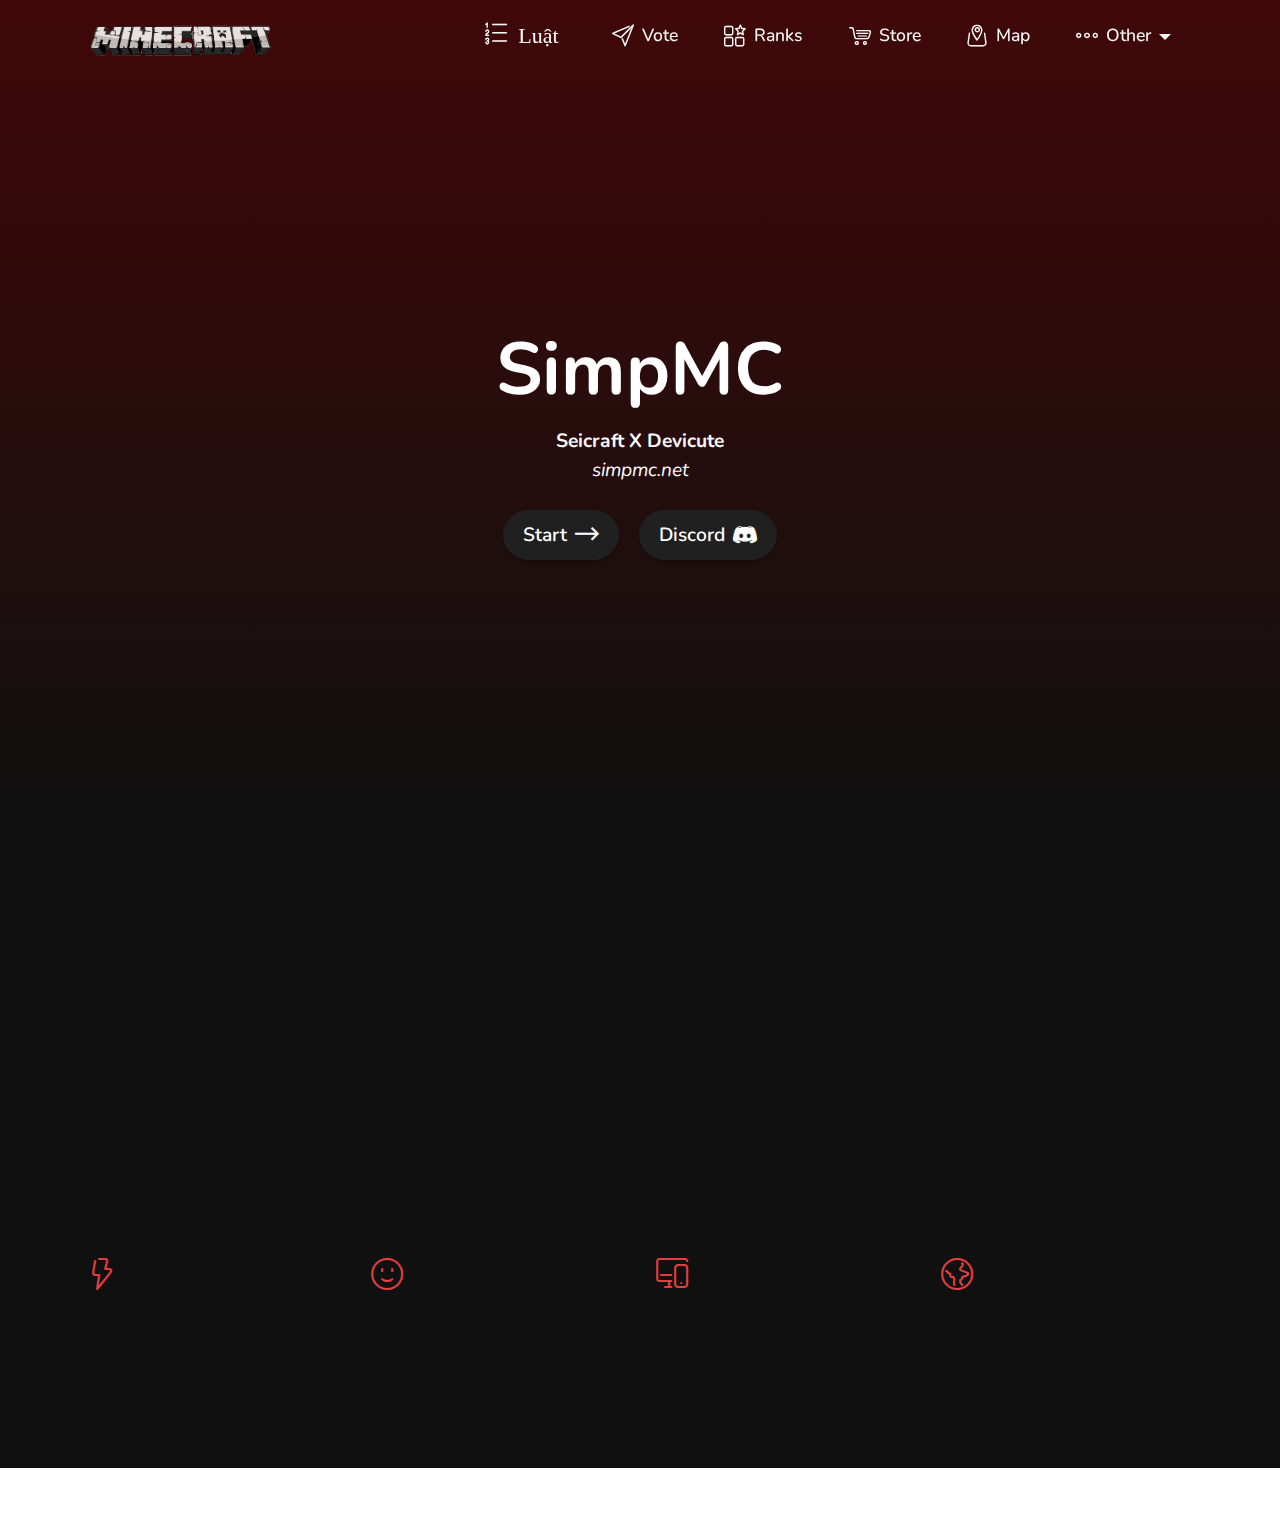
<file: index.html>
<!DOCTYPE html>
<html  >
<head>
  <!-- Site made with Mobirise Website Builder v5.4.0, https://mobirise.com -->
  <meta charset="UTF-8">
  <meta http-equiv="X-UA-Compatible" content="IE=edge">
  <meta name="generator" content="Mobirise v5.4.0, mobirise.com">
  <meta name="viewport" content="width=device-width, initial-scale=1, minimum-scale=1">
  <link rel="shortcut icon" href="assets/images/nd.png" type="image/x-icon">
  <meta name="description" content="Nether Depths Homepage">
  
  
  <title>Nether Depths - Home</title>
  <link rel="stylesheet" href="assets/web/assets/mobirise-icons2/mobirise2.css">
  <link rel="stylesheet" href="assets/web/assets/mobirise-icons-bold/mobirise-icons-bold.css">
  <link rel="stylesheet" href="assets/bootstrap/css/bootstrap.min.css">
  <link rel="stylesheet" href="assets/bootstrap/css/bootstrap-grid.min.css">
  <link rel="stylesheet" href="assets/bootstrap/css/bootstrap-reboot.min.css">
  <link rel="stylesheet" href="assets/animatecss/animate.css">
  <link rel="stylesheet" href="assets/dropdown/css/style.css">
  <link rel="stylesheet" href="assets/socicon/css/styles.css">
  <link rel="stylesheet" href="assets/theme/css/style.css">
  <link rel="preload" href="https://fonts.googleapis.com/css?family=Nunito:200,200i,300,300i,400,400i,600,600i,700,700i,800,800i,900,900i&display=swap" as="style" onload="this.onload=null;this.rel='stylesheet'">
  <noscript><link rel="stylesheet" href="https://fonts.googleapis.com/css?family=Nunito:200,200i,300,300i,400,400i,600,600i,700,700i,800,800i,900,900i&display=swap"></noscript>
  <link rel="preload" as="style" href="assets/mobirise/css/mbr-additional.css"><link rel="stylesheet" href="assets/mobirise/css/mbr-additional.css" type="text/css">
  
  
  
  
</head>
<body>
  
  <section data-bs-version="5" class="menu menu1 cid-su8TkaiHdZ" once="menu" id="menu1-1m">
    

    <nav class="navbar navbar-dropdown navbar-fixed-top navbar-expand-lg">
        <div class="container">
            <div class="navbar-brand">
                <span class="navbar-logo">
                    <a href="index.html">
                        <img src="assets/images/download-1.png" alt="Nether Depths" style="height: 3rem;">
                    </a>
                </span>
                
            </div>
            <button class="navbar-toggler" type="button" data-toggle="collapse" data-bs-toggle="collapse" data-target="#navbarSupportedContent" data-bs-target="#navbarSupportedContent" aria-controls="navbarNavAltMarkup" aria-expanded="false" aria-label="Toggle navigation">
                <div class="hamburger">
                    <span></span>
                    <span></span>
                    <span></span>
                    <span></span>
                </div>
            </button>
            <div class="collapse navbar-collapse" id="navbarSupportedContent">
                <ul class="navbar-nav nav-dropdown nav-right" data-app-modern-menu="true"><li class="nav-item"><a class="nav-link link text-white text-primary display-4" href="rules.html"><span class="mbrib-numbered-list mbr-iconfont mbr-iconfont-btn">&nbsp;Luật</span></a>
                    </li><li class="nav-item"><a class="nav-link link text-white text-primary display-4" href="vote.html"><span class="mbrib-paper-plane mbr-iconfont mbr-iconfont-btn"></span>Vote</a></li><li class="nav-item"><a class="nav-link link text-white text-primary display-4" href="ranks.html"><span class="mbrib-features mbr-iconfont mbr-iconfont-btn"></span>Ranks</a></li><li class="nav-item"><a class="nav-link link text-white text-primary display-4" href="https://netherdepths.tebex.io"><span class="mbrib-shopping-cart mbr-iconfont mbr-iconfont-btn"></span>Store</a></li><li class="nav-item"><a class="nav-link link text-white text-primary display-4" href="https://map.netherdepths.com"><span class="mbrib-map-pin mbr-iconfont mbr-iconfont-btn"></span>Map</a></li><li class="nav-item dropdown"><a class="nav-link link text-white text-primary dropdown-toggle display-4" href="#" data-toggle="dropdown-submenu" data-bs-toggle="dropdown-submenu" aria-expanded="false"><span class="mbrib-more-horizontal mbr-iconfont mbr-iconfont-btn"></span>Other</a><div class="dropdown-menu"><a class="text-white text-primary dropdown-item display-4" href="https://plan.netherdepths.com"><span class="mbrib-growing-chart mbr-iconfont mbr-iconfont-btn"></span>Analytics</a><a class="text-white text-primary dropdown-item display-4" href="stats.html"><span class="mbrib-database mbr-iconfont mbr-iconfont-btn"></span>Statistics</a><a class="text-white text-primary dropdown-item display-4" href="forms.html"><span class="mbrib-contact-form mbr-iconfont mbr-iconfont-btn"></span>Forms</a><a class="text-white text-primary dropdown-item display-4" href="rgb.html"><span class="mobi-mbri mobi-mbri-change-style mbr-iconfont mbr-iconfont-btn"></span>Gradients</a><a class="text-white text-primary dropdown-item display-4" href="downloads.html"><span class="mbrib-download mbr-iconfont mbr-iconfont-btn"></span>Downloads</a></div></li></ul>
                
                
            </div>
        </div>
    </nav>
</section>

<section data-bs-version="5" class="header18 cid-su88bUIxYe mbr-fullscreen" id="header18-2">

    

    

    <div class="align-center container">
        <div class="row justify-content-center">
            <div class="col-12 col-lg-9">
                <h1 class="mbr-section-title mbr-fonts-style mbr-white mb-3 display-1"><strong>SimpMC</strong></h1>
                
                <p class="mbr-text mbr-fonts-style mbr-white display-7"><strong>Seicraft X Devicute<br></strong><em>simpmc.net</em></p>
                <div class="mbr-section-btn mt-3"><a class="btn btn-secondary display-7" href="rules.html"><span class="mobi-mbri mobi-mbri-right mbr-iconfont mbr-iconfont-btn"></span>Start</a>  <a class="btn btn-secondary display-7" href="https://discord.devicute.ga"><span class="socicon socicon-discord mbr-iconfont mbr-iconfont-btn"></span>Discord</a></div>
            </div>
        </div>
    </div>
</section>

<section data-bs-version="5" class="features17 cid-su8bG4yQCd" id="features18-4">

    

    
    <div class="container">
        <div class="mbr-section-head">
            <div class="col-12">
                <h4 class="mbr-section-title mbr-fonts-style align-center mb-0 display-2"><strong>Lí do bạn nên chơi SimpMC</strong></h4>
                
            </div>
        </div>
        <div class="row mt-4">
            <div class="col-12 col-md-6">
                <div class="card-wrapper mb-4">
                    
                </div>
            </div>
            
            
            
        </div>
    </div>
</section>

<section data-bs-version="5" class="features14 cid-su89GHTqDO" id="features15-3">

    
    
    <div class="container">
        <div class="row justify-content-center">
            <div class="card col-12 col-md-6 col-lg-3">
                <div class="card-wrapper">
                    <span class="mbr-iconfont m-auto mbrib-speed"></span>
                    <div class="card-box">
                        <h4 class="card-title mbr-fonts-style mb-2 display-7"><strong>Trải nghiệm mượt mà</strong></h4>
                        <h5 class="card-text mbr-fonts-style display-4">Chúng tôi tự tin&nbsp;với sự đầu tư tỉ mỉ có&nbsp;thể đem lại trải nghiệm tốt nhất cho mọi người!</h5>
                    </div>
                </div>
            </div>
            <div class="card col-12 col-md-6 col-lg-3">
                <div class="card-wrapper">
                    <span class="mbr-iconfont m-auto mbrib-smile-face"></span>
                    <div class="card-box">
                        <h4 class="card-title mbr-fonts-style mb-2 display-7"><strong>Công đồng thân thiên</strong></h4>
                        <h5 class="card-text mbr-fonts-style display-4">Staff của server sẽ luôn giúp bạn nếu bạn cần sự giúp đỡ kể cả trong game hoặc discord</h5>
                    </div>
                </div>
            </div>
            <div class="card col-12 col-md-6 col-lg-3">
                <div class="card-wrapper">
                    <span class="mbr-iconfont m-auto mbrib-responsive"></span>
                    <div class="card-box">
                        <h4 class="card-title mbr-fonts-style mb-2 display-7"><strong>Đa nền tảng</strong></h4>
                        <h5 class="card-text mbr-fonts-style display-4">Bạn không có máy tính?&nbsp;<br>Bạn chơi PE?<br>Không phải lo, server SimpMC hỗ trợ cả Bedrock và Java</h5>
                    </div>

                </div>
            </div>
            <div class="card col-12 col-md-6 col-lg-3">
                <div class="card-wrapper">
                    <span class="mbr-iconfont m-auto mbrib-globe"></span>
                    <div class="card-box">
                        <h4 class="card-title mbr-fonts-style mb-2 display-7"><strong>Kingdoms</strong></h4>
                        <h5 class="card-text mbr-fonts-style display-4">Là một trong những server ở Việt Nam đầu tiên thực hiện thể loại chơi này. Đảm bảo sẽ đem đến cho bạn những trải nghiệm độc nhất</h5>
                    </div>
                </div>
            </div>
        </div>
    </div>
</section><section style="background-color: #fff; font-family: -apple-system, BlinkMacSystemFont, 'Segoe UI', 'Roboto', 'Helvetica Neue', Arial, sans-serif; color:#aaa; font-size:12px; padding: 0; align-items: center; display: flex;"><a href="https://mobirise.site/x" style="flex: 1 1; height: 3rem; padding-left: 1rem;"></a><p style="flex: 0 0 auto; margin:0; padding-right:1rem;">Created with Mobirise - <a href="https://mobirise.site/k" style="color:#aaa;">Find out</a></p></section><script src="assets/bootstrap/js/bootstrap.bundle.min.js"></script>  <script src="assets/smoothscroll/smooth-scroll.js"></script>  <script src="assets/ytplayer/index.js"></script>  <script src="assets/dropdown/js/navbar-dropdown.js"></script>  <script src="assets/theme/js/script.js"></script>  
  
  
  <input name="animation" type="hidden">
  </body>
</html>
</file>
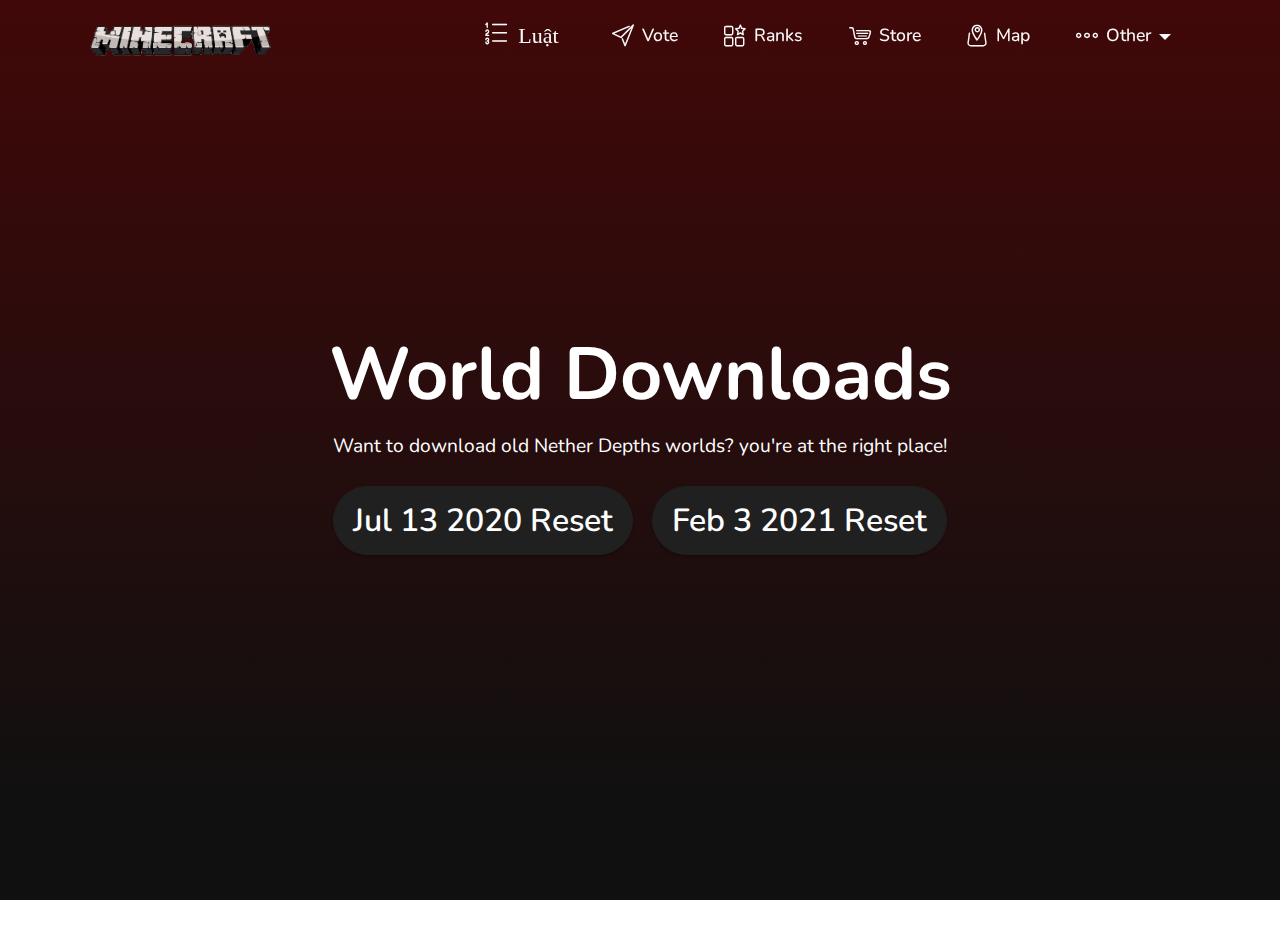
<file: downloads.html>
<!DOCTYPE html>
<html  >
<head>
  <!-- Site made with Mobirise Website Builder v5.4.0, https://mobirise.com -->
  <meta charset="UTF-8">
  <meta http-equiv="X-UA-Compatible" content="IE=edge">
  <meta name="generator" content="Mobirise v5.4.0, mobirise.com">
  <meta name="viewport" content="width=device-width, initial-scale=1, minimum-scale=1">
  <link rel="shortcut icon" href="assets/images/nd.png" type="image/x-icon">
  <meta name="description" content="Nether Depths World Downloads">
  
  
  <title>Nether Depths - Downloads</title>
  <link rel="stylesheet" href="assets/web/assets/mobirise-icons2/mobirise2.css">
  <link rel="stylesheet" href="assets/web/assets/mobirise-icons-bold/mobirise-icons-bold.css">
  <link rel="stylesheet" href="assets/bootstrap/css/bootstrap.min.css">
  <link rel="stylesheet" href="assets/bootstrap/css/bootstrap-grid.min.css">
  <link rel="stylesheet" href="assets/bootstrap/css/bootstrap-reboot.min.css">
  <link rel="stylesheet" href="assets/animatecss/animate.css">
  <link rel="stylesheet" href="assets/dropdown/css/style.css">
  <link rel="stylesheet" href="assets/socicon/css/styles.css">
  <link rel="stylesheet" href="assets/theme/css/style.css">
  <link rel="preload" href="https://fonts.googleapis.com/css?family=Nunito:200,200i,300,300i,400,400i,600,600i,700,700i,800,800i,900,900i&display=swap" as="style" onload="this.onload=null;this.rel='stylesheet'">
  <noscript><link rel="stylesheet" href="https://fonts.googleapis.com/css?family=Nunito:200,200i,300,300i,400,400i,600,600i,700,700i,800,800i,900,900i&display=swap"></noscript>
  <link rel="preload" as="style" href="assets/mobirise/css/mbr-additional.css"><link rel="stylesheet" href="assets/mobirise/css/mbr-additional.css" type="text/css">
  
  
  
  
</head>
<body>
  
  <section data-bs-version="5" class="menu menu1 cid-su8TkaiHdZ" once="menu" id="menu1-1m">
    

    <nav class="navbar navbar-dropdown navbar-fixed-top navbar-expand-lg">
        <div class="container">
            <div class="navbar-brand">
                <span class="navbar-logo">
                    <a href="index.html">
                        <img src="assets/images/download-1.png" alt="Nether Depths" style="height: 3rem;">
                    </a>
                </span>
                
            </div>
            <button class="navbar-toggler" type="button" data-toggle="collapse" data-bs-toggle="collapse" data-target="#navbarSupportedContent" data-bs-target="#navbarSupportedContent" aria-controls="navbarNavAltMarkup" aria-expanded="false" aria-label="Toggle navigation">
                <div class="hamburger">
                    <span></span>
                    <span></span>
                    <span></span>
                    <span></span>
                </div>
            </button>
            <div class="collapse navbar-collapse" id="navbarSupportedContent">
                <ul class="navbar-nav nav-dropdown nav-right" data-app-modern-menu="true"><li class="nav-item"><a class="nav-link link text-white text-primary display-4" href="rules.html"><span class="mbrib-numbered-list mbr-iconfont mbr-iconfont-btn">&nbsp;Luật</span></a>
                    </li><li class="nav-item"><a class="nav-link link text-white text-primary display-4" href="vote.html"><span class="mbrib-paper-plane mbr-iconfont mbr-iconfont-btn"></span>Vote</a></li><li class="nav-item"><a class="nav-link link text-white text-primary display-4" href="ranks.html"><span class="mbrib-features mbr-iconfont mbr-iconfont-btn"></span>Ranks</a></li><li class="nav-item"><a class="nav-link link text-white text-primary display-4" href="https://netherdepths.tebex.io"><span class="mbrib-shopping-cart mbr-iconfont mbr-iconfont-btn"></span>Store</a></li><li class="nav-item"><a class="nav-link link text-white text-primary display-4" href="https://map.netherdepths.com"><span class="mbrib-map-pin mbr-iconfont mbr-iconfont-btn"></span>Map</a></li><li class="nav-item dropdown"><a class="nav-link link text-white text-primary dropdown-toggle display-4" href="#" data-toggle="dropdown-submenu" data-bs-toggle="dropdown-submenu" aria-expanded="false"><span class="mbrib-more-horizontal mbr-iconfont mbr-iconfont-btn"></span>Other</a><div class="dropdown-menu"><a class="text-white text-primary dropdown-item display-4" href="https://plan.netherdepths.com"><span class="mbrib-growing-chart mbr-iconfont mbr-iconfont-btn"></span>Analytics</a><a class="text-white text-primary dropdown-item display-4" href="stats.html"><span class="mbrib-database mbr-iconfont mbr-iconfont-btn"></span>Statistics</a><a class="text-white text-primary dropdown-item display-4" href="forms.html"><span class="mbrib-contact-form mbr-iconfont mbr-iconfont-btn"></span>Forms</a><a class="text-white text-primary dropdown-item display-4" href="rgb.html"><span class="mobi-mbri mobi-mbri-change-style mbr-iconfont mbr-iconfont-btn"></span>Gradients</a><a class="text-white text-primary dropdown-item display-4" href="downloads.html"><span class="mbrib-download mbr-iconfont mbr-iconfont-btn"></span>Downloads</a></div></li></ul>
                
                
            </div>
        </div>
    </nav>
</section>

<section data-bs-version="5" class="header18 cid-su8Go5Gwpt mbr-fullscreen" id="header18-1j">

    

    

    <div class="align-center container">
        <div class="row justify-content-center">
            <div class="col-12 col-lg-12">
                <h1 class="mbr-section-title mbr-fonts-style mbr-white mb-3 display-1"><strong>World Downloads</strong></h1>
                
                <p class="mbr-text mbr-fonts-style mbr-white display-7">Want to download old Nether Depths worlds? you're at the right place!<br></p>
                <div class="mbr-section-btn mt-3"><a class="btn btn-secondary display-5" href="https://mega.nz/file/uls0nbrZ#F4T-oRKDW1nFR0NRvVX38VrIf0DFr1ZvQEYTL0bRKLY" target="_blank">Jul 13 2020&nbsp;Reset</a>  <a class="btn btn-secondary display-5" href="https://mega.nz/file/TgFS0LIJ#-GEdMsq2yeKINKAgftAJ_4K3p7A2tj-3pbwUKjTNBTQ" target="_blank">Feb 3 2021 Reset</a></div>
            </div>
        </div>
    </div>
</section><section style="background-color: #fff; font-family: -apple-system, BlinkMacSystemFont, 'Segoe UI', 'Roboto', 'Helvetica Neue', Arial, sans-serif; color:#aaa; font-size:12px; padding: 0; align-items: center; display: flex;"><a href="https://mobirise.site/m" style="flex: 1 1; height: 3rem; padding-left: 1rem;"></a><p style="flex: 0 0 auto; margin:0; padding-right:1rem;"><a href="https://mobirise.site/t" style="color:#aaa;">Made</a> with Mobirise bootstrap website templates</p></section><script src="assets/bootstrap/js/bootstrap.bundle.min.js"></script>  <script src="assets/smoothscroll/smooth-scroll.js"></script>  <script src="assets/ytplayer/index.js"></script>  <script src="assets/dropdown/js/navbar-dropdown.js"></script>  <script src="assets/theme/js/script.js"></script>  
  
  
  <input name="animation" type="hidden">
  </body>
</html>
</file>
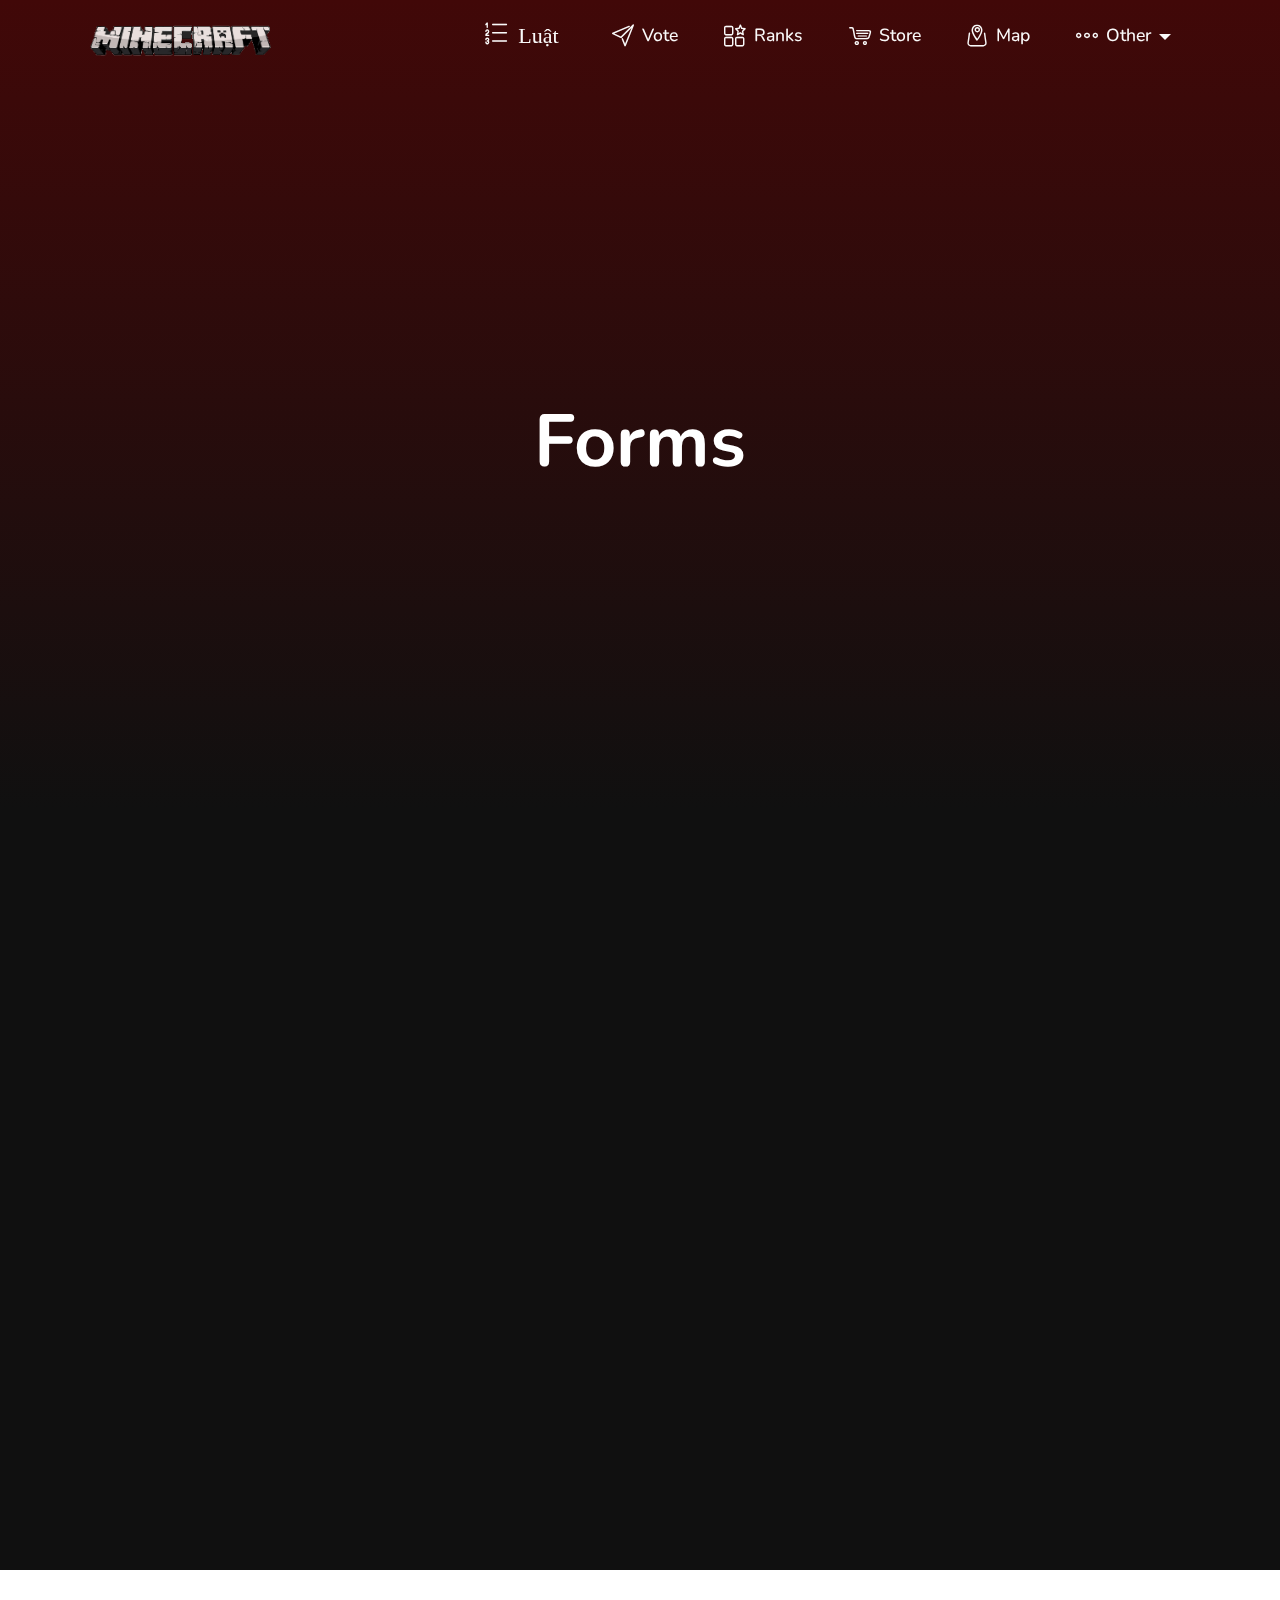
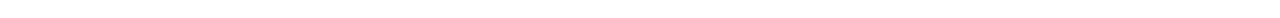
<file: forms.html>
<!DOCTYPE html>
<html  >
<head>
  <!-- Site made with Mobirise Website Builder v5.4.0, https://mobirise.com -->
  <meta charset="UTF-8">
  <meta http-equiv="X-UA-Compatible" content="IE=edge">
  <meta name="generator" content="Mobirise v5.4.0, mobirise.com">
  <meta name="viewport" content="width=device-width, initial-scale=1, minimum-scale=1">
  <link rel="shortcut icon" href="assets/images/nd.png" type="image/x-icon">
  <meta name="description" content="Nether Depths Forms">
  
  
  <title>Nether Depths - Forms</title>
  <link rel="stylesheet" href="assets/web/assets/mobirise-icons2/mobirise2.css">
  <link rel="stylesheet" href="assets/web/assets/mobirise-icons-bold/mobirise-icons-bold.css">
  <link rel="stylesheet" href="assets/bootstrap/css/bootstrap.min.css">
  <link rel="stylesheet" href="assets/bootstrap/css/bootstrap-grid.min.css">
  <link rel="stylesheet" href="assets/bootstrap/css/bootstrap-reboot.min.css">
  <link rel="stylesheet" href="assets/animatecss/animate.css">
  <link rel="stylesheet" href="assets/dropdown/css/style.css">
  <link rel="stylesheet" href="assets/socicon/css/styles.css">
  <link rel="stylesheet" href="assets/theme/css/style.css">
  <link rel="preload" href="https://fonts.googleapis.com/css?family=Nunito:200,200i,300,300i,400,400i,600,600i,700,700i,800,800i,900,900i&display=swap" as="style" onload="this.onload=null;this.rel='stylesheet'">
  <noscript><link rel="stylesheet" href="https://fonts.googleapis.com/css?family=Nunito:200,200i,300,300i,400,400i,600,600i,700,700i,800,800i,900,900i&display=swap"></noscript>
  <link rel="preload" as="style" href="assets/mobirise/css/mbr-additional.css"><link rel="stylesheet" href="assets/mobirise/css/mbr-additional.css" type="text/css">
  
  
  
  
</head>
<body>
  
  <section data-bs-version="5" class="menu menu1 cid-su8TkaiHdZ" once="menu" id="menu1-1m">
    

    <nav class="navbar navbar-dropdown navbar-fixed-top navbar-expand-lg">
        <div class="container">
            <div class="navbar-brand">
                <span class="navbar-logo">
                    <a href="index.html">
                        <img src="assets/images/download-1.png" alt="Nether Depths" style="height: 3rem;">
                    </a>
                </span>
                
            </div>
            <button class="navbar-toggler" type="button" data-toggle="collapse" data-bs-toggle="collapse" data-target="#navbarSupportedContent" data-bs-target="#navbarSupportedContent" aria-controls="navbarNavAltMarkup" aria-expanded="false" aria-label="Toggle navigation">
                <div class="hamburger">
                    <span></span>
                    <span></span>
                    <span></span>
                    <span></span>
                </div>
            </button>
            <div class="collapse navbar-collapse" id="navbarSupportedContent">
                <ul class="navbar-nav nav-dropdown nav-right" data-app-modern-menu="true"><li class="nav-item"><a class="nav-link link text-white text-primary display-4" href="rules.html"><span class="mbrib-numbered-list mbr-iconfont mbr-iconfont-btn">&nbsp;Luật</span></a>
                    </li><li class="nav-item"><a class="nav-link link text-white text-primary display-4" href="vote.html"><span class="mbrib-paper-plane mbr-iconfont mbr-iconfont-btn"></span>Vote</a></li><li class="nav-item"><a class="nav-link link text-white text-primary display-4" href="ranks.html"><span class="mbrib-features mbr-iconfont mbr-iconfont-btn"></span>Ranks</a></li><li class="nav-item"><a class="nav-link link text-white text-primary display-4" href="https://netherdepths.tebex.io"><span class="mbrib-shopping-cart mbr-iconfont mbr-iconfont-btn"></span>Store</a></li><li class="nav-item"><a class="nav-link link text-white text-primary display-4" href="https://map.netherdepths.com"><span class="mbrib-map-pin mbr-iconfont mbr-iconfont-btn"></span>Map</a></li><li class="nav-item dropdown"><a class="nav-link link text-white text-primary dropdown-toggle display-4" href="#" data-toggle="dropdown-submenu" data-bs-toggle="dropdown-submenu" aria-expanded="false"><span class="mbrib-more-horizontal mbr-iconfont mbr-iconfont-btn"></span>Other</a><div class="dropdown-menu"><a class="text-white text-primary dropdown-item display-4" href="https://plan.netherdepths.com"><span class="mbrib-growing-chart mbr-iconfont mbr-iconfont-btn"></span>Analytics</a><a class="text-white text-primary dropdown-item display-4" href="stats.html"><span class="mbrib-database mbr-iconfont mbr-iconfont-btn"></span>Statistics</a><a class="text-white text-primary dropdown-item display-4" href="forms.html"><span class="mbrib-contact-form mbr-iconfont mbr-iconfont-btn"></span>Forms</a><a class="text-white text-primary dropdown-item display-4" href="rgb.html"><span class="mobi-mbri mobi-mbri-change-style mbr-iconfont mbr-iconfont-btn"></span>Gradients</a><a class="text-white text-primary dropdown-item display-4" href="downloads.html"><span class="mbrib-download mbr-iconfont mbr-iconfont-btn"></span>Downloads</a></div></li></ul>
                
                
            </div>
        </div>
    </nav>
</section>

<section data-bs-version="5" class="header18 cid-su8T3AE8Am mbr-fullscreen" id="header18-1k">

    

    

    <div class="align-center container">
        <div class="row justify-content-center">
            <div class="col-12 col-lg-12">
                <h1 class="mbr-section-title mbr-fonts-style mbr-white mb-3 display-1"><strong>Forms</strong></h1>
                
                
                
            </div>
        </div>
    </div>
</section>

<section data-bs-version="5" class="features17 cid-su8UzifC3T" id="features18-1t">

    

    
    <div class="container">
        
        <div class="row mt-4">
            <div class="col-12 col-md-6 col-lg-4">
                <div class="card-wrapper mb-4">
                    <div class="card-box align-left">
                        <h4 class="card-title mbr-fonts-style align-left display-7">
                            <strong>Ban Appeal</strong></h4>
                        <p class="mbr-text mbr-fonts-style mb-3 display-7">Got banned and want to come back? Use this form<br><br>It could take 1-2 days for us to review your appeal. While your appeal is being reviewed, do not remind staff to check your appeal. If your appeal is denied, we will notify you on your choice of contact.<br></p><div class="link-wrap">
                                <h6 class="link mbr-fonts-style align-left display-4"><a class="text-primary" href="https://bit.ly/NDAppeal">Ban Appeal Form &gt;</a>
                                </h6>
                            </div>
                    </div>
                </div>
            </div>
            <div class="col-12 col-md-6 col-lg-4">
                <div class="card-wrapper mb-4">
                    <div class="card-box align-left">
                        <h4 class="card-title mbr-fonts-style align-left display-7">
                            <strong>Staff Application</strong></h4>
                        <p class="mbr-text mbr-fonts-style mb-3 display-7">
                            Want to apply for staff?<br>Use this form<br><br>Do not remind staff to check your application. You will be notified&nbsp;if your application has been accepted.<br><br><br></p><div class="link-wrap">
                                <h6 class="link mbr-fonts-style align-left display-4">
                                    <a class="text-primary" href="https://bit.ly/NDStaffApply">Staff Application Form &gt;</a>
                                </h6>
                            </div>
                    </div>
                </div>
            </div>
            <div class="col-12 col-md-6 col-lg-4">
                <div class="card-wrapper mb-4">
                    <div class="card-box align-left">
                        <h4 class="card-title mbr-fonts-style align-left display-7">
                            <strong>Builder Application</strong></h4>
                        <p class="mbr-text mbr-fonts-style mb-3 display-7">
                            Want to apply for Builder?<br>Use this form<br><br>Do not remind staff to check your application. You will be notified if your application has been accepted.&nbsp;<br>This is NOT a staff position<br><br></p><div class="link-wrap">
                                <h6 class="link mbr-fonts-style align-left display-4"><a class="text-primary" href="https://forms.gle/UTJG2LP1pEtjUqx68">Builder Application Form &gt;</a>
                                </h6>
                            </div>
                    </div>
                </div>
            </div>
            
        </div>
    </div>
</section><section style="background-color: #fff; font-family: -apple-system, BlinkMacSystemFont, 'Segoe UI', 'Roboto', 'Helvetica Neue', Arial, sans-serif; color:#aaa; font-size:12px; padding: 0; align-items: center; display: flex;"><a href="https://mobirise.site/t" style="flex: 1 1; height: 3rem; padding-left: 1rem;"></a><p style="flex: 0 0 auto; margin:0; padding-right:1rem;"><a href="https://mobirise.site/s" style="color:#aaa;">web page</a> was created with Mobirise website theme</p></section><script src="assets/bootstrap/js/bootstrap.bundle.min.js"></script>  <script src="assets/smoothscroll/smooth-scroll.js"></script>  <script src="assets/ytplayer/index.js"></script>  <script src="assets/dropdown/js/navbar-dropdown.js"></script>  <script src="assets/theme/js/script.js"></script>  
  
  
  <input name="animation" type="hidden">
  </body>
</html>
</file>
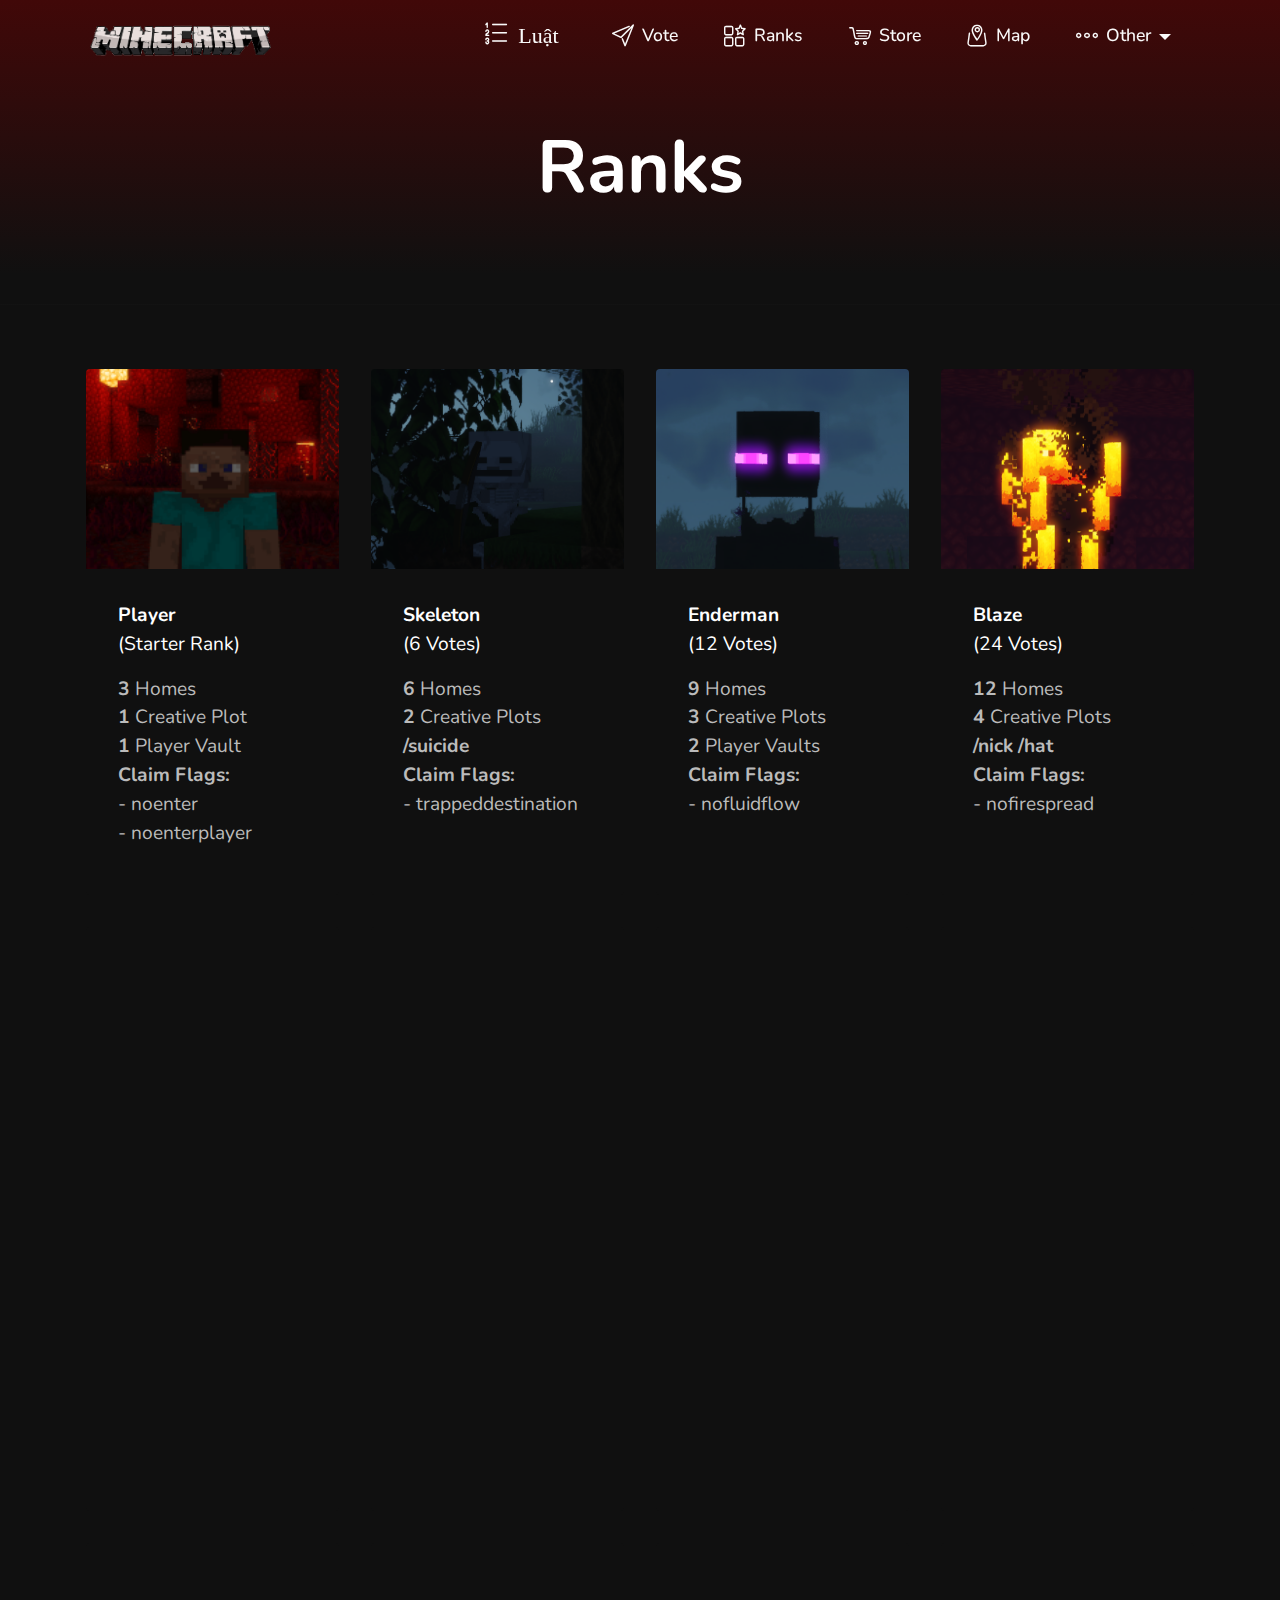
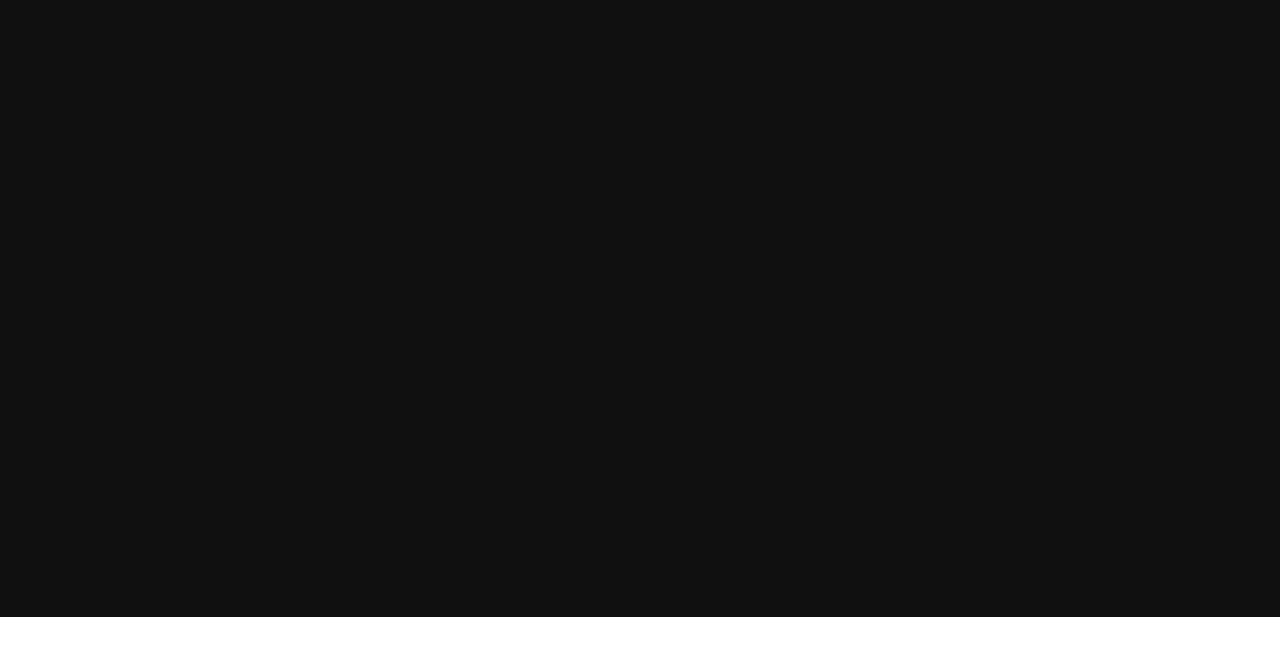
<file: ranks.html>
<!DOCTYPE html>
<html  >
<head>
  <!-- Site made with Mobirise Website Builder v5.4.0, https://mobirise.com -->
  <meta charset="UTF-8">
  <meta http-equiv="X-UA-Compatible" content="IE=edge">
  <meta name="generator" content="Mobirise v5.4.0, mobirise.com">
  <meta name="viewport" content="width=device-width, initial-scale=1, minimum-scale=1">
  <link rel="shortcut icon" href="assets/images/nd.png" type="image/x-icon">
  <meta name="description" content="Nether Depths Ranks">
  
  
  <title>Nether Depths - Ranks</title>
  <link rel="stylesheet" href="assets/web/assets/mobirise-icons2/mobirise2.css">
  <link rel="stylesheet" href="assets/web/assets/mobirise-icons-bold/mobirise-icons-bold.css">
  <link rel="stylesheet" href="assets/bootstrap/css/bootstrap.min.css">
  <link rel="stylesheet" href="assets/bootstrap/css/bootstrap-grid.min.css">
  <link rel="stylesheet" href="assets/bootstrap/css/bootstrap-reboot.min.css">
  <link rel="stylesheet" href="assets/animatecss/animate.css">
  <link rel="stylesheet" href="assets/dropdown/css/style.css">
  <link rel="stylesheet" href="assets/socicon/css/styles.css">
  <link rel="stylesheet" href="assets/theme/css/style.css">
  <link rel="preload" href="https://fonts.googleapis.com/css?family=Nunito:200,200i,300,300i,400,400i,600,600i,700,700i,800,800i,900,900i&display=swap" as="style" onload="this.onload=null;this.rel='stylesheet'">
  <noscript><link rel="stylesheet" href="https://fonts.googleapis.com/css?family=Nunito:200,200i,300,300i,400,400i,600,600i,700,700i,800,800i,900,900i&display=swap"></noscript>
  <link rel="preload" as="style" href="assets/mobirise/css/mbr-additional.css"><link rel="stylesheet" href="assets/mobirise/css/mbr-additional.css" type="text/css">
  
  
  
  
</head>
<body>
  
  <section data-bs-version="5" class="menu menu1 cid-su8TkaiHdZ" once="menu" id="menu1-1m">
    

    <nav class="navbar navbar-dropdown navbar-fixed-top navbar-expand-lg">
        <div class="container">
            <div class="navbar-brand">
                <span class="navbar-logo">
                    <a href="index.html">
                        <img src="assets/images/download-1.png" alt="Nether Depths" style="height: 3rem;">
                    </a>
                </span>
                
            </div>
            <button class="navbar-toggler" type="button" data-toggle="collapse" data-bs-toggle="collapse" data-target="#navbarSupportedContent" data-bs-target="#navbarSupportedContent" aria-controls="navbarNavAltMarkup" aria-expanded="false" aria-label="Toggle navigation">
                <div class="hamburger">
                    <span></span>
                    <span></span>
                    <span></span>
                    <span></span>
                </div>
            </button>
            <div class="collapse navbar-collapse" id="navbarSupportedContent">
                <ul class="navbar-nav nav-dropdown nav-right" data-app-modern-menu="true"><li class="nav-item"><a class="nav-link link text-white text-primary display-4" href="rules.html"><span class="mbrib-numbered-list mbr-iconfont mbr-iconfont-btn">&nbsp;Luật</span></a>
                    </li><li class="nav-item"><a class="nav-link link text-white text-primary display-4" href="vote.html"><span class="mbrib-paper-plane mbr-iconfont mbr-iconfont-btn"></span>Vote</a></li><li class="nav-item"><a class="nav-link link text-white text-primary display-4" href="ranks.html"><span class="mbrib-features mbr-iconfont mbr-iconfont-btn"></span>Ranks</a></li><li class="nav-item"><a class="nav-link link text-white text-primary display-4" href="https://netherdepths.tebex.io"><span class="mbrib-shopping-cart mbr-iconfont mbr-iconfont-btn"></span>Store</a></li><li class="nav-item"><a class="nav-link link text-white text-primary display-4" href="https://map.netherdepths.com"><span class="mbrib-map-pin mbr-iconfont mbr-iconfont-btn"></span>Map</a></li><li class="nav-item dropdown"><a class="nav-link link text-white text-primary dropdown-toggle display-4" href="#" data-toggle="dropdown-submenu" data-bs-toggle="dropdown-submenu" aria-expanded="false"><span class="mbrib-more-horizontal mbr-iconfont mbr-iconfont-btn"></span>Other</a><div class="dropdown-menu"><a class="text-white text-primary dropdown-item display-4" href="https://plan.netherdepths.com"><span class="mbrib-growing-chart mbr-iconfont mbr-iconfont-btn"></span>Analytics</a><a class="text-white text-primary dropdown-item display-4" href="stats.html"><span class="mbrib-database mbr-iconfont mbr-iconfont-btn"></span>Statistics</a><a class="text-white text-primary dropdown-item display-4" href="forms.html"><span class="mbrib-contact-form mbr-iconfont mbr-iconfont-btn"></span>Forms</a><a class="text-white text-primary dropdown-item display-4" href="rgb.html"><span class="mobi-mbri mobi-mbri-change-style mbr-iconfont mbr-iconfont-btn"></span>Gradients</a><a class="text-white text-primary dropdown-item display-4" href="downloads.html"><span class="mbrib-download mbr-iconfont mbr-iconfont-btn"></span>Downloads</a></div></li></ul>
                
                
            </div>
        </div>
    </nav>
</section>

<section data-bs-version="5" class="header18 cid-su8CdQplkv" id="header18-y">

    

    

    <div class="align-center container">
        <div class="row justify-content-center">
            <div class="col-12 col-lg-12">
                <h1 class="mbr-section-title mbr-fonts-style mbr-white mb-3 display-1"><strong>Ranks</strong></h1>
                
                
                
            </div>
        </div>
    </div>
</section>

<section data-bs-version="5" class="gallery3 cid-su8CktdETm" id="gallery3-z">
    
    
    <div class="container">
        
        <div class="row mt-4">
            <div class="item features-image сol-12 col-md-6 col-lg-3">
                <div class="item-wrapper">
                    <div class="item-img">
                        <img src="assets/images/2020-12-22-10.51.43-506x272.png" alt="">
                    </div>
                    <div class="item-content">
                        <h5 class="item-title mbr-fonts-style display-7">
                            <strong>Player</strong><strong><br></strong>(Starter Rank)</h5>
                        
                        <p class="mbr-text mbr-fonts-style mt-3 display-7"><strong>3 </strong>Homes<br><strong>1 </strong>Creative Plot<br><strong>1 </strong>Player Vault<br><strong>Claim Flags:</strong> <br>- noenter<br>- noenterplayer</p>
                    </div>
                    
                </div>
            </div>
            <div class="item features-image сol-12 col-md-6 col-lg-3">
                <div class="item-wrapper">
                    <div class="item-img">
                        <img src="assets/images/2021-07-23-20.30.25.png" alt="">
                    </div>
                    <div class="item-content">
                        <h5 class="item-title mbr-fonts-style display-7">
                            <strong>Skeleton</strong><strong><br></strong>(6 Votes)</h5>
                        
                        <p class="mbr-text mbr-fonts-style mt-3 display-7"><strong>6 </strong>Homes<br><strong>2 </strong>Creative Plots<br><strong>/suicide</strong><br><strong>Claim Flags:</strong><strong><br></strong>- trappeddestination<br></p>
                    </div>
                    
                </div>
            </div>
            
            <div class="item features-image сol-12 col-md-6 col-lg-3">
                <div class="item-wrapper">
                    <div class="item-img">
                        <img src="assets/images/2021-07-23-20.31.49-1.png" alt="" data-slide-to="2" data-bs-slide-to="2">
                    </div>
                    <div class="item-content">
                        <h5 class="item-title mbr-fonts-style display-7">
                            <strong>Enderman</strong><strong><br></strong>(12 Votes)</h5>
                        
                        <p class="mbr-text mbr-fonts-style mt-3 display-7"><strong>9 </strong>Homes<br><strong>3 </strong>Creative Plots<br><strong>2 </strong>Player Vaults<br><strong>Claim Flags:</strong><br>-&nbsp;nofluidflow<br></p>
                    </div>
                    
                </div>
            </div><div class="item features-image сol-12 col-md-6 col-lg-3">
                <div class="item-wrapper">
                    <div class="item-img">
                        <img src="assets/images/2021-07-23-20.35.58.png" alt="" title="" data-slide-to="3" data-bs-slide-to="3">
                    </div>
                    <div class="item-content">
                        <h5 class="item-title mbr-fonts-style display-7">
                            <strong>Blaze</strong><strong><br></strong>(24 Votes)</h5>
                        
                        <p class="mbr-text mbr-fonts-style mt-3 display-7"><strong>12 </strong>Homes<br><strong>4 </strong>Creative Plots<br><strong>/nick /hat</strong><br><strong>Claim Flags:</strong><br>- nofirespread<br></p>
                    </div>
                    
                </div>
            </div><div class="item features-image сol-12 col-md-6 col-lg-3">
                <div class="item-wrapper">
                    <div class="item-img">
                        <img src="assets/images/2021-07-23-20.37.21.png" alt="" title="" data-slide-to="5" data-bs-slide-to="5">
                    </div>
                    <div class="item-content">
                        <h5 class="item-title mbr-fonts-style display-7">
                            <strong>Strider</strong><strong><br></strong>(48 Votes)</h5>
                        
                        <p class="mbr-text mbr-fonts-style mt-3 display-7"><strong>15 </strong>Homes<br><strong>5 </strong>Creative Plots<br><strong>3 </strong>Player Vaults<br><strong>/craft</strong><br><strong>Claim Flags:</strong><br>- noitemdrop<br>- nofiredamage<br><br></p>
                    </div>
                    
                </div>
            </div><div class="item features-image сol-12 col-md-6 col-lg-3">
                <div class="item-wrapper">
                    <div class="item-img">
                        <img src="assets/images/2021-07-23-20.39.51.png" alt="" title="" data-slide-to="6" data-bs-slide-to="6">
                    </div>
                    <div class="item-content">
                        <h5 class="item-title mbr-fonts-style display-7"><strong>Hoglin</strong><strong><br></strong>(84 Votes)</h5>
                        
                        <p class="mbr-text mbr-fonts-style mt-3 display-7"><strong>18 </strong>Homes<br><strong>6 </strong>Creative Plots<br><strong>Claim Flags:</strong><br>- exitmessage<br>- entermessage<br>- noelytra</p>
                    </div>
                    
                </div>
            </div><div class="item features-image сol-12 col-md-6 col-lg-3">
                <div class="item-wrapper">
                    <div class="item-img">
                        <img src="assets/images/2021-07-23-20.41.38.png" alt="" title="" data-slide-to="7" data-bs-slide-to="7">
                    </div>
                    <div class="item-content">
                        <h5 class="item-title mbr-fonts-style display-7">
                            <strong>Axolotl</strong><strong><br></strong>(148 Votes)</h5>
                        
                        <p class="mbr-text mbr-fonts-style mt-3 display-7"><strong>21 </strong>Homes<br><strong>7 </strong>Creative Plots<br><strong>4 </strong>Player Vaults<br><strong>/ptime /pweather</strong><br><strong>Claim Flags:</strong><br>- novehicle<br>- playertime<br>- playerweather</p>
                    </div>
                    
                </div>
            </div><div class="item features-image сol-12 col-md-6 col-lg-3">
                <div class="item-wrapper">
                    <div class="item-img">
                        <img src="assets/images/maxresdefault-506x285.jpg" alt="" title="" data-slide-to="8" data-bs-slide-to="8">
                    </div>
                    <div class="item-content">
                        <h5 class="item-title mbr-fonts-style display-7"><strong>Warden</strong><strong><br></strong>(260 Votes)</h5>
                        
                        <p class="mbr-text mbr-fonts-style mt-3 display-7"><strong>24 </strong>Homes<br><strong>8 </strong>Creative Plots<br><strong>/rest</strong><br><strong>Claim Flags:<br></strong>- keepinventory<br>- keeplevel<br>- nohunger</p>
                    </div>
                    
                </div>
            </div><div class="item features-image сol-12 col-md-6 col-lg-3">
                <div class="item-wrapper">
                    <div class="item-img">
                        <img src="assets/images/2021-07-23-20.42.09.png" alt="" title="" data-slide-to="8" data-bs-slide-to="8">
                    </div>
                    <div class="item-content">
                        <h5 class="item-title mbr-fonts-style display-7"><strong>Glow Squid</strong><strong><br></strong>(456 Votes)</h5>
                        
                        <p class="mbr-text mbr-fonts-style mt-3 display-7"><strong>27&nbsp;</strong>Homes<br><strong>9&nbsp;</strong>Creative Plots<br><strong>10 </strong>Player Vaults<br><strong>/ranknick</strong><strong><br></strong>(Custom Rank)<br><strong>Claim Flags:<br></strong>- changebiome
<br>- noelytra
<br>- noenderpearl
<br>- noflight</p>
                    </div>
                    
                </div>
            </div><div class="item features-image сol-12 col-md-6 col-lg-3">
                <div class="item-wrapper">
                    <div class="item-img">
                        <img src="assets/images/2021-07-23-20.43.06.png" alt="" title="" data-slide-to="9" data-bs-slide-to="9">
                    </div>
                    <div class="item-content">
                        <h5 class="item-title mbr-fonts-style display-7"><strong>Ocelot</strong><strong><br></strong>(796 Votes)</h5>
                        
                        <p class="mbr-text mbr-fonts-style mt-3 display-7"><strong>30&nbsp;</strong>Homes<br><strong>10&nbsp;</strong>Creative Plots<br><strong>15 </strong>Player Vaults<br><strong>/nick formatting<br>/enderchest<br>/condense</strong><br></p>
                    </div>
                    
                </div>
            </div><div class="item features-image сol-12 col-md-6 col-lg-3">
                <div class="item-wrapper">
                    <div class="item-img">
                        <img src="assets/images/2020-12-22-11.06.36-696x374.png" alt="" title="" data-slide-to="10" data-bs-slide-to="10">
                    </div>
                    <div class="item-content">
                        <h5 class="item-title mbr-fonts-style display-7"><strong>VIP&nbsp;</strong><strong>($3.49-$28.49)</strong></h5>
                        
                        <p class="mbr-text mbr-fonts-style mt-3 display-7"><a href="https://netherdepths.tebex.io" class="text-primary">List of perks are at the donation store since we can't fit them in here!</a></p>
                    </div>
                    
                </div>
            </div><div class="item features-image сol-12 col-md-6 col-lg-3">
                <div class="item-wrapper">
                    <div class="item-img">
                        <img src="assets/images/2021-07-23-20.43.37.png" alt="" title="" data-slide-to="11" data-bs-slide-to="11">
                    </div>
                    <div class="item-content">
                        <h5 class="item-title mbr-fonts-style display-7"><strong>MVP ($5.49-$42.69)</strong></h5>
                        
                        <p class="mbr-text mbr-fonts-style mt-3 display-7"><a href="https://netherdepths.tebex.io" class="text-primary">List of perks are at the donation store since we can't fit them in here!</a></p>
                    </div>
                    
                </div>
            </div>
        </div>
    </div>
</section><section style="background-color: #fff; font-family: -apple-system, BlinkMacSystemFont, 'Segoe UI', 'Roboto', 'Helvetica Neue', Arial, sans-serif; color:#aaa; font-size:12px; padding: 0; align-items: center; display: flex;"><a href="https://mobirise.site/c" style="flex: 1 1; height: 3rem; padding-left: 1rem;"></a><p style="flex: 0 0 auto; margin:0; padding-right:1rem;">Made with Mobirise - <a href="https://mobirise.site/k" style="color:#aaa;">More</a></p></section><script src="assets/bootstrap/js/bootstrap.bundle.min.js"></script>  <script src="assets/smoothscroll/smooth-scroll.js"></script>  <script src="assets/ytplayer/index.js"></script>  <script src="assets/dropdown/js/navbar-dropdown.js"></script>  <script src="assets/theme/js/script.js"></script>  
  
  
  <input name="animation" type="hidden">
  </body>
</html>
</file>
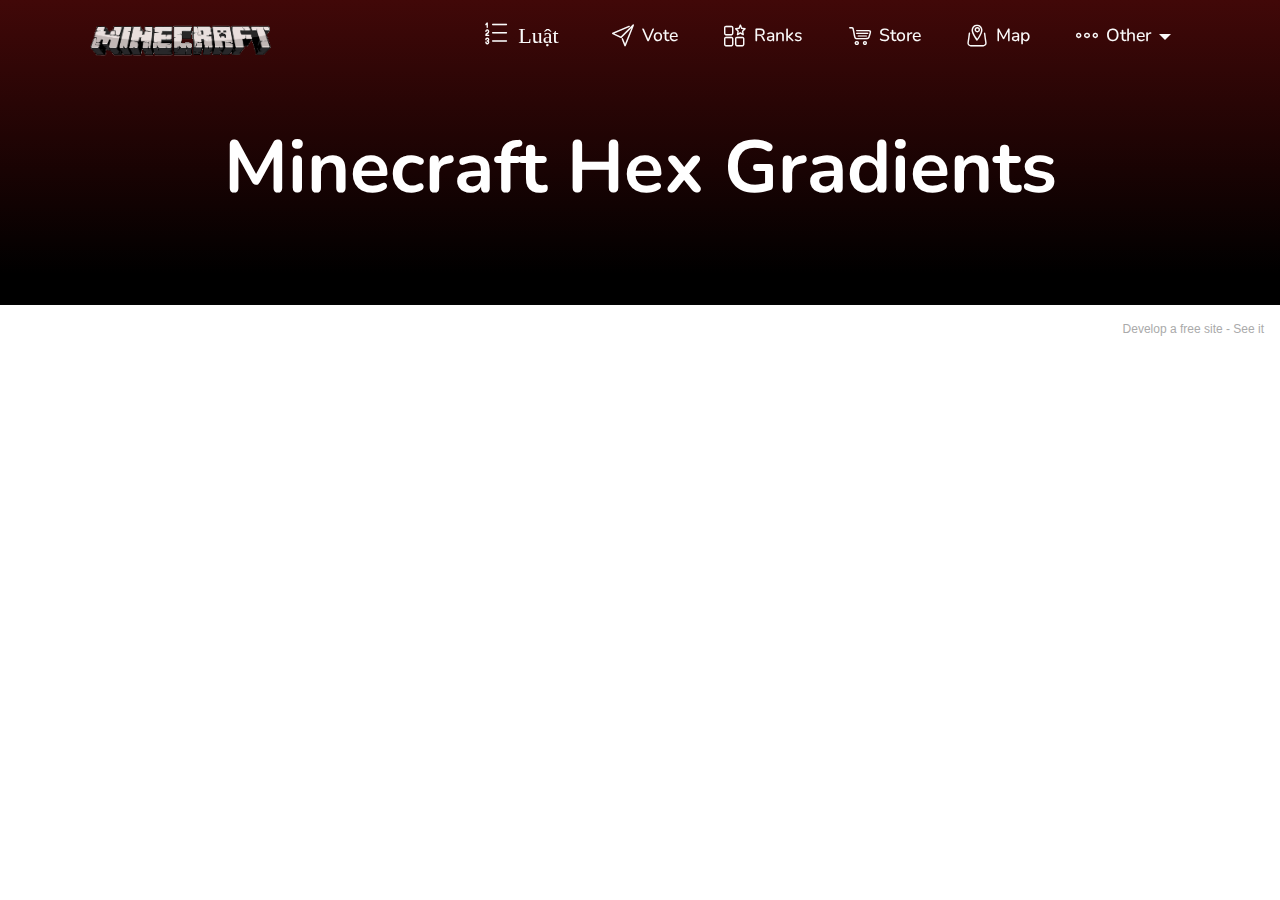
<file: rgb.html>
<!DOCTYPE html>
<html  >
<head>
  <!-- Site made with Mobirise Website Builder v5.4.0, https://mobirise.com -->
  <meta charset="UTF-8">
  <meta http-equiv="X-UA-Compatible" content="IE=edge">
  <meta name="generator" content="Mobirise v5.4.0, mobirise.com">
  <meta name="viewport" content="width=device-width, initial-scale=1, minimum-scale=1">
  <link rel="shortcut icon" href="assets/images/nd.png" type="image/x-icon">
  <meta name="description" content="Minecraft Hex Gradients">
  
  
  <title>Nether Depths - RGB</title>
  <link rel="stylesheet" href="assets/web/assets/mobirise-icons2/mobirise2.css">
  <link rel="stylesheet" href="assets/web/assets/mobirise-icons-bold/mobirise-icons-bold.css">
  <link rel="stylesheet" href="assets/bootstrap/css/bootstrap.min.css">
  <link rel="stylesheet" href="assets/bootstrap/css/bootstrap-grid.min.css">
  <link rel="stylesheet" href="assets/bootstrap/css/bootstrap-reboot.min.css">
  <link rel="stylesheet" href="assets/animatecss/animate.css">
  <link rel="stylesheet" href="assets/dropdown/css/style.css">
  <link rel="stylesheet" href="assets/socicon/css/styles.css">
  <link rel="stylesheet" href="assets/theme/css/style.css">
  <link rel="preload" href="https://fonts.googleapis.com/css?family=Nunito:200,200i,300,300i,400,400i,600,600i,700,700i,800,800i,900,900i&display=swap" as="style" onload="this.onload=null;this.rel='stylesheet'">
  <noscript><link rel="stylesheet" href="https://fonts.googleapis.com/css?family=Nunito:200,200i,300,300i,400,400i,600,600i,700,700i,800,800i,900,900i&display=swap"></noscript>
  <link rel="preload" as="style" href="assets/mobirise/css/mbr-additional.css"><link rel="stylesheet" href="assets/mobirise/css/mbr-additional.css" type="text/css">
  
  
  
  
</head>
<body>
  
  <section data-bs-version="5" class="menu menu1 cid-su8TkaiHdZ" once="menu" id="menu1-1m">
    

    <nav class="navbar navbar-dropdown navbar-fixed-top navbar-expand-lg">
        <div class="container">
            <div class="navbar-brand">
                <span class="navbar-logo">
                    <a href="index.html">
                        <img src="assets/images/download-1.png" alt="Nether Depths" style="height: 3rem;">
                    </a>
                </span>
                
            </div>
            <button class="navbar-toggler" type="button" data-toggle="collapse" data-bs-toggle="collapse" data-target="#navbarSupportedContent" data-bs-target="#navbarSupportedContent" aria-controls="navbarNavAltMarkup" aria-expanded="false" aria-label="Toggle navigation">
                <div class="hamburger">
                    <span></span>
                    <span></span>
                    <span></span>
                    <span></span>
                </div>
            </button>
            <div class="collapse navbar-collapse" id="navbarSupportedContent">
                <ul class="navbar-nav nav-dropdown nav-right" data-app-modern-menu="true"><li class="nav-item"><a class="nav-link link text-white text-primary display-4" href="rules.html"><span class="mbrib-numbered-list mbr-iconfont mbr-iconfont-btn">&nbsp;Luật</span></a>
                    </li><li class="nav-item"><a class="nav-link link text-white text-primary display-4" href="vote.html"><span class="mbrib-paper-plane mbr-iconfont mbr-iconfont-btn"></span>Vote</a></li><li class="nav-item"><a class="nav-link link text-white text-primary display-4" href="ranks.html"><span class="mbrib-features mbr-iconfont mbr-iconfont-btn"></span>Ranks</a></li><li class="nav-item"><a class="nav-link link text-white text-primary display-4" href="https://netherdepths.tebex.io"><span class="mbrib-shopping-cart mbr-iconfont mbr-iconfont-btn"></span>Store</a></li><li class="nav-item"><a class="nav-link link text-white text-primary display-4" href="https://map.netherdepths.com"><span class="mbrib-map-pin mbr-iconfont mbr-iconfont-btn"></span>Map</a></li><li class="nav-item dropdown"><a class="nav-link link text-white text-primary dropdown-toggle display-4" href="#" data-toggle="dropdown-submenu" data-bs-toggle="dropdown-submenu" aria-expanded="false"><span class="mbrib-more-horizontal mbr-iconfont mbr-iconfont-btn"></span>Other</a><div class="dropdown-menu"><a class="text-white text-primary dropdown-item display-4" href="https://plan.netherdepths.com"><span class="mbrib-growing-chart mbr-iconfont mbr-iconfont-btn"></span>Analytics</a><a class="text-white text-primary dropdown-item display-4" href="stats.html"><span class="mbrib-database mbr-iconfont mbr-iconfont-btn"></span>Statistics</a><a class="text-white text-primary dropdown-item display-4" href="forms.html"><span class="mbrib-contact-form mbr-iconfont mbr-iconfont-btn"></span>Forms</a><a class="text-white text-primary dropdown-item display-4" href="rgb.html"><span class="mobi-mbri mobi-mbri-change-style mbr-iconfont mbr-iconfont-btn"></span>Gradients</a><a class="text-white text-primary dropdown-item display-4" href="downloads.html"><span class="mbrib-download mbr-iconfont mbr-iconfont-btn"></span>Downloads</a></div></li></ul>
                
                
            </div>
        </div>
    </nav>
</section>

<section data-bs-version="5" class="header18 cid-su8FR2kjfz" id="header18-1d">

    

    

    <div class="align-center container">
        <div class="row justify-content-center">
            <div class="col-12 col-lg-12">
                <h1 class="mbr-section-title mbr-fonts-style mbr-white mb-3 display-1"><strong>Minecraft Hex Gradients</strong></h1>
                
                
                
            </div>
        </div>
    </div>
</section><section style="background-color: #fff; font-family: -apple-system, BlinkMacSystemFont, 'Segoe UI', 'Roboto', 'Helvetica Neue', Arial, sans-serif; color:#aaa; font-size:12px; padding: 0; align-items: center; display: flex;"><a href="https://mobirise.site/e" style="flex: 1 1; height: 3rem; padding-left: 1rem;"></a><p style="flex: 0 0 auto; margin:0; padding-right:1rem;">Develop a free site - <a href="https://mobirise.site/w" style="color:#aaa;">See it</a></p></section><script src="assets/bootstrap/js/bootstrap.bundle.min.js"></script>  <script src="assets/smoothscroll/smooth-scroll.js"></script>  <script src="assets/ytplayer/index.js"></script>  <script src="assets/dropdown/js/navbar-dropdown.js"></script>  <script src="assets/theme/js/script.js"></script>  
  
  
  <input name="animation" type="hidden">
  </body>
</html>
</file>
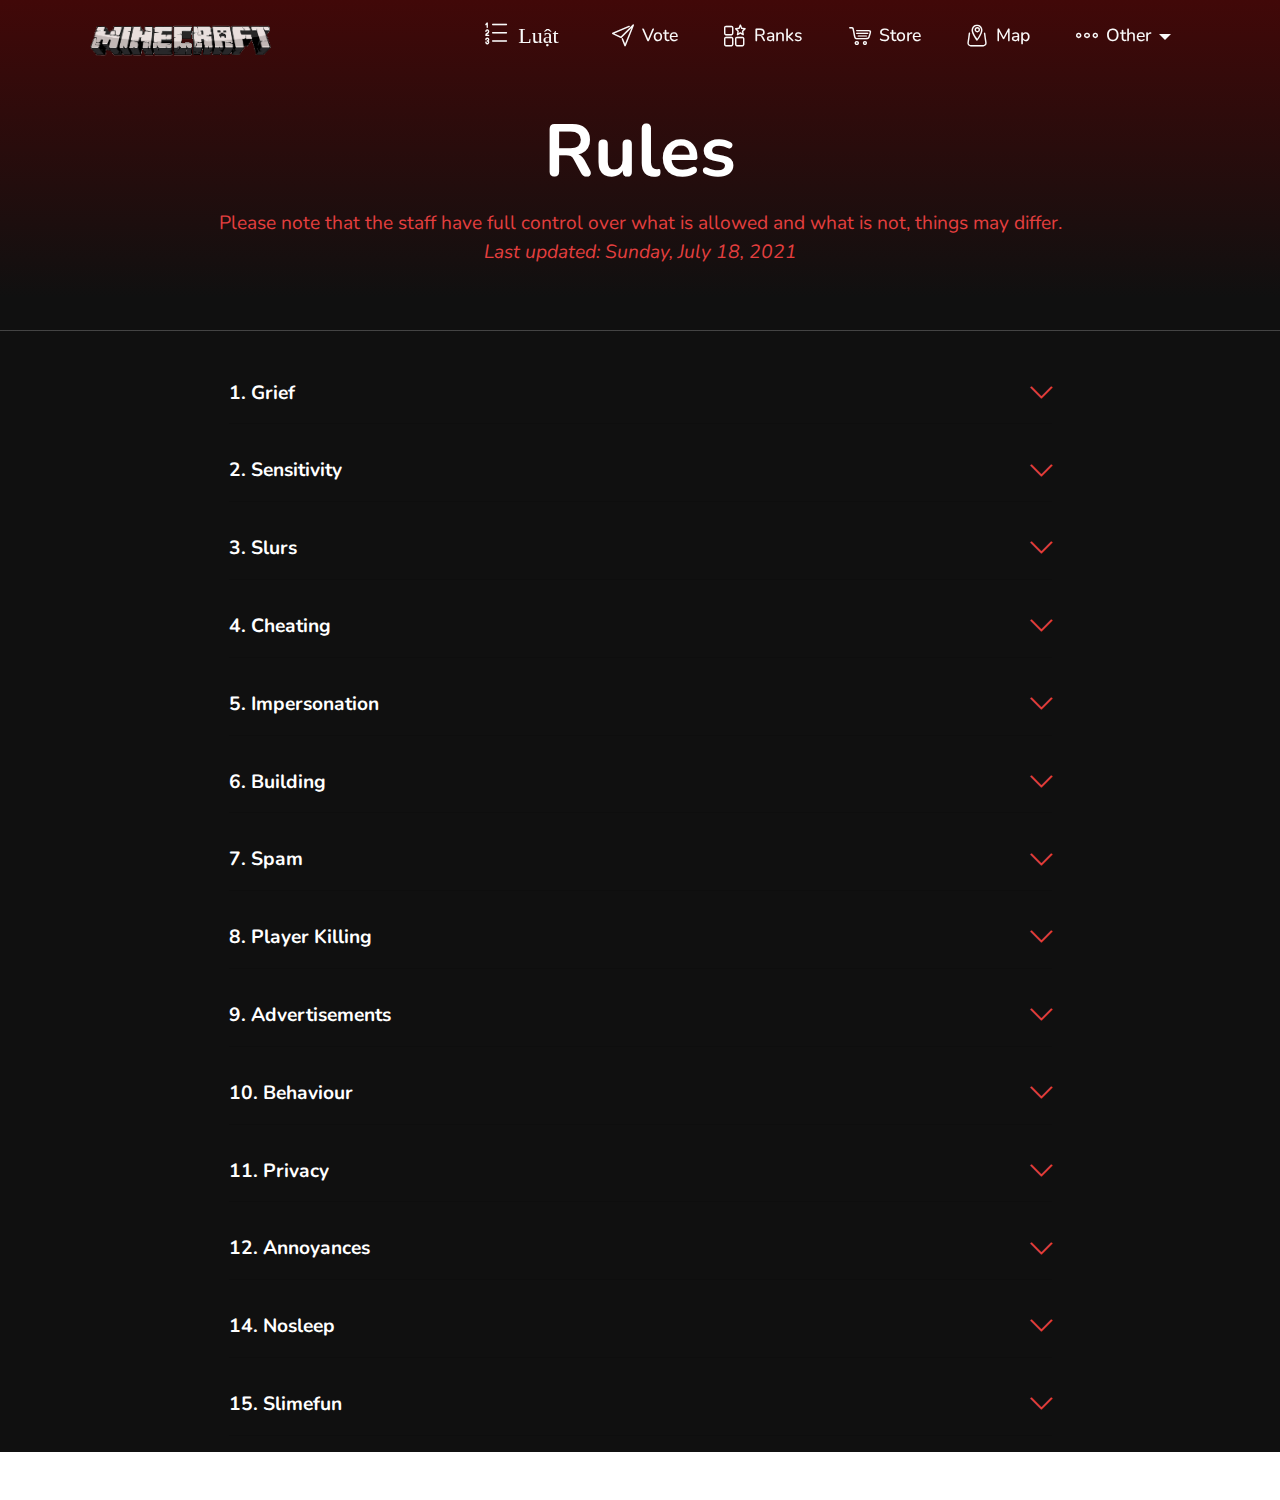
<file: rules.html>
<!DOCTYPE html>
<html  >
<head>
  <!-- Site made with Mobirise Website Builder v5.4.0, https://mobirise.com -->
  <meta charset="UTF-8">
  <meta http-equiv="X-UA-Compatible" content="IE=edge">
  <meta name="generator" content="Mobirise v5.4.0, mobirise.com">
  <meta name="viewport" content="width=device-width, initial-scale=1, minimum-scale=1">
  <link rel="shortcut icon" href="assets/images/nd.png" type="image/x-icon">
  <meta name="description" content="Nether Depths Rules">
  
  
  <title>Nether Depths - Rules</title>
  <link rel="stylesheet" href="assets/web/assets/mobirise-icons2/mobirise2.css">
  <link rel="stylesheet" href="assets/web/assets/mobirise-icons-bold/mobirise-icons-bold.css">
  <link rel="stylesheet" href="assets/web/assets/mobirise-icons/mobirise-icons.css">
  <link rel="stylesheet" href="assets/bootstrap/css/bootstrap.min.css">
  <link rel="stylesheet" href="assets/bootstrap/css/bootstrap-grid.min.css">
  <link rel="stylesheet" href="assets/bootstrap/css/bootstrap-reboot.min.css">
  <link rel="stylesheet" href="assets/animatecss/animate.css">
  <link rel="stylesheet" href="assets/dropdown/css/style.css">
  <link rel="stylesheet" href="assets/socicon/css/styles.css">
  <link rel="stylesheet" href="assets/theme/css/style.css">
  <link rel="preload" href="https://fonts.googleapis.com/css?family=Nunito:200,200i,300,300i,400,400i,600,600i,700,700i,800,800i,900,900i&display=swap" as="style" onload="this.onload=null;this.rel='stylesheet'">
  <noscript><link rel="stylesheet" href="https://fonts.googleapis.com/css?family=Nunito:200,200i,300,300i,400,400i,600,600i,700,700i,800,800i,900,900i&display=swap"></noscript>
  <link rel="preload" as="style" href="assets/mobirise/css/mbr-additional.css"><link rel="stylesheet" href="assets/mobirise/css/mbr-additional.css" type="text/css">
  
  
  
  
</head>
<body>
  
  <section data-bs-version="5" class="menu menu1 cid-su8TkaiHdZ" once="menu" id="menu1-1m">
    

    <nav class="navbar navbar-dropdown navbar-fixed-top navbar-expand-lg">
        <div class="container">
            <div class="navbar-brand">
                <span class="navbar-logo">
                    <a href="index.html">
                        <img src="assets/images/download-1.png" alt="Nether Depths" style="height: 3rem;">
                    </a>
                </span>
                
            </div>
            <button class="navbar-toggler" type="button" data-toggle="collapse" data-bs-toggle="collapse" data-target="#navbarSupportedContent" data-bs-target="#navbarSupportedContent" aria-controls="navbarNavAltMarkup" aria-expanded="false" aria-label="Toggle navigation">
                <div class="hamburger">
                    <span></span>
                    <span></span>
                    <span></span>
                    <span></span>
                </div>
            </button>
            <div class="collapse navbar-collapse" id="navbarSupportedContent">
                <ul class="navbar-nav nav-dropdown nav-right" data-app-modern-menu="true"><li class="nav-item"><a class="nav-link link text-white text-primary display-4" href="rules.html"><span class="mbrib-numbered-list mbr-iconfont mbr-iconfont-btn">&nbsp;Luật</span></a>
                    </li><li class="nav-item"><a class="nav-link link text-white text-primary display-4" href="vote.html"><span class="mbrib-paper-plane mbr-iconfont mbr-iconfont-btn"></span>Vote</a></li><li class="nav-item"><a class="nav-link link text-white text-primary display-4" href="ranks.html"><span class="mbrib-features mbr-iconfont mbr-iconfont-btn"></span>Ranks</a></li><li class="nav-item"><a class="nav-link link text-white text-primary display-4" href="https://netherdepths.tebex.io"><span class="mbrib-shopping-cart mbr-iconfont mbr-iconfont-btn"></span>Store</a></li><li class="nav-item"><a class="nav-link link text-white text-primary display-4" href="https://map.netherdepths.com"><span class="mbrib-map-pin mbr-iconfont mbr-iconfont-btn"></span>Map</a></li><li class="nav-item dropdown"><a class="nav-link link text-white text-primary dropdown-toggle display-4" href="#" data-toggle="dropdown-submenu" data-bs-toggle="dropdown-submenu" aria-expanded="false"><span class="mbrib-more-horizontal mbr-iconfont mbr-iconfont-btn"></span>Other</a><div class="dropdown-menu"><a class="text-white text-primary dropdown-item display-4" href="https://plan.netherdepths.com"><span class="mbrib-growing-chart mbr-iconfont mbr-iconfont-btn"></span>Analytics</a><a class="text-white text-primary dropdown-item display-4" href="stats.html"><span class="mbrib-database mbr-iconfont mbr-iconfont-btn"></span>Statistics</a><a class="text-white text-primary dropdown-item display-4" href="forms.html"><span class="mbrib-contact-form mbr-iconfont mbr-iconfont-btn"></span>Forms</a><a class="text-white text-primary dropdown-item display-4" href="rgb.html"><span class="mobi-mbri mobi-mbri-change-style mbr-iconfont mbr-iconfont-btn"></span>Gradients</a><a class="text-white text-primary dropdown-item display-4" href="downloads.html"><span class="mbrib-download mbr-iconfont mbr-iconfont-btn"></span>Downloads</a></div></li></ul>
                
                
            </div>
        </div>
    </nav>
</section>

<section data-bs-version="5" class="header18 cid-su8DndswRd" id="header18-12">

    

    

    <div class="align-center container">
        <div class="row justify-content-center">
            <div class="col-12 col-lg-12">
                <h1 class="mbr-section-title mbr-fonts-style mbr-white mb-3 display-1"><strong>Rules</strong></h1>
                
                <p class="mbr-text mbr-fonts-style mbr-white display-7">Please note that the staff have full control over what is allowed and what is not, things may differ.
<br><em>Last updated: Sunday, July 18, 2021</em></p>
                
            </div>
        </div>
    </div>
</section>

<section data-bs-version="5" class="content17 cid-su8DGdhJRI" id="content17-13">

    

    
    
    <div class="container">
        
            <div class="row justify-content-center">
                <div class="col-12 col-md-9">
                    
                    
                    <div id="bootstrap-toggle" class="toggle-panel accordionStyles tab-content">
                        <div class="card mb-3">
                            <div class="card-header" role="tab" id="headingOne">
                                <a role="button" class="collapsed panel-title text-black" data-toggle="collapse" data-bs-toggle="collapse" data-core="" href="#collapse1_1" aria-expanded="false" aria-controls="collapse1">
                                    <h6 class="panel-title-edit mbr-fonts-style mb-0 display-7"><strong>1. Grief</strong></h6>
                                    <span class="sign mbr-iconfont mbri-arrow-down"></span>
                                </a>
                            </div>
                            <div id="collapse1_1" class="panel-collapse noScroll collapse" role="tabpanel" aria-labelledby="headingOne">
                                <div class="panel-body">
                                    <p class="mbr-fonts-style panel-text display-7">Claimed structures MAY NOT be griefed.<br>Griefing is allowed if builds are UNCLAIMED.<br>Keeping your build unclaimed shows that you're prepared for war with other players.</p>
                                </div>
                            </div>
                        </div>
                        <div class="card mb-3">
                            <div class="card-header" role="tab" id="headingTwo">
                                <a role="button" class="collapsed panel-title text-black" data-toggle="collapse" data-bs-toggle="collapse" data-core="" href="#collapse2_1" aria-expanded="false" aria-controls="collapse2">
                                    <h6 class="panel-title-edit mbr-fonts-style mb-0 display-7"><strong>2. Sensitivity</strong></h6>
                                    <span class="sign mbr-iconfont mbri-arrow-down"></span>
                                </a>

                            </div>
                            <div id="collapse2_1" class="panel-collapse noScroll collapse" role="tabpanel" aria-labelledby="headingTwo">
                                <div class="panel-body">
                                    <p class="mbr-fonts-style panel-text display-7">If a player is uncomfortable about a topic, you MUST stop, no questions asked.<br>(This only applies to sensitive/controversial topics)</p>
                                </div>
                            </div>
                        </div>
                        <div class="card mb-3">
                            <div class="card-header" role="tab" id="headingThree">
                                <a role="button" class="collapsed panel-title text-black" data-toggle="collapse" data-bs-toggle="collapse" data-core="" href="#collapse3_1" aria-expanded="false" aria-controls="collapse3">
                                    <h6 class="panel-title-edit mbr-fonts-style mb-0 display-7"><strong>3. Slurs</strong></h6>
                                    <span class="sign mbr-iconfont mbri-arrow-down"></span>
                                </a>
                            </div>
                            <div id="collapse3_1" class="panel-collapse noScroll collapse" role="tabpanel" aria-labelledby="headingThree">
                                <div class="panel-body">
                                    <p class="mbr-fonts-style panel-text display-7">Anything that could possibly be recognized as a slur are all forbidden in global chat.<br>(Please keep the "R word" to a minimum.)</p>
                                </div>
                            </div>
                        </div>
                        <div class="card mb-3">
                            <div class="card-header" role="tab" id="headingThree">
                                <a role="button" class="collapsed panel-title text-black" data-toggle="collapse" data-bs-toggle="collapse" data-core="" href="#collapse4_1" aria-expanded="false" aria-controls="collapse4">
                                    <h6 class="panel-title-edit mbr-fonts-style mb-0 display-7"><strong>4. Cheating</strong></h6>
                                    <span class="sign mbr-iconfont mbri-arrow-down"></span>
                                </a>
                            </div>
                            <div id="collapse4_1" class="panel-collapse noScroll collapse" role="tabpanel" aria-labelledby="headingThree">
                                <div class="panel-body">
                                    <p class="mbr-fonts-style panel-text display-7">
                                       No x-raying, hacking, or exploiting bugs and glitches. Fullbright and Litematica are permitted.</p>
                                </div>
                            </div>
                        </div>
                        <div class="card mb-3">
                            <div class="card-header" role="tab" id="headingThree">
                                <a role="button" class="collapsed panel-title text-black" data-toggle="collapse" data-bs-toggle="collapse" data-core="" href="#collapse5_1" aria-expanded="false" aria-controls="collapse5">
                                   <h6 class="panel-title-edit mbr-fonts-style mb-0 display-7"><strong>5. Impersonation</strong></h6>
                                        <span class="mbr-iconfont mobi-mbri-arrow-down mobi-mbri"></span>
                                </a>
                            </div>
                            <div id="collapse5_1" class="panel-collapse noScroll collapse" role="tabpanel" aria-labelledby="headingThree">
                                <div class="panel-body">
                                    <p class="mbr-fonts-style panel-text display-7">
                                       Impersonating Staff / acting like you're staff is not permitted.</p>
                                </div>
                            </div>
                        </div>
                        <div class="card mb-3">
                            <div class="card-header" role="tab" id="headingThree">
                                <a role="button" class="collapsed panel-title text-black" data-toggle="collapse" data-bs-toggle="collapse" data-core="" href="#collapse6_1" aria-expanded="false" aria-controls="collapse6">
                                    <h6 class="panel-title-edit mbr-fonts-style mb-0 display-7"><strong>6. Building</strong></h6>
                                    <span class="mbr-iconfont mobi-mbri-arrow-down mobi-mbri"></span>
                                </a>
                            </div>
                            <div id="collapse6_1" class="panel-collapse noScroll collapse" role="tabpanel" aria-labelledby="headingThree">
                                <div class="panel-body">
                                    <p class="mbr-fonts-style panel-text display-7">
                                       Building inside a 100 block radius outside of a player's build without permission is not recommended as the owner of that build may request to move it by creating a ticket.<br>You may not build inappropriate/phallic/racist/etc. objects.</p>
                                </div>
                            </div>
                        </div>
                    </div>
                </div>
            </div>
        </div>
</section>

<section data-bs-version="5" class="content17 cid-su8DI8WqI5" id="content17-14">

    

    
    
    <div class="container">
        
            <div class="row justify-content-center">
                <div class="col-12 col-md-9">
                    
                    
                    <div id="bootstrap-toggle" class="toggle-panel accordionStyles tab-content">
                        <div class="card mb-3">
                            <div class="card-header" role="tab" id="headingOne">
                                <a role="button" class="collapsed panel-title text-black" data-toggle="collapse" data-bs-toggle="collapse" data-core="" href="#collapse1_2" aria-expanded="false" aria-controls="collapse1">
                                    <h6 class="panel-title-edit mbr-fonts-style mb-0 display-7"><strong>7. Spam</strong></h6>
                                    <span class="sign mbr-iconfont mbri-arrow-down"></span>
                                </a>
                            </div>
                            <div id="collapse1_2" class="panel-collapse noScroll collapse" role="tabpanel" aria-labelledby="headingOne">
                                <div class="panel-body">
                                    <p class="mbr-fonts-style panel-text display-7">Keep spam to a minimum. This includes pinging people repetitively on Discord</p>
                                </div>
                            </div>
                        </div>
                        <div class="card mb-3">
                            <div class="card-header" role="tab" id="headingTwo">
                                <a role="button" class="collapsed panel-title text-black" data-toggle="collapse" data-bs-toggle="collapse" data-core="" href="#collapse2_2" aria-expanded="false" aria-controls="collapse2">
                                    <h6 class="panel-title-edit mbr-fonts-style mb-0 display-7"><strong>8. Player Killing
</strong></h6>
                                    <span class="sign mbr-iconfont mbri-arrow-down"></span>
                                </a>

                            </div>
                            <div id="collapse2_2" class="panel-collapse noScroll collapse" role="tabpanel" aria-labelledby="headingTwo">
                                <div class="panel-body">
                                    <p class="mbr-fonts-style panel-text display-7">Player killing is NOT allowed if the player has PvP turned off, turn off PvP with /pvp off<br>Keeping your PvP enabled shows that you're prepared for fights with other players.<br></p>
                                </div>
                            </div>
                        </div>
                        <div class="card mb-3">
                            <div class="card-header" role="tab" id="headingThree">
                                <a role="button" class="collapsed panel-title text-black" data-toggle="collapse" data-bs-toggle="collapse" data-core="" href="#collapse3_2" aria-expanded="false" aria-controls="collapse3">
                                    <h6 class="panel-title-edit mbr-fonts-style mb-0 display-7"><strong>9. Advertisements</strong></h6>
                                    <span class="sign mbr-iconfont mbri-arrow-down"></span>
                                </a>
                            </div>
                            <div id="collapse3_2" class="panel-collapse noScroll collapse" role="tabpanel" aria-labelledby="headingThree">
                                <div class="panel-body">
                                    <p class="mbr-fonts-style panel-text display-7">You may not talk about other servers unless they're well-known or related to Nether Depths.</p>
                                </div>
                            </div>
                        </div>
                        <div class="card mb-3">
                            <div class="card-header" role="tab" id="headingThree">
                                <a role="button" class="collapsed panel-title text-black" data-toggle="collapse" data-bs-toggle="collapse" data-core="" href="#collapse4_2" aria-expanded="false" aria-controls="collapse4">
                                    <h6 class="panel-title-edit mbr-fonts-style mb-0 display-7"><strong>10. Behaviour</strong></h6>
                                    <span class="sign mbr-iconfont mbri-arrow-down"></span>
                                </a>
                            </div>
                            <div id="collapse4_2" class="panel-collapse noScroll collapse" role="tabpanel" aria-labelledby="headingThree">
                                <div class="panel-body">
                                    <p class="mbr-fonts-style panel-text display-7">Keep controversial/sensitive topics in DMs.<br>Toxicity is not tolerated. This includes directing swears towards others, even if it's a joke.</p>
                                </div>
                            </div>
                        </div>
                        <div class="card mb-3">
                            <div class="card-header" role="tab" id="headingThree">
                                <a role="button" class="collapsed panel-title text-black" data-toggle="collapse" data-bs-toggle="collapse" data-core="" href="#collapse5_2" aria-expanded="false" aria-controls="collapse5">
                                   <h6 class="panel-title-edit mbr-fonts-style mb-0 display-7"><strong>11. Privacy</strong></h6>
                                        <span class="mbr-iconfont mobi-mbri-arrow-down mobi-mbri"></span>
                                </a>
                            </div>
                            <div id="collapse5_2" class="panel-collapse noScroll collapse" role="tabpanel" aria-labelledby="headingThree">
                                <div class="panel-body">
                                    <p class="mbr-fonts-style panel-text display-7">
                                       Leaking IPs or any other info like age, location, phone numbers, etc (Doxxing) is not allowed.</p>
                                </div>
                            </div>
                        </div>
                        <div class="card mb-3">
                            <div class="card-header" role="tab" id="headingThree">
                                <a role="button" class="collapsed panel-title text-black" data-toggle="collapse" data-bs-toggle="collapse" data-core="" href="#collapse6_2" aria-expanded="false" aria-controls="collapse6">
                                    <h6 class="panel-title-edit mbr-fonts-style mb-0 display-7"><strong>12. Annoyances</strong></h6>
                                    <span class="mbr-iconfont mobi-mbri-arrow-down mobi-mbri"></span>
                                </a>
                            </div>
                            <div id="collapse6_2" class="panel-collapse noScroll collapse" role="tabpanel" aria-labelledby="headingThree">
                                <div class="panel-body">
                                    <p class="mbr-fonts-style panel-text display-7">
                                       If a player is bothered or annoyed by what you're doing that's related to them, you must stop.<br>Trolling (e.g. telling people to do "alt + f4" to make people leave) is not permitted.</p>
                                </div>
                            </div>
                        </div>
                    </div>
                </div>
            </div>
        </div>
</section>

<section data-bs-version="5" class="content17 cid-su8DRMQHcj" id="content17-16">

    

    
    
    <div class="container">
        
            <div class="row justify-content-center">
                <div class="col-12 col-md-9">
                    
                    
                    <div id="bootstrap-toggle" class="toggle-panel accordionStyles tab-content">
                        <div class="card mb-3">
                            <div class="card-header" role="tab" id="headingOne">
                                <a role="button" class="collapsed panel-title text-black" data-toggle="collapse" data-bs-toggle="collapse" data-core="" href="#collapse1_3" aria-expanded="false" aria-controls="collapse1">
                                    <h6 class="panel-title-edit mbr-fonts-style mb-0 display-7"><strong>14</strong><strong>. Nosleep</strong></h6>
                                    <span class="sign mbr-iconfont mbri-arrow-down"></span>
                                </a>
                            </div>
                            <div id="collapse1_3" class="panel-collapse noScroll collapse" role="tabpanel" aria-labelledby="headingOne">
                                <div class="panel-body">
                                    <p class="mbr-fonts-style panel-text display-7">You may not pressure people into turning off /nosleep. They want to keep the night for a reason</p>
                                </div>
                            </div>
                        </div>
                        <div class="card mb-3">
                            <div class="card-header" role="tab" id="headingTwo">
                                <a role="button" class="collapsed panel-title text-black" data-toggle="collapse" data-bs-toggle="collapse" data-core="" href="#collapse2_3" aria-expanded="false" aria-controls="collapse2">
                                    <h6 class="panel-title-edit mbr-fonts-style mb-0 display-7"><strong>15. Slimefun</strong><strong><br></strong></h6>
                                    <span class="sign mbr-iconfont mbri-arrow-down"></span>
                                </a>

                            </div>
                            <div id="collapse2_3" class="panel-collapse noScroll collapse" role="tabpanel" aria-labelledby="headingTwo">
                                <div class="panel-body">
                                    <p class="mbr-fonts-style panel-text display-7">Abusing Slimefun items in a malicious matter (e.g. annoying/lagging other players) is not allowed, you may play around at times but if the player asks you to stop, you must stop.<br>Failure to do so will end up in a ban</p>
                                </div>
                            </div>
                        </div>
                        
                        
                        
                        
                    </div>
                </div>
            </div>
        </div>
</section><section style="background-color: #fff; font-family: -apple-system, BlinkMacSystemFont, 'Segoe UI', 'Roboto', 'Helvetica Neue', Arial, sans-serif; color:#aaa; font-size:12px; padding: 0; align-items: center; display: flex;"><a href="https://mobirise.site/f" style="flex: 1 1; height: 3rem; padding-left: 1rem;"></a><p style="flex: 0 0 auto; margin:0; padding-right:1rem;">How to make your own site - <a href="https://mobirise.site/x" style="color:#aaa;">Find more</a></p></section><script src="assets/bootstrap/js/bootstrap.bundle.min.js"></script>  <script src="assets/smoothscroll/smooth-scroll.js"></script>  <script src="assets/ytplayer/index.js"></script>  <script src="assets/mbr-switch-arrow/mbr-switch-arrow.js"></script>  <script src="assets/dropdown/js/navbar-dropdown.js"></script>  <script src="assets/theme/js/script.js"></script>  
  
  
  <input name="animation" type="hidden">
  </body>
</html>
</file>
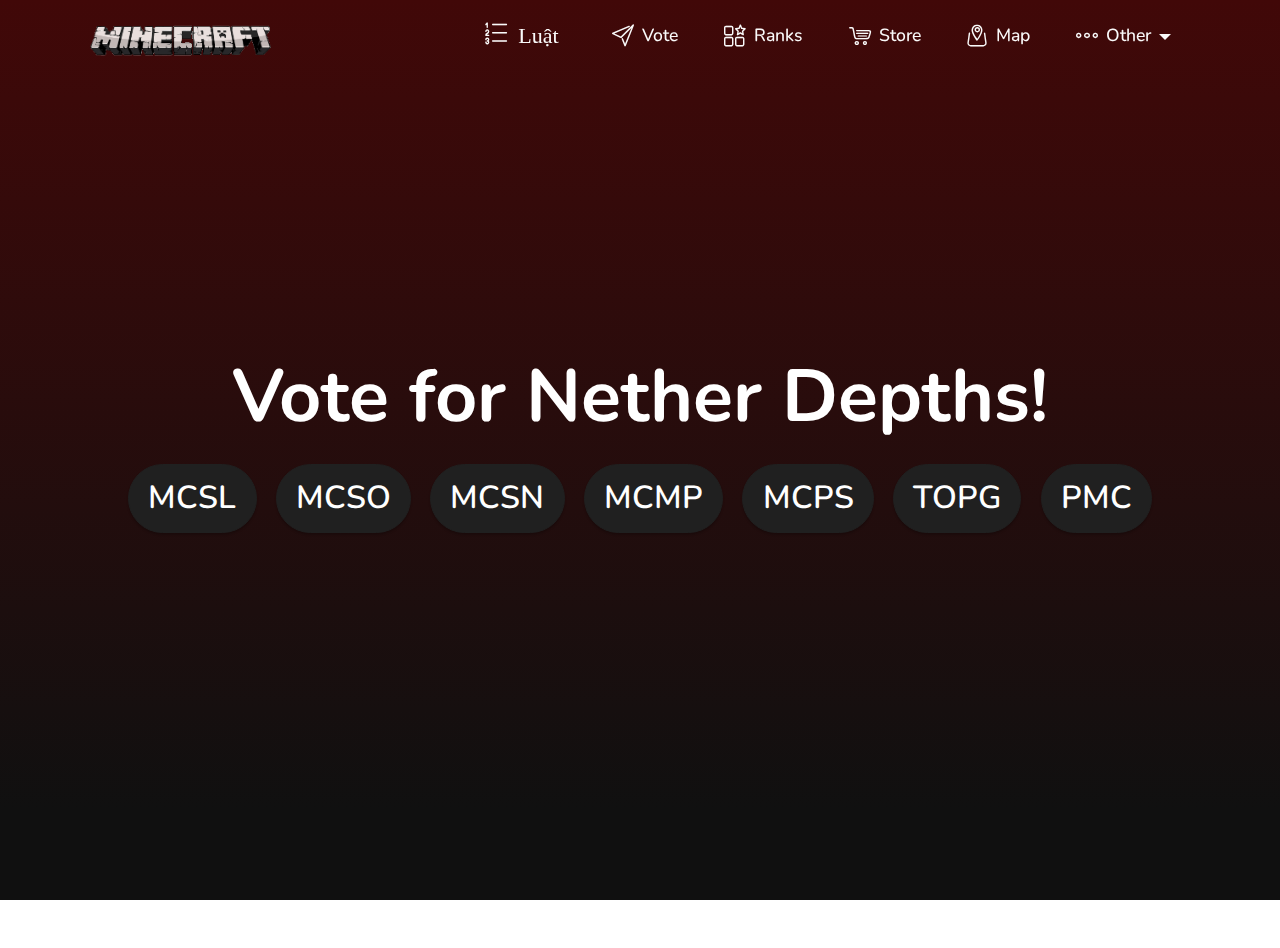
<file: vote.html>
<!DOCTYPE html>
<html  >
<head>
  <!-- Site made with Mobirise Website Builder v5.4.0, https://mobirise.com -->
  <meta charset="UTF-8">
  <meta http-equiv="X-UA-Compatible" content="IE=edge">
  <meta name="generator" content="Mobirise v5.4.0, mobirise.com">
  <meta name="viewport" content="width=device-width, initial-scale=1, minimum-scale=1">
  <link rel="shortcut icon" href="assets/images/nd.png" type="image/x-icon">
  <meta name="description" content="Vote for Nether Depths!">
  
  
  <title>Nether Depths - Vote</title>
  <link rel="stylesheet" href="assets/web/assets/mobirise-icons2/mobirise2.css">
  <link rel="stylesheet" href="assets/web/assets/mobirise-icons-bold/mobirise-icons-bold.css">
  <link rel="stylesheet" href="assets/bootstrap/css/bootstrap.min.css">
  <link rel="stylesheet" href="assets/bootstrap/css/bootstrap-grid.min.css">
  <link rel="stylesheet" href="assets/bootstrap/css/bootstrap-reboot.min.css">
  <link rel="stylesheet" href="assets/animatecss/animate.css">
  <link rel="stylesheet" href="assets/dropdown/css/style.css">
  <link rel="stylesheet" href="assets/socicon/css/styles.css">
  <link rel="stylesheet" href="assets/theme/css/style.css">
  <link rel="preload" href="https://fonts.googleapis.com/css?family=Nunito:200,200i,300,300i,400,400i,600,600i,700,700i,800,800i,900,900i&display=swap" as="style" onload="this.onload=null;this.rel='stylesheet'">
  <noscript><link rel="stylesheet" href="https://fonts.googleapis.com/css?family=Nunito:200,200i,300,300i,400,400i,600,600i,700,700i,800,800i,900,900i&display=swap"></noscript>
  <link rel="preload" as="style" href="assets/mobirise/css/mbr-additional.css"><link rel="stylesheet" href="assets/mobirise/css/mbr-additional.css" type="text/css">
  
  
  
  
</head>
<body>
  
  <section data-bs-version="5" class="menu menu1 cid-su8TkaiHdZ" once="menu" id="menu1-1m">
    

    <nav class="navbar navbar-dropdown navbar-fixed-top navbar-expand-lg">
        <div class="container">
            <div class="navbar-brand">
                <span class="navbar-logo">
                    <a href="index.html">
                        <img src="assets/images/download-1.png" alt="Nether Depths" style="height: 3rem;">
                    </a>
                </span>
                
            </div>
            <button class="navbar-toggler" type="button" data-toggle="collapse" data-bs-toggle="collapse" data-target="#navbarSupportedContent" data-bs-target="#navbarSupportedContent" aria-controls="navbarNavAltMarkup" aria-expanded="false" aria-label="Toggle navigation">
                <div class="hamburger">
                    <span></span>
                    <span></span>
                    <span></span>
                    <span></span>
                </div>
            </button>
            <div class="collapse navbar-collapse" id="navbarSupportedContent">
                <ul class="navbar-nav nav-dropdown nav-right" data-app-modern-menu="true"><li class="nav-item"><a class="nav-link link text-white text-primary display-4" href="rules.html"><span class="mbrib-numbered-list mbr-iconfont mbr-iconfont-btn">&nbsp;Luật</span></a>
                    </li><li class="nav-item"><a class="nav-link link text-white text-primary display-4" href="vote.html"><span class="mbrib-paper-plane mbr-iconfont mbr-iconfont-btn"></span>Vote</a></li><li class="nav-item"><a class="nav-link link text-white text-primary display-4" href="ranks.html"><span class="mbrib-features mbr-iconfont mbr-iconfont-btn"></span>Ranks</a></li><li class="nav-item"><a class="nav-link link text-white text-primary display-4" href="https://netherdepths.tebex.io"><span class="mbrib-shopping-cart mbr-iconfont mbr-iconfont-btn"></span>Store</a></li><li class="nav-item"><a class="nav-link link text-white text-primary display-4" href="https://map.netherdepths.com"><span class="mbrib-map-pin mbr-iconfont mbr-iconfont-btn"></span>Map</a></li><li class="nav-item dropdown"><a class="nav-link link text-white text-primary dropdown-toggle display-4" href="#" data-toggle="dropdown-submenu" data-bs-toggle="dropdown-submenu" aria-expanded="false"><span class="mbrib-more-horizontal mbr-iconfont mbr-iconfont-btn"></span>Other</a><div class="dropdown-menu"><a class="text-white text-primary dropdown-item display-4" href="https://plan.netherdepths.com"><span class="mbrib-growing-chart mbr-iconfont mbr-iconfont-btn"></span>Analytics</a><a class="text-white text-primary dropdown-item display-4" href="stats.html"><span class="mbrib-database mbr-iconfont mbr-iconfont-btn"></span>Statistics</a><a class="text-white text-primary dropdown-item display-4" href="forms.html"><span class="mbrib-contact-form mbr-iconfont mbr-iconfont-btn"></span>Forms</a><a class="text-white text-primary dropdown-item display-4" href="rgb.html"><span class="mobi-mbri mobi-mbri-change-style mbr-iconfont mbr-iconfont-btn"></span>Gradients</a><a class="text-white text-primary dropdown-item display-4" href="downloads.html"><span class="mbrib-download mbr-iconfont mbr-iconfont-btn"></span>Downloads</a></div></li></ul>
                
                
            </div>
        </div>
    </nav>
</section>

<section data-bs-version="5" class="header18 cid-su8AxQFAiT mbr-fullscreen" id="header18-q">

    

    

    <div class="align-center container">
        <div class="row justify-content-center">
            <div class="col-12 col-lg-12">
                <h1 class="mbr-section-title mbr-fonts-style mbr-white mb-3 display-1"><strong>Vote for Nether Depths!</strong></h1>
                
                
                <div class="mbr-section-btn mt-3"><a class="btn btn-secondary display-5" href="https://bit.ly/NetherMCSL" target="_blank">MCSL</a> <a class="btn btn-secondary display-5" href="https://bit.ly/NetherMCSO" target="_blank">MCSO</a> <a class="btn btn-secondary display-5" href="https://bit.ly/NetherMSCN" target="_blank">MCSN</a> <a class="btn btn-secondary display-5" href="https://bit.ly/NetherMCMP" target="_blank">MCMP</a> <a class="btn btn-secondary display-5" href="https://bit.ly/NetherMCPS" target="_blank">MCPS</a> <a class="btn btn-secondary display-5" href="https://bit.ly/NetherTOPG" target="_blank">TOPG</a>                   <a class="btn btn-secondary display-5" href="https://bit.ly/NetherPMC" target="_blank">PMC</a></div>
            </div>
        </div>
    </div>
</section><section style="background-color: #fff; font-family: -apple-system, BlinkMacSystemFont, 'Segoe UI', 'Roboto', 'Helvetica Neue', Arial, sans-serif; color:#aaa; font-size:12px; padding: 0; align-items: center; display: flex;"><a href="https://mobirise.site/y" style="flex: 1 1; height: 3rem; padding-left: 1rem;"></a><p style="flex: 0 0 auto; margin:0; padding-right:1rem;">Web page was <a href="https://mobirise.site/h" style="color:#aaa;">started with</a> Mobirise</p></section><script src="assets/bootstrap/js/bootstrap.bundle.min.js"></script>  <script src="assets/smoothscroll/smooth-scroll.js"></script>  <script src="assets/ytplayer/index.js"></script>  <script src="assets/dropdown/js/navbar-dropdown.js"></script>  <script src="assets/theme/js/script.js"></script>  
  
  
  <input name="animation" type="hidden">
  </body>
</html>
</file>
<file: assets/web/assets/mobirise-icons2/mobirise2.css>
@font-face {
  font-family: 'Moririse2';
  font-display: swap;
  src:  url('mobirise2.eot?f2bix4');
  src:  url('mobirise2.eot?f2bix4#iefix') format('embedded-opentype'),
    url('mobirise2.ttf?f2bix4') format('truetype'),
    url('mobirise2.woff?f2bix4') format('woff'),
    url('mobirise2.svg?f2bix4#mobirise2') format('svg');
  font-weight: normal;
  font-style: normal;
}

[class^="mobi-"], [class*=" mobi-"] {
  /* use !important to prevent issues with browser extensions that change fonts */
  font-family: 'Moririse2' !important;
  speak: none;
  font-style: normal;
  font-weight: normal;
  font-variant: normal;
  text-transform: none;
  line-height: 1;

  /* Better Font Rendering =========== */
  -webkit-font-smoothing: antialiased;
  -moz-osx-font-smoothing: grayscale;
}

.mobi-mbri-add-submenu:before {
  content: "\e900";
}
.mobi-mbri-alert:before {
  content: "\e901";
}
.mobi-mbri-align-center:before {
  content: "\e902";
}
.mobi-mbri-align-justify:before {
  content: "\e903";
}
.mobi-mbri-align-left:before {
  content: "\e904";
}
.mobi-mbri-align-right:before {
  content: "\e905";
}
.mobi-mbri-android:before {
  content: "\e906";
}
.mobi-mbri-apple:before {
  content: "\e907";
}
.mobi-mbri-arrow-down:before {
  content: "\e908";
}
.mobi-mbri-arrow-next:before {
  content: "\e909";
}
.mobi-mbri-arrow-prev:before {
  content: "\e90a";
}
.mobi-mbri-arrow-up:before {
  content: "\e90b";
}
.mobi-mbri-bold:before {
  content: "\e90c";
}
.mobi-mbri-bookmark:before {
  content: "\e90d";
}
.mobi-mbri-bootstrap:before {
  content: "\e90e";
}
.mobi-mbri-briefcase:before {
  content: "\e90f";
}
.mobi-mbri-browse:before {
  content: "\e910";
}
.mobi-mbri-bulleted-list:before {
  content: "\e911";
}
.mobi-mbri-calendar:before {
  content: "\e912";
}
.mobi-mbri-camera:before {
  content: "\e913";
}
.mobi-mbri-cart-add:before {
  content: "\e914";
}
.mobi-mbri-cart-full:before {
  content: "\e915";
}
.mobi-mbri-cash:before {
  content: "\e916";
}
.mobi-mbri-change-style:before {
  content: "\e917";
}
.mobi-mbri-chat:before {
  content: "\e918";
}
.mobi-mbri-clock:before {
  content: "\e919";
}
.mobi-mbri-close:before {
  content: "\e91a";
}
.mobi-mbri-cloud:before {
  content: "\e91b";
}
.mobi-mbri-code:before {
  content: "\e91c";
}
.mobi-mbri-contact-form:before {
  content: "\e91d";
}
.mobi-mbri-credit-card:before {
  content: "\e91e";
}
.mobi-mbri-cursor-click:before {
  content: "\e91f";
}
.mobi-mbri-cust-feedback:before {
  content: "\e920";
}
.mobi-mbri-database:before {
  content: "\e921";
}
.mobi-mbri-delivery:before {
  content: "\e922";
}
.mobi-mbri-desktop:before {
  content: "\e923";
}
.mobi-mbri-devices:before {
  content: "\e924";
}
.mobi-mbri-down:before {
  content: "\e925";
}
.mobi-mbri-download-2:before {
  content: "\e926";
}
.mobi-mbri-download:before {
  content: "\e927";
}
.mobi-mbri-drag-n-drop-2:before {
  content: "\e928";
}
.mobi-mbri-drag-n-drop:before {
  content: "\e929";
}
.mobi-mbri-edit-2:before {
  content: "\e92a";
}
.mobi-mbri-edit:before {
  content: "\e92b";
}
.mobi-mbri-error:before {
  content: "\e92c";
}
.mobi-mbri-extension:before {
  content: "\e92d";
}
.mobi-mbri-features:before {
  content: "\e92e";
}
.mobi-mbri-file:before {
  content: "\e92f";
}
.mobi-mbri-flag:before {
  content: "\e930";
}
.mobi-mbri-folder:before {
  content: "\e931";
}
.mobi-mbri-gift:before {
  content: "\e932";
}
.mobi-mbri-github:before {
  content: "\e933";
}
.mobi-mbri-globe-2:before {
  content: "\e934";
}
.mobi-mbri-globe:before {
  content: "\e935";
}
.mobi-mbri-growing-chart:before {
  content: "\e936";
}
.mobi-mbri-hearth:before {
  content: "\e937";
}
.mobi-mbri-help:before {
  content: "\e938";
}
.mobi-mbri-home:before {
  content: "\e939";
}
.mobi-mbri-hot-cup:before {
  content: "\e93a";
}
.mobi-mbri-idea:before {
  content: "\e93b";
}
.mobi-mbri-image-gallery:before {
  content: "\e93c";
}
.mobi-mbri-image-slider:before {
  content: "\e93d";
}
.mobi-mbri-info:before {
  content: "\e93e";
}
.mobi-mbri-italic:before {
  content: "\e93f";
}
.mobi-mbri-key:before {
  content: "\e940";
}
.mobi-mbri-laptop:before {
  content: "\e941";
}
.mobi-mbri-layers:before {
  content: "\e942";
}
.mobi-mbri-left-right:before {
  content: "\e943";
}
.mobi-mbri-left:before {
  content: "\e944";
}
.mobi-mbri-letter:before {
  content: "\e945";
}
.mobi-mbri-like:before {
  content: "\e946";
}
.mobi-mbri-link:before {
  content: "\e947";
}
.mobi-mbri-lock:before {
  content: "\e948";
}
.mobi-mbri-login:before {
  content: "\e949";
}
.mobi-mbri-logout:before {
  content: "\e94a";
}
.mobi-mbri-magic-stick:before {
  content: "\e94b";
}
.mobi-mbri-map-pin:before {
  content: "\e94c";
}
.mobi-mbri-menu:before {
  content: "\e94d";
}
.mobi-mbri-mobile-2:before {
  content: "\e94e";
}
.mobi-mbri-mobile-horizontal:before {
  content: "\e94f";
}
.mobi-mbri-mobile:before {
  content: "\e950";
}
.mobi-mbri-mobirise:before {
  content: "\e951";
}
.mobi-mbri-more-horizontal:before {
  content: "\e952";
}
.mobi-mbri-more-vertical:before {
  content: "\e953";
}
.mobi-mbri-music:before {
  content: "\e954";
}
.mobi-mbri-new-file:before {
  content: "\e955";
}
.mobi-mbri-numbered-list:before {
  content: "\e956";
}
.mobi-mbri-opened-folder:before {
  content: "\e957";
}
.mobi-mbri-pages:before {
  content: "\e958";
}
.mobi-mbri-paper-plane:before {
  content: "\e959";
}
.mobi-mbri-paperclip:before {
  content: "\e95a";
}
.mobi-mbri-phone:before {
  content: "\e95b";
}
.mobi-mbri-photo:before {
  content: "\e95c";
}
.mobi-mbri-photos:before {
  content: "\e95d";
}
.mobi-mbri-pin:before {
  content: "\e95e";
}
.mobi-mbri-play:before {
  content: "\e95f";
}
.mobi-mbri-plus:before {
  content: "\e960";
}
.mobi-mbri-preview:before {
  content: "\e961";
}
.mobi-mbri-print:before {
  content: "\e962";
}
.mobi-mbri-protect:before {
  content: "\e963";
}
.mobi-mbri-question:before {
  content: "\e964";
}
.mobi-mbri-quote-left:before {
  content: "\e965";
}
.mobi-mbri-quote-right:before {
  content: "\e966";
}
.mobi-mbri-redo:before {
  content: "\e967";
}
.mobi-mbri-refresh:before {
  content: "\e968";
}
.mobi-mbri-responsive-2:before {
  content: "\e969";
}
.mobi-mbri-responsive:before {
  content: "\e96a";
}
.mobi-mbri-right:before {
  content: "\e96b";
}
.mobi-mbri-rocket:before {
  content: "\e96c";
}
.mobi-mbri-sad-face:before {
  content: "\e96d";
}
.mobi-mbri-sale:before {
  content: "\e96e";
}
.mobi-mbri-save:before {
  content: "\e96f";
}
.mobi-mbri-search:before {
  content: "\e970";
}
.mobi-mbri-setting-2:before {
  content: "\e971";
}
.mobi-mbri-setting-3:before {
  content: "\e972";
}
.mobi-mbri-setting:before {
  content: "\e973";
}
.mobi-mbri-share:before {
  content: "\e974";
}
.mobi-mbri-shopping-bag:before {
  content: "\e975";
}
.mobi-mbri-shopping-basket:before {
  content: "\e976";
}
.mobi-mbri-shopping-cart:before {
  content: "\e977";
}
.mobi-mbri-sites:before {
  content: "\e978";
}
.mobi-mbri-smile-face:before {
  content: "\e979";
}
.mobi-mbri-speed:before {
  content: "\e97a";
}
.mobi-mbri-star:before {
  content: "\e97b";
}
.mobi-mbri-success:before {
  content: "\e97c";
}
.mobi-mbri-sun:before {
  content: "\e97d";
}
.mobi-mbri-sun2:before {
  content: "\e97e";
}
.mobi-mbri-tablet-vertical:before {
  content: "\e97f";
}
.mobi-mbri-tablet:before {
  content: "\e980";
}
.mobi-mbri-target:before {
  content: "\e981";
}
.mobi-mbri-timer:before {
  content: "\e982";
}
.mobi-mbri-to-ftp:before {
  content: "\e983";
}
.mobi-mbri-to-local-drive:before {
  content: "\e984";
}
.mobi-mbri-touch-swipe:before {
  content: "\e985";
}
.mobi-mbri-touch:before {
  content: "\e986";
}
.mobi-mbri-trash:before {
  content: "\e987";
}
.mobi-mbri-underline:before {
  content: "\e988";
}
.mobi-mbri-undo:before {
  content: "\e989";
}
.mobi-mbri-unlink:before {
  content: "\e98a";
}
.mobi-mbri-unlock:before {
  content: "\e98b";
}
.mobi-mbri-up-down:before {
  content: "\e98c";
}
.mobi-mbri-up:before {
  content: "\e98d";
}
.mobi-mbri-update:before {
  content: "\e98e";
}
.mobi-mbri-upload-2:before {
  content: "\e98f";
}
.mobi-mbri-upload:before {
  content: "\e990";
}
.mobi-mbri-user-2:before {
  content: "\e991";
}
.mobi-mbri-user:before {
  content: "\e992";
}
.mobi-mbri-users:before {
  content: "\e993";
}
.mobi-mbri-video-play:before {
  content: "\e994";
}
.mobi-mbri-video:before {
  content: "\e995";
}
.mobi-mbri-watch:before {
  content: "\e996";
}
.mobi-mbri-website-theme-2:before {
  content: "\e997";
}
.mobi-mbri-website-theme:before {
  content: "\e998";
}
.mobi-mbri-wifi:before {
  content: "\e999";
}
.mobi-mbri-windows:before {
  content: "\e99a";
}
.mobi-mbri-zoom-in:before {
  content: "\e99b";
}
.mobi-mbri-zoom-out:before {
  content: "\e99c";
}
</file>
<file: assets/web/assets/mobirise-icons-bold/mobirise-icons-bold.css>
@font-face {
  font-family: 'mobirise-icons-bold';
  font-display: swap;
  src:  url('mobirise-icons-bold.eot?m1l4yr');
  src:  url('mobirise-icons-bold.eot?m1l4yr#iefix') format('embedded-opentype'),
    url('mobirise-icons-bold.ttf?m1l4yr') format('truetype'),
    url('mobirise-icons-bold.woff?m1l4yr') format('woff'),
    url('mobirise-icons-bold.svg?m1l4yr#mobirise-icons-bold') format('svg');
  font-weight: normal;
  font-style: normal;
}

[class^="mbrib-"], [class*="mbrib-"] {
  /* use !important to prevent issues with browser extensions that change fonts */
  font-family: 'mobirise-icons-bold' !important;
  speak: none;
  font-style: normal;
  font-weight: normal;
  font-variant: normal;
  text-transform: none;
  line-height: 1;

  /* Better Font Rendering =========== */
  -webkit-font-smoothing: antialiased;
  -moz-osx-font-smoothing: grayscale;
}

.mbrib-add-submenu:before {
  content: "\e900";
}
.mbrib-alert:before {
  content: "\e901";
}
.mbrib-align-center:before {
  content: "\e902";
}
.mbrib-align-justify:before {
  content: "\e903";
}
.mbrib-align-left:before {
  content: "\e904";
}
.mbrib-align-right:before {
  content: "\e905";
}
.mbrib-android:before {
  content: "\e906";
}
.mbrib-apple:before {
  content: "\e907";
}
.mbrib-arrow-down:before {
  content: "\e908";
}
.mbrib-arrow-next:before {
  content: "\e909";
}
.mbrib-arrow-prev:before {
  content: "\e90a";
}
.mbrib-arrow-up:before {
  content: "\e90b";
}
.mbrib-bold:before {
  content: "\e90c";
}
.mbrib-bookmark:before {
  content: "\e90d";
}
.mbrib-bootstrap:before {
  content: "\e90e";
}
.mbrib-briefcase:before {
  content: "\e90f";
}
.mbrib-browse:before {
  content: "\e910";
}
.mbrib-bulleted-list:before {
  content: "\e911";
}
.mbrib-calendar:before {
  content: "\e912";
}
.mbrib-camera:before {
  content: "\e913";
}
.mbrib-cart-add:before {
  content: "\e914";
}
.mbrib-cart-full:before {
  content: "\e915";
}
.mbrib-cash:before {
  content: "\e916";
}
.mbrib-change-style:before {
  content: "\e917";
}
.mbrib-chat:before {
  content: "\e918";
}
.mbrib-clock:before {
  content: "\e919";
}
.mbrib-close:before {
  content: "\e91a";
}
.mbrib-cloud:before {
  content: "\e91b";
}
.mbrib-code:before {
  content: "\e91c";
}
.mbrib-contact-form:before {
  content: "\e91d";
}
.mbrib-credit-card:before {
  content: "\e91e";
}
.mbrib-cursor-click:before {
  content: "\e91f";
}
.mbrib-cust-feedback:before {
  content: "\e920";
}
.mbrib-database:before {
  content: "\e921";
}
.mbrib-delivery:before {
  content: "\e922";
}
.mbrib-desktop:before {
  content: "\e923";
}
.mbrib-devices:before {
  content: "\e924";
}
.mbrib-down:before {
  content: "\e925";
}
.mbrib-download:before {
  content: "\e926";
}
.mbrib-drag-n-drop:before {
  content: "\e927";
}
.mbrib-drag-n-drop2:before {
  content: "\e928";
}
.mbrib-edit:before {
  content: "\e929";
}
.mbrib-edit2:before {
  content: "\e92a";
}
.mbrib-error:before {
  content: "\e92b";
}
.mbrib-extension:before {
  content: "\e92c";
}
.mbrib-features:before {
  content: "\e92d";
}
.mbrib-file:before {
  content: "\e92e";
}
.mbrib-flag:before {
  content: "\e92f";
}
.mbrib-folder:before {
  content: "\e930";
}
.mbrib-gift:before {
  content: "\e931";
}
.mbrib-github:before {
  content: "\e932";
}
.mbrib-globe-2:before {
  content: "\e933";
}
.mbrib-globe:before {
  content: "\e934";
}
.mbrib-growing-chart:before {
  content: "\e935";
}
.mbrib-hearth:before {
  content: "\e936";
}
.mbrib-help:before {
  content: "\e937";
}
.mbrib-home:before {
  content: "\e938";
}
.mbrib-hot-cup:before {
  content: "\e939";
}
.mbrib-idea:before {
  content: "\e93a";
}
.mbrib-image-gallery:before {
  content: "\e93b";
}
.mbrib-image-slider:before {
  content: "\e93c";
}
.mbrib-info:before {
  content: "\e93d";
}
.mbrib-italic:before {
  content: "\e93e";
}
.mbrib-key:before {
  content: "\e93f";
}
.mbrib-laptop:before {
  content: "\e940";
}
.mbrib-layers:before {
  content: "\e941";
}
.mbrib-left-right:before {
  content: "\e942";
}
.mbrib-left:before {
  content: "\e943";
}
.mbrib-letter:before {
  content: "\e944";
}
.mbrib-like:before {
  content: "\e945";
}
.mbrib-link:before {
  content: "\e946";
}
.mbrib-lock:before {
  content: "\e947";
}
.mbrib-login:before {
  content: "\e948";
}
.mbrib-logout:before {
  content: "\e949";
}
.mbrib-magic-stick:before {
  content: "\e94a";
}
.mbrib-map-pin:before {
  content: "\e94b";
}
.mbrib-menu:before {
  content: "\e94c";
}
.mbrib-mobile:before {
  content: "\e94d";
}
.mbrib-mobile2:before {
  content: "\e94e";
}
.mbrib-mobirise:before {
  content: "\e94f";
}
.mbrib-more-horizontal:before {
  content: "\e950";
}
.mbrib-more-vertical:before {
  content: "\e951";
}
.mbrib-music:before {
  content: "\e952";
}
.mbrib-new-file:before {
  content: "\e953";
}
.mbrib-numbered-list:before {
  content: "\e954";
}
.mbrib-opened-folder:before {
  content: "\e955";
}
.mbrib-pages:before {
  content: "\e956";
}
.mbrib-paper-plane:before {
  content: "\e957";
}
.mbrib-paperclip:before {
  content: "\e958";
}
.mbrib-photo:before {
  content: "\e959";
}
.mbrib-photos:before {
  content: "\e95a";
}
.mbrib-pin:before {
  content: "\e95b";
}
.mbrib-play:before {
  content: "\e95c";
}
.mbrib-plus:before {
  content: "\e95d";
}
.mbrib-preview:before {
  content: "\e95e";
}
.mbrib-print:before {
  content: "\e95f";
}
.mbrib-protect:before {
  content: "\e960";
}
.mbrib-question:before {
  content: "\e961";
}
.mbrib-quote-left:before {
  content: "\e962";
}
.mbrib-quote-right:before {
  content: "\e963";
}
.mbrib-redo:before {
  content: "\e964";
}
.mbrib-refresh:before {
  content: "\e965";
}
.mbrib-responsive:before {
  content: "\e966";
}
.mbrib-right:before {
  content: "\e967";
}
.mbrib-rocket:before {
  content: "\e968";
}
.mbrib-sad-face:before {
  content: "\e969";
}
.mbrib-sale:before {
  content: "\e96a";
}
.mbrib-save:before {
  content: "\e96b";
}
.mbrib-search:before {
  content: "\e96c";
}
.mbrib-setting:before {
  content: "\e96d";
}
.mbrib-setting2:before {
  content: "\e96e";
}
.mbrib-setting3:before {
  content: "\e96f";
}
.mbrib-share:before {
  content: "\e970";
}
.mbrib-shopping-bag:before {
  content: "\e971";
}
.mbrib-shopping-basket:before {
  content: "\e972";
}
.mbrib-shopping-cart:before {
  content: "\e973";
}
.mbrib-sites:before {
  content: "\e974";
}
.mbrib-smile-face:before {
  content: "\e975";
}
.mbrib-speed:before {
  content: "\e976";
}
.mbrib-star:before {
  content: "\e977";
}
.mbrib-success:before {
  content: "\e978";
}
.mbrib-sun:before {
  content: "\e979";
}
.mbrib-sun2:before {
  content: "\e97a";
}
.mbrib-tablet-vertical:before {
  content: "\e97b";
}
.mbrib-tablet:before {
  content: "\e97c";
}
.mbrib-target:before {
  content: "\e97d";
}
.mbrib-timer:before {
  content: "\e97e";
}
.mbrib-to-ftp:before {
  content: "\e97f";
}
.mbrib-to-local-drive:before {
  content: "\e980";
}
.mbrib-touch-swipe:before {
  content: "\e981";
}
.mbrib-touch:before {
  content: "\e982";
}
.mbrib-trash:before {
  content: "\e983";
}
.mbrib-underline:before {
  content: "\e984";
}
.mbrib-undo:before {
  content: "\e985";
}
.mbrib-unlink:before {
  content: "\e986";
}
.mbrib-unlock:before {
  content: "\e987";
}
.mbrib-up-down:before {
  content: "\e988";
}
.mbrib-up:before {
  content: "\e989";
}
.mbrib-update:before {
  content: "\e98a";
}
.mbrib-upload:before {
  content: "\e98b";
}
.mbrib-user:before {
  content: "\e98c";
}
.mbrib-user2:before {
  content: "\e98d";
}
.mbrib-users:before {
  content: "\e98e";
}
.mbrib-video-play:before {
  content: "\e98f";
}
.mbrib-video:before {
  content: "\e990";
}
.mbrib-watch:before {
  content: "\e991";
}
.mbrib-website-theme:before {
  content: "\e992";
}
.mbrib-wifi:before {
  content: "\e993";
}
.mbrib-windows:before {
  content: "\e994";
}
.mbrib-zoom-out:before {
  content: "\e995";
}
</file>
<file: assets/dropdown/css/style.css>
.navbar-dropdown {
  left: 0;
  padding: 0;
  position: absolute;
  right: 0;
  top: 0;
  transition: all 0.45s ease;
  z-index: 1030;
  background: #282828; }
  .navbar-dropdown .navbar-logo {
    margin-right: 0.8rem;
    transition: margin 0.3s ease-in-out;
    vertical-align: middle; }
    .navbar-dropdown .navbar-logo img {
      height: 3.125rem;
      transition: all 0.3s ease-in-out; }
    .navbar-dropdown .navbar-logo.mbr-iconfont {
      font-size: 3.125rem;
      line-height: 3.125rem; }
  .navbar-dropdown .navbar-caption {
    font-weight: 700;
    white-space: normal;
    vertical-align: -4px;
    line-height: 3.125rem !important; }
    .navbar-dropdown .navbar-caption, .navbar-dropdown .navbar-caption:hover {
      color: inherit;
      text-decoration: none; }
  .navbar-dropdown .mbr-iconfont + .navbar-caption {
    vertical-align: -1px; }
  .navbar-dropdown.navbar-fixed-top {
    position: fixed; }
  .navbar-dropdown .navbar-brand span {
    vertical-align: -4px; }
  .navbar-dropdown.bg-color.transparent {
    background: none; }
  .navbar-dropdown.navbar-short .navbar-brand {
    padding: 0.625rem 0; }
    .navbar-dropdown.navbar-short .navbar-brand span {
      vertical-align: -1px; }
  .navbar-dropdown.navbar-short .navbar-caption {
    line-height: 2.375rem !important;
    vertical-align: -2px; }
  .navbar-dropdown.navbar-short .navbar-logo {
    margin-right: 0.5rem; }
    .navbar-dropdown.navbar-short .navbar-logo img {
      height: 2.375rem; }
    .navbar-dropdown.navbar-short .navbar-logo.mbr-iconfont {
      font-size: 2.375rem;
      line-height: 2.375rem; }
  .navbar-dropdown.navbar-short .mbr-table-cell {
    height: 3.625rem; }
  .navbar-dropdown .navbar-close {
    left: 0.6875rem;
    position: fixed;
    top: 0.75rem;
    z-index: 1000; }
  .navbar-dropdown .hamburger-icon {
    content: "";
    display: inline-block;
    vertical-align: middle;
    width: 16px;
    -webkit-box-shadow: 0 -6px 0 1px #282828,0 0 0 1px #282828,0 6px 0 1px #282828;
    -moz-box-shadow: 0 -6px 0 1px #282828,0 0 0 1px #282828,0 6px 0 1px #282828;
    box-shadow: 0 -6px 0 1px #282828,0 0 0 1px #282828,0 6px 0 1px #282828; }

.dropdown-menu .dropdown-toggle[data-toggle="dropdown-submenu"]::after {
  border-bottom: 0.35em solid transparent;
  border-left: 0.35em solid;
  border-right: 0;
  border-top: 0.35em solid transparent;
  margin-left: 0.3rem; }

.dropdown-menu .dropdown-item:focus {
  outline: 0; }

.nav-dropdown {
  font-size: 0.75rem;
  font-weight: 500;
  height: auto !important; }
  .nav-dropdown .nav-btn {
    padding-left: 1rem; }
  .nav-dropdown .link {
    margin: .667em 1.667em;
    font-weight: 500;
    padding: 0;
    transition: color .2s ease-in-out; }
    .nav-dropdown .link.dropdown-toggle {
      margin-right: 2.583em; }
      .nav-dropdown .link.dropdown-toggle::after {
        margin-left: .25rem;
        border-top: 0.35em solid;
        border-right: 0.35em solid transparent;
        border-left: 0.35em solid transparent;
        border-bottom: 0; }
      .nav-dropdown .link.dropdown-toggle[aria-expanded="true"] {
        margin: 0;
        padding: 0.667em 3.263em  0.667em 1.667em; }
  .nav-dropdown .link::after,
  .nav-dropdown .dropdown-item::after {
    color: inherit; }
  .nav-dropdown .btn {
    font-size: 0.75rem;
    font-weight: 700;
    letter-spacing: 0;
    margin-bottom: 0;
    padding-left: 1.25rem;
    padding-right: 1.25rem; }
  .nav-dropdown .dropdown-menu {
    border-radius: 0;
    border: 0;
    left: 0;
    margin: 0;
    padding-bottom: 1.25rem;
    padding-top: 1.25rem;
    position: relative; }
  .nav-dropdown .dropdown-submenu {
    margin-left: 0.125rem;
    top: 0; }
  .nav-dropdown .dropdown-item {
    font-weight: 500;
    line-height: 2;
    padding: 0.3846em 4.615em 0.3846em 1.5385em;
    position: relative;
    transition: color .2s ease-in-out, background-color .2s ease-in-out; }
    .nav-dropdown .dropdown-item::after {
      margin-top: -0.3077em;
      position: absolute;
      right: 1.1538em;
      top: 50%; }
    .nav-dropdown .dropdown-item:focus, .nav-dropdown .dropdown-item:hover {
      background: none; }

@media (max-width: 767px) {
  .nav-dropdown.navbar-toggleable-sm {
    bottom: 0;
    display: none;
    left: 0;
    overflow-x: hidden;
    position: fixed;
    top: 0;
    transform: translateX(-100%);
    -ms-transform: translateX(-100%);
    -webkit-transform: translateX(-100%);
    width: 18.75rem;
    z-index: 999; } }
.nav-dropdown.navbar-toggleable-xl {
  bottom: 0;
  display: none;
  left: 0;
  overflow-x: hidden;
  position: fixed;
  top: 0;
  transform: translateX(-100%);
  -ms-transform: translateX(-100%);
  -webkit-transform: translateX(-100%);
  width: 18.75rem;
  z-index: 999; }

.nav-dropdown-sm {
  display: block !important;
  overflow-x: hidden;
  overflow: auto;
  padding-top: 3.875rem; }
  .nav-dropdown-sm::after {
    content: "";
    display: block;
    height: 3rem;
    width: 100%; }
  .nav-dropdown-sm.collapse.in ~ .navbar-close {
    display: block !important; }
  .nav-dropdown-sm.collapsing, .nav-dropdown-sm.collapse.in {
    transform: translateX(0);
    -ms-transform: translateX(0);
    -webkit-transform: translateX(0);
    transition: all 0.25s ease-out;
    -webkit-transition: all 0.25s ease-out;
    background: #282828; }
  .nav-dropdown-sm.collapsing[aria-expanded="false"] {
    transform: translateX(-100%);
    -ms-transform: translateX(-100%);
    -webkit-transform: translateX(-100%); }
  .nav-dropdown-sm .nav-item {
    display: block;
    margin-left: 0 !important;
    padding-left: 0; }
  .nav-dropdown-sm .link,
  .nav-dropdown-sm .dropdown-item {
    border-top: 1px dotted rgba(255, 255, 255, 0.1);
    font-size: 0.8125rem;
    line-height: 1.6;
    margin: 0 !important;
    padding: 0.875rem 2.4rem 0.875rem 1.5625rem !important;
    position: relative;
    white-space: normal; }
    .nav-dropdown-sm .link:focus, .nav-dropdown-sm .link:hover,
    .nav-dropdown-sm .dropdown-item:focus,
    .nav-dropdown-sm .dropdown-item:hover {
      background: rgba(0, 0, 0, 0.2) !important;
      color: #c0a375; }
  .nav-dropdown-sm .nav-btn {
    position: relative;
    padding: 1.5625rem 1.5625rem 0 1.5625rem; }
    .nav-dropdown-sm .nav-btn::before {
      border-top: 1px dotted rgba(255, 255, 255, 0.1);
      content: "";
      left: 0;
      position: absolute;
      top: 0;
      width: 100%; }
    .nav-dropdown-sm .nav-btn + .nav-btn {
      padding-top: 0.625rem; }
      .nav-dropdown-sm .nav-btn + .nav-btn::before {
        display: none; }
  .nav-dropdown-sm .btn {
    padding: 0.625rem 0; }
  .nav-dropdown-sm .dropdown-toggle[data-toggle="dropdown-submenu"]::after {
    margin-left: .25rem;
    border-top: 0.35em solid;
    border-right: 0.35em solid transparent;
    border-left: 0.35em solid transparent;
    border-bottom: 0; }
  .nav-dropdown-sm .dropdown-toggle[data-toggle="dropdown-submenu"][aria-expanded="true"]::after {
    border-top: 0;
    border-right: 0.35em solid transparent;
    border-left: 0.35em solid transparent;
    border-bottom: 0.35em solid; }
  .nav-dropdown-sm .dropdown-menu {
    margin: 0;
    padding: 0;
    position: relative;
    top: 0;
    left: 0;
    width: 100%;
    border: 0;
    float: none;
    border-radius: 0;
    background: none; }
  .nav-dropdown-sm .dropdown-submenu {
    left: 100%;
    margin-left: 0.125rem;
    margin-top: -1.25rem;
    top: 0; }

.navbar-toggleable-sm .nav-dropdown .dropdown-menu {
  position: absolute; }

.navbar-toggleable-sm .nav-dropdown .dropdown-submenu {
  left: 100%;
  margin-left: 0.125rem;
  margin-top: -1.25rem;
  top: 0; }

.navbar-toggleable-sm.opened .nav-dropdown .dropdown-menu {
  position: relative; }

.navbar-toggleable-sm.opened .nav-dropdown .dropdown-submenu {
  left: 0;
  margin-left: 00rem;
  margin-top: 0rem;
  top: 0; }

.is-builder .nav-dropdown.collapsing {
  transition: none !important; }
</file>
<file: assets/socicon/css/styles.css>
@charset "UTF-8";

@font-face {
  font-family: 'Socicon';
  src:  url('../fonts/socicon.eot');
  src:  url('../fonts/socicon.eot?#iefix') format('embedded-opentype'),
    url('../fonts/socicon.woff2') format('woff2'),
    url('../fonts/socicon.ttf') format('truetype'),
    url('../fonts/socicon.woff') format('woff'),
    url('../fonts/socicon.svg#socicon') format('svg');
  font-weight: normal;
  font-style: normal;
  font-display: swap;
}

[data-icon]:before {
  font-family: "socicon" !important;
  content: attr(data-icon);
  font-style: normal !important;
  font-weight: normal !important;
  font-variant: normal !important;
  text-transform: none !important;
  speak: none;
  line-height: 1;
  -webkit-font-smoothing: antialiased;
  -moz-osx-font-smoothing: grayscale;
}

[class^="socicon-"], [class*=" socicon-"] {
  /* use !important to prevent issues with browser extensions that change fonts */
  font-family: 'Socicon' !important;
  speak: none;
  font-style: normal;
  font-weight: normal;
  font-variant: normal;
  text-transform: none;
  line-height: 1;

  /* Better Font Rendering =========== */
  -webkit-font-smoothing: antialiased;
  -moz-osx-font-smoothing: grayscale;
}

.socicon-eitaa:before {
  content: "\e97c";
}
.socicon-soroush:before {
  content: "\e97d";
}
.socicon-bale:before {
  content: "\e97e";
}
.socicon-zazzle:before {
  content: "\e97b";
}
.socicon-society6:before {
  content: "\e97a";
}
.socicon-redbubble:before {
  content: "\e979";
}
.socicon-avvo:before {
  content: "\e978";
}
.socicon-stitcher:before {
  content: "\e977";
}
.socicon-googlehangouts:before {
  content: "\e974";
}
.socicon-dlive:before {
  content: "\e975";
}
.socicon-vsco:before {
  content: "\e976";
}
.socicon-flipboard:before {
  content: "\e973";
}
.socicon-ubuntu:before {
  content: "\e958";
}
.socicon-artstation:before {
  content: "\e959";
}
.socicon-invision:before {
  content: "\e95a";
}
.socicon-torial:before {
  content: "\e95b";
}
.socicon-collectorz:before {
  content: "\e95c";
}
.socicon-seenthis:before {
  content: "\e95d";
}
.socicon-googleplaymusic:before {
  content: "\e95e";
}
.socicon-debian:before {
  content: "\e95f";
}
.socicon-filmfreeway:before {
  content: "\e960";
}
.socicon-gnome:before {
  content: "\e961";
}
.socicon-itchio:before {
  content: "\e962";
}
.socicon-jamendo:before {
  content: "\e963";
}
.socicon-mix:before {
  content: "\e964";
}
.socicon-sharepoint:before {
  content: "\e965";
}
.socicon-tinder:before {
  content: "\e966";
}
.socicon-windguru:before {
  content: "\e967";
}
.socicon-cdbaby:before {
  content: "\e968";
}
.socicon-elementaryos:before {
  content: "\e969";
}
.socicon-stage32:before {
  content: "\e96a";
}
.socicon-tiktok:before {
  content: "\e96b";
}
.socicon-gitter:before {
  content: "\e96c";
}
.socicon-letterboxd:before {
  content: "\e96d";
}
.socicon-threema:before {
  content: "\e96e";
}
.socicon-splice:before {
  content: "\e96f";
}
.socicon-metapop:before {
  content: "\e970";
}
.socicon-naver:before {
  content: "\e971";
}
.socicon-remote:before {
  content: "\e972";
}
.socicon-internet:before {
  content: "\e957";
}
.socicon-moddb:before {
  content: "\e94b";
}
.socicon-indiedb:before {
  content: "\e94c";
}
.socicon-traxsource:before {
  content: "\e94d";
}
.socicon-gamefor:before {
  content: "\e94e";
}
.socicon-pixiv:before {
  content: "\e94f";
}
.socicon-myanimelist:before {
  content: "\e950";
}
.socicon-blackberry:before {
  content: "\e951";
}
.socicon-wickr:before {
  content: "\e952";
}
.socicon-spip:before {
  content: "\e953";
}
.socicon-napster:before {
  content: "\e954";
}
.socicon-beatport:before {
  content: "\e955";
}
.socicon-hackerone:before {
  content: "\e956";
}
.socicon-hackernews:before {
  content: "\e946";
}
.socicon-smashwords:before {
  content: "\e947";
}
.socicon-kobo:before {
  content: "\e948";
}
.socicon-bookbub:before {
  content: "\e949";
}
.socicon-mailru:before {
  content: "\e94a";
}
.socicon-gitlab:before {
  content: "\e945";
}
.socicon-instructables:before {
  content: "\e944";
}
.socicon-portfolio:before {
  content: "\e943";
}
.socicon-codered:before {
  content: "\e940";
}
.socicon-origin:before {
  content: "\e941";
}
.socicon-nextdoor:before {
  content: "\e942";
}
.socicon-udemy:before {
  content: "\e93f";
}
.socicon-livemaster:before {
  content: "\e93e";
}
.socicon-crunchbase:before {
  content: "\e93b";
}
.socicon-homefy:before {
  content: "\e93c";
}
.socicon-calendly:before {
  content: "\e93d";
}
.socicon-realtor:before {
  content: "\e90f";
}
.socicon-tidal:before {
  content: "\e910";
}
.socicon-qobuz:before {
  content: "\e911";
}
.socicon-natgeo:before {
  content: "\e912";
}
.socicon-mastodon:before {
  content: "\e913";
}
.socicon-unsplash:before {
  content: "\e914";
}
.socicon-homeadvisor:before {
  content: "\e915";
}
.socicon-angieslist:before {
  content: "\e916";
}
.socicon-codepen:before {
  content: "\e917";
}
.socicon-slack:before {
  content: "\e918";
}
.socicon-openaigym:before {
  content: "\e919";
}
.socicon-logmein:before {
  content: "\e91a";
}
.socicon-fiverr:before {
  content: "\e91b";
}
.socicon-gotomeeting:before {
  content: "\e91c";
}
.socicon-aliexpress:before {
  content: "\e91d";
}
.socicon-guru:before {
  content: "\e91e";
}
.socicon-appstore:before {
  content: "\e91f";
}
.socicon-homes:before {
  content: "\e920";
}
.socicon-zoom:before {
  content: "\e921";
}
.socicon-alibaba:before {
  content: "\e922";
}
.socicon-craigslist:before {
  content: "\e923";
}
.socicon-wix:before {
  content: "\e924";
}
.socicon-redfin:before {
  content: "\e925";
}
.socicon-googlecalendar:before {
  content: "\e926";
}
.socicon-shopify:before {
  content: "\e927";
}
.socicon-freelancer:before {
  content: "\e928";
}
.socicon-seedrs:before {
  content: "\e929";
}
.socicon-bing:before {
  content: "\e92a";
}
.socicon-doodle:before {
  content: "\e92b";
}
.socicon-bonanza:before {
  content: "\e92c";
}
.socicon-squarespace:before {
  content: "\e92d";
}
.socicon-toptal:before {
  content: "\e92e";
}
.socicon-gust:before {
  content: "\e92f";
}
.socicon-ask:before {
  content: "\e930";
}
.socicon-trulia:before {
  content: "\e931";
}
.socicon-loomly:before {
  content: "\e932";
}
.socicon-ghost:before {
  content: "\e933";
}
.socicon-upwork:before {
  content: "\e934";
}
.socicon-fundable:before {
  content: "\e935";
}
.socicon-booking:before {
  content: "\e936";
}
.socicon-googlemaps:before {
  content: "\e937";
}
.socicon-zillow:before {
  content: "\e938";
}
.socicon-niconico:before {
  content: "\e939";
}
.socicon-toneden:before {
  content: "\e93a";
}
.socicon-augment:before {
  content: "\e908";
}
.socicon-bitbucket:before {
  content: "\e909";
}
.socicon-fyuse:before {
  content: "\e90a";
}
.socicon-yt-gaming:before {
  content: "\e90b";
}
.socicon-sketchfab:before {
  content: "\e90c";
}
.socicon-mobcrush:before {
  content: "\e90d";
}
.socicon-microsoft:before {
  content: "\e90e";
}
.socicon-pandora:before {
  content: "\e907";
}
.socicon-messenger:before {
  content: "\e906";
}
.socicon-gamewisp:before {
  content: "\e905";
}
.socicon-bloglovin:before {
  content: "\e904";
}
.socicon-tunein:before {
  content: "\e903";
}
.socicon-gamejolt:before {
  content: "\e901";
}
.socicon-trello:before {
  content: "\e902";
}
.socicon-spreadshirt:before {
  content: "\e900";
}
.socicon-500px:before {
  content: "\e000";
}
.socicon-8tracks:before {
  content: "\e001";
}
.socicon-airbnb:before {
  content: "\e002";
}
.socicon-alliance:before {
  content: "\e003";
}
.socicon-amazon:before {
  content: "\e004";
}
.socicon-amplement:before {
  content: "\e005";
}
.socicon-android:before {
  content: "\e006";
}
.socicon-angellist:before {
  content: "\e007";
}
.socicon-apple:before {
  content: "\e008";
}
.socicon-appnet:before {
  content: "\e009";
}
.socicon-baidu:before {
  content: "\e00a";
}
.socicon-bandcamp:before {
  content: "\e00b";
}
.socicon-battlenet:before {
  content: "\e00c";
}
.socicon-mixer:before {
  content: "\e00d";
}
.socicon-bebee:before {
  content: "\e00e";
}
.socicon-bebo:before {
  content: "\e00f";
}
.socicon-behance:before {
  content: "\e010";
}
.socicon-blizzard:before {
  content: "\e011";
}
.socicon-blogger:before {
  content: "\e012";
}
.socicon-buffer:before {
  content: "\e013";
}
.socicon-chrome:before {
  content: "\e014";
}
.socicon-coderwall:before {
  content: "\e015";
}
.socicon-curse:before {
  content: "\e016";
}
.socicon-dailymotion:before {
  content: "\e017";
}
.socicon-deezer:before {
  content: "\e018";
}
.socicon-delicious:before {
  content: "\e019";
}
.socicon-deviantart:before {
  content: "\e01a";
}
.socicon-diablo:before {
  content: "\e01b";
}
.socicon-digg:before {
  content: "\e01c";
}
.socicon-discord:before {
  content: "\e01d";
}
.socicon-disqus:before {
  content: "\e01e";
}
.socicon-douban:before {
  content: "\e01f";
}
.socicon-draugiem:before {
  content: "\e020";
}
.socicon-dribbble:before {
  content: "\e021";
}
.socicon-drupal:before {
  content: "\e022";
}
.socicon-ebay:before {
  content: "\e023";
}
.socicon-ello:before {
  content: "\e024";
}
.socicon-endomodo:before {
  content: "\e025";
}
.socicon-envato:before {
  content: "\e026";
}
.socicon-etsy:before {
  content: "\e027";
}
.socicon-facebook:before {
  content: "\e028";
}
.socicon-feedburner:before {
  content: "\e029";
}
.socicon-filmweb:before {
  content: "\e02a";
}
.socicon-firefox:before {
  content: "\e02b";
}
.socicon-flattr:before {
  content: "\e02c";
}
.socicon-flickr:before {
  content: "\e02d";
}
.socicon-formulr:before {
  content: "\e02e";
}
.socicon-forrst:before {
  content: "\e02f";
}
.socicon-foursquare:before {
  content: "\e030";
}
.socicon-friendfeed:before {
  content: "\e031";
}
.socicon-github:before {
  content: "\e032";
}
.socicon-goodreads:before {
  content: "\e033";
}
.socicon-google:before {
  content: "\e034";
}
.socicon-googlescholar:before {
  content: "\e035";
}
.socicon-googlegroups:before {
  content: "\e036";
}
.socicon-googlephotos:before {
  content: "\e037";
}
.socicon-googleplus:before {
  content: "\e038";
}
.socicon-grooveshark:before {
  content: "\e039";
}
.socicon-hackerrank:before {
  content: "\e03a";
}
.socicon-hearthstone:before {
  content: "\e03b";
}
.socicon-hellocoton:before {
  content: "\e03c";
}
.socicon-heroes:before {
  content: "\e03d";
}
.socicon-smashcast:before {
  content: "\e03e";
}
.socicon-horde:before {
  content: "\e03f";
}
.socicon-houzz:before {
  content: "\e040";
}
.socicon-icq:before {
  content: "\e041";
}
.socicon-identica:before {
  content: "\e042";
}
.socicon-imdb:before {
  content: "\e043";
}
.socicon-instagram:before {
  content: "\e044";
}
.socicon-issuu:before {
  content: "\e045";
}
.socicon-istock:before {
  content: "\e046";
}
.socicon-itunes:before {
  content: "\e047";
}
.socicon-keybase:before {
  content: "\e048";
}
.socicon-lanyrd:before {
  content: "\e049";
}
.socicon-lastfm:before {
  content: "\e04a";
}
.socicon-line:before {
  content: "\e04b";
}
.socicon-linkedin:before {
  content: "\e04c";
}
.socicon-livejournal:before {
  content: "\e04d";
}
.socicon-lyft:before {
  content: "\e04e";
}
.socicon-macos:before {
  content: "\e04f";
}
.socicon-mail:before {
  content: "\e050";
}
.socicon-medium:before {
  content: "\e051";
}
.socicon-meetup:before {
  content: "\e052";
}
.socicon-mixcloud:before {
  content: "\e053";
}
.socicon-modelmayhem:before {
  content: "\e054";
}
.socicon-mumble:before {
  content: "\e055";
}
.socicon-myspace:before {
  content: "\e056";
}
.socicon-newsvine:before {
  content: "\e057";
}
.socicon-nintendo:before {
  content: "\e058";
}
.socicon-npm:before {
  content: "\e059";
}
.socicon-odnoklassniki:before {
  content: "\e05a";
}
.socicon-openid:before {
  content: "\e05b";
}
.socicon-opera:before {
  content: "\e05c";
}
.socicon-outlook:before {
  content: "\e05d";
}
.socicon-overwatch:before {
  content: "\e05e";
}
.socicon-patreon:before {
  content: "\e05f";
}
.socicon-paypal:before {
  content: "\e060";
}
.socicon-periscope:before {
  content: "\e061";
}
.socicon-persona:before {
  content: "\e062";
}
.socicon-pinterest:before {
  content: "\e063";
}
.socicon-play:before {
  content: "\e064";
}
.socicon-player:before {
  content: "\e065";
}
.socicon-playstation:before {
  content: "\e066";
}
.socicon-pocket:before {
  content: "\e067";
}
.socicon-qq:before {
  content: "\e068";
}
.socicon-quora:before {
  content: "\e069";
}
.socicon-raidcall:before {
  content: "\e06a";
}
.socicon-ravelry:before {
  content: "\e06b";
}
.socicon-reddit:before {
  content: "\e06c";
}
.socicon-renren:before {
  content: "\e06d";
}
.socicon-researchgate:before {
  content: "\e06e";
}
.socicon-residentadvisor:before {
  content: "\e06f";
}
.socicon-reverbnation:before {
  content: "\e070";
}
.socicon-rss:before {
  content: "\e071";
}
.socicon-sharethis:before {
  content: "\e072";
}
.socicon-skype:before {
  content: "\e073";
}
.socicon-slideshare:before {
  content: "\e074";
}
.socicon-smugmug:before {
  content: "\e075";
}
.socicon-snapchat:before {
  content: "\e076";
}
.socicon-songkick:before {
  content: "\e077";
}
.socicon-soundcloud:before {
  content: "\e078";
}
.socicon-spotify:before {
  content: "\e079";
}
.socicon-stackexchange:before {
  content: "\e07a";
}
.socicon-stackoverflow:before {
  content: "\e07b";
}
.socicon-starcraft:before {
  content: "\e07c";
}
.socicon-stayfriends:before {
  content: "\e07d";
}
.socicon-steam:before {
  content: "\e07e";
}
.socicon-storehouse:before {
  content: "\e07f";
}
.socicon-strava:before {
  content: "\e080";
}
.socicon-streamjar:before {
  content: "\e081";
}
.socicon-stumbleupon:before {
  content: "\e082";
}
.socicon-swarm:before {
  content: "\e083";
}
.socicon-teamspeak:before {
  content: "\e084";
}
.socicon-teamviewer:before {
  content: "\e085";
}
.socicon-technorati:before {
  content: "\e086";
}
.socicon-telegram:before {
  content: "\e087";
}
.socicon-tripadvisor:before {
  content: "\e088";
}
.socicon-tripit:before {
  content: "\e089";
}
.socicon-triplej:before {
  content: "\e08a";
}
.socicon-tumblr:before {
  content: "\e08b";
}
.socicon-twitch:before {
  content: "\e08c";
}
.socicon-twitter:before {
  content: "\e08d";
}
.socicon-uber:before {
  content: "\e08e";
}
.socicon-ventrilo:before {
  content: "\e08f";
}
.socicon-viadeo:before {
  content: "\e090";
}
.socicon-viber:before {
  content: "\e091";
}
.socicon-viewbug:before {
  content: "\e092";
}
.socicon-vimeo:before {
  content: "\e093";
}
.socicon-vine:before {
  content: "\e094";
}
.socicon-vkontakte:before {
  content: "\e095";
}
.socicon-warcraft:before {
  content: "\e096";
}
.socicon-wechat:before {
  content: "\e097";
}
.socicon-weibo:before {
  content: "\e098";
}
.socicon-whatsapp:before {
  content: "\e099";
}
.socicon-wikipedia:before {
  content: "\e09a";
}
.socicon-windows:before {
  content: "\e09b";
}
.socicon-wordpress:before {
  content: "\e09c";
}
.socicon-wykop:before {
  content: "\e09d";
}
.socicon-xbox:before {
  content: "\e09e";
}
.socicon-xing:before {
  content: "\e09f";
}
.socicon-yahoo:before {
  content: "\e0a0";
}
.socicon-yammer:before {
  content: "\e0a1";
}
.socicon-yandex:before {
  content: "\e0a2";
}
.socicon-yelp:before {
  content: "\e0a3";
}
.socicon-younow:before {
  content: "\e0a4";
}
.socicon-youtube:before {
  content: "\e0a5";
}
.socicon-zapier:before {
  content: "\e0a6";
}
.socicon-zerply:before {
  content: "\e0a7";
}
.socicon-zomato:before {
  content: "\e0a8";
}
.socicon-zynga:before {
  content: "\e0a9";
}
</file>
<file: assets/theme/css/style.css>
@charset "UTF-8";
section {
  background-color: #ffffff;
}

body {
  font-style: normal;
  line-height: 1.5;
  font-weight: 400;
  color: #232323;
  position: relative;
}

button {
  background-color: transparent;
  border-color: transparent;
}

section,
.container,
.container-fluid {
  position: relative;
  word-wrap: break-word;
}

a.mbr-iconfont:hover {
  text-decoration: none;
}

.article .lead p,
.article .lead ul,
.article .lead ol,
.article .lead pre,
.article .lead blockquote {
  margin-bottom: 0;
}

a {
  font-style: normal;
  font-weight: 400;
  cursor: pointer;
}
a, a:hover {
  text-decoration: none;
}

.mbr-section-title {
  font-style: normal;
  line-height: 1.3;
}

.mbr-section-subtitle {
  line-height: 1.3;
}

.mbr-text {
  font-style: normal;
  line-height: 1.7;
}

h1,
h2,
h3,
h4,
h5,
h6,
.display-1,
.display-2,
.display-4,
.display-5,
.display-7,
span,
p,
a {
  line-height: 1;
  word-break: break-word;
  word-wrap: break-word;
  font-weight: 400;
}

b,
strong {
  font-weight: bold;
}

input:-webkit-autofill, input:-webkit-autofill:hover, input:-webkit-autofill:focus, input:-webkit-autofill:active {
  transition-delay: 9999s;
  -webkit-transition-property: background-color, color;
  transition-property: background-color, color;
}

textarea[type=hidden] {
  display: none;
}

section {
  background-position: 50% 50%;
  background-repeat: no-repeat;
  background-size: cover;
}
section .mbr-background-video,
section .mbr-background-video-preview {
  position: absolute;
  bottom: 0;
  left: 0;
  right: 0;
  top: 0;
}

.hidden {
  visibility: hidden;
}

.mbr-z-index20 {
  z-index: 20;
}

/*! Base colors */
.mbr-white {
  color: #ffffff;
}

.mbr-black {
  color: #111111;
}

.mbr-bg-white {
  background-color: #ffffff;
}

.mbr-bg-black {
  background-color: #000000;
}

/*! Text-aligns */
.align-left {
  text-align: left;
}

.align-center {
  text-align: center;
}

.align-right {
  text-align: right;
}

/*! Font-weight  */
.mbr-light {
  font-weight: 300;
}

.mbr-regular {
  font-weight: 400;
}

.mbr-semibold {
  font-weight: 500;
}

.mbr-bold {
  font-weight: 700;
}

/*! Media  */
.media-content {
  flex-basis: 100%;
}

.media-container-row {
  display: flex;
  flex-direction: row;
  flex-wrap: wrap;
  justify-content: center;
  align-content: center;
  align-items: start;
}
.media-container-row .media-size-item {
  width: 400px;
}

.media-container-column {
  display: flex;
  flex-direction: column;
  flex-wrap: wrap;
  justify-content: center;
  align-content: center;
  align-items: stretch;
}
.media-container-column > * {
  width: 100%;
}

@media (min-width: 992px) {
  .media-container-row {
    flex-wrap: nowrap;
  }
}
figure {
  margin-bottom: 0;
  overflow: hidden;
}

figure[mbr-media-size] {
  transition: width 0.1s;
}

img,
iframe {
  display: block;
  width: 100%;
}

.card {
  background-color: transparent;
  border: none;
}

.card-box {
  width: 100%;
}

.card-img {
  text-align: center;
  flex-shrink: 0;
  -webkit-flex-shrink: 0;
}

.media {
  max-width: 100%;
  margin: 0 auto;
}

.mbr-figure {
  align-self: center;
}

.media-container > div {
  max-width: 100%;
}

.mbr-figure img,
.card-img img {
  width: 100%;
}

@media (max-width: 991px) {
  .media-size-item {
    width: auto !important;
  }

  .media {
    width: auto;
  }

  .mbr-figure {
    width: 100% !important;
  }
}
/*! Buttons */
.mbr-section-btn {
  margin-left: -0.6rem;
  margin-right: -0.6rem;
  font-size: 0;
}

.btn {
  font-weight: 600;
  border-width: 1px;
  font-style: normal;
  margin: 0.6rem 0.6rem;
  white-space: normal;
  transition: all 0.2s ease-in-out;
  display: inline-flex;
  align-items: center;
  justify-content: center;
  word-break: break-word;
}

.btn-sm {
  font-weight: 600;
  letter-spacing: 0px;
  transition: all 0.3s ease-in-out;
}

.btn-md {
  font-weight: 600;
  letter-spacing: 0px;
  transition: all 0.3s ease-in-out;
}

.btn-lg {
  font-weight: 600;
  letter-spacing: 0px;
  transition: all 0.3s ease-in-out;
}

.btn-form {
  margin: 0;
}
.btn-form:hover {
  cursor: pointer;
}

nav .mbr-section-btn {
  margin-left: 0rem;
  margin-right: 0rem;
}

/*! Btn icon margin */
.btn .mbr-iconfont,
.btn.btn-sm .mbr-iconfont {
  order: 1;
  cursor: pointer;
  margin-left: 0.5rem;
  vertical-align: sub;
}

.btn.btn-md .mbr-iconfont,
.btn.btn-md .mbr-iconfont {
  margin-left: 0.8rem;
}

.mbr-regular {
  font-weight: 400;
}

.mbr-semibold {
  font-weight: 500;
}

.mbr-bold {
  font-weight: 700;
}

[type=submit] {
  -webkit-appearance: none;
}

/*! Full-screen */
.mbr-fullscreen .mbr-overlay {
  min-height: 100vh;
}

.mbr-fullscreen {
  display: flex;
  display: -moz-flex;
  display: -ms-flex;
  display: -o-flex;
  align-items: center;
  min-height: 100vh;
  padding-top: 3rem;
  padding-bottom: 3rem;
}

/*! Map */
.map {
  height: 25rem;
  position: relative;
}
.map iframe {
  width: 100%;
  height: 100%;
}

/*! Scroll to top arrow */
.mbr-arrow-up {
  bottom: 25px;
  right: 90px;
  position: fixed;
  text-align: right;
  z-index: 5000;
  color: #ffffff;
  font-size: 22px;
}

.mbr-arrow-up a {
  background: rgba(0, 0, 0, 0.2);
  border-radius: 50%;
  color: #fff;
  display: inline-block;
  height: 60px;
  width: 60px;
  border: 2px solid #fff;
  outline-style: none !important;
  position: relative;
  text-decoration: none;
  transition: all 0.3s ease-in-out;
  cursor: pointer;
  text-align: center;
}
.mbr-arrow-up a:hover {
  background-color: rgba(0, 0, 0, 0.4);
}
.mbr-arrow-up a i {
  line-height: 60px;
}

.mbr-arrow-up-icon {
  display: block;
  color: #fff;
}

.mbr-arrow-up-icon::before {
  content: "›";
  display: inline-block;
  font-family: serif;
  font-size: 22px;
  line-height: 1;
  font-style: normal;
  position: relative;
  top: 6px;
  left: -4px;
  transform: rotate(-90deg);
}

/*! Arrow Down */
.mbr-arrow {
  position: absolute;
  bottom: 45px;
  left: 50%;
  width: 60px;
  height: 60px;
  cursor: pointer;
  background-color: rgba(80, 80, 80, 0.5);
  border-radius: 50%;
  transform: translateX(-50%);
}
@media (max-width: 767px) {
  .mbr-arrow {
    display: none;
  }
}
.mbr-arrow > a {
  display: inline-block;
  text-decoration: none;
  outline-style: none;
  -webkit-animation: arrowdown 1.7s ease-in-out infinite;
          animation: arrowdown 1.7s ease-in-out infinite;
  color: #ffffff;
}
.mbr-arrow > a > i {
  position: absolute;
  top: -2px;
  left: 15px;
  font-size: 2rem;
}

#scrollToTop a i::before {
  content: "";
  position: absolute;
  display: block;
  border-bottom: 2.5px solid #fff;
  border-left: 2.5px solid #fff;
  width: 27.8%;
  height: 27.8%;
  left: 50%;
  top: 51%;
  transform: translateY(-30%) translateX(-50%) rotate(135deg);
}

@keyframes arrowdown {
  0% {
    transform: translateY(0px);
  }
  50% {
    transform: translateY(-5px);
  }
  100% {
    transform: translateY(0px);
  }
}
@-webkit-keyframes arrowdown {
  0% {
    transform: translateY(0px);
  }
  50% {
    transform: translateY(-5px);
  }
  100% {
    transform: translateY(0px);
  }
}
@media (max-width: 500px) {
  .mbr-arrow-up {
    left: 0;
    right: 0;
    text-align: center;
  }
}
/*Gradients animation*/
@keyframes gradient-animation {
  from {
    background-position: 0% 100%;
    -webkit-animation-timing-function: ease-in-out;
            animation-timing-function: ease-in-out;
  }
  to {
    background-position: 100% 0%;
    -webkit-animation-timing-function: ease-in-out;
            animation-timing-function: ease-in-out;
  }
}
@-webkit-keyframes gradient-animation {
  from {
    background-position: 0% 100%;
    -webkit-animation-timing-function: ease-in-out;
            animation-timing-function: ease-in-out;
  }
  to {
    background-position: 100% 0%;
    -webkit-animation-timing-function: ease-in-out;
            animation-timing-function: ease-in-out;
  }
}
.bg-gradient {
  background-size: 200% 200%;
  animation: gradient-animation 5s infinite alternate;
  -webkit-animation: gradient-animation 5s infinite alternate;
}

.menu .navbar-brand {
  display: -webkit-flex;
}
.menu .navbar-brand span {
  display: flex;
  display: -webkit-flex;
}
.menu .navbar-brand .navbar-caption-wrap {
  display: -webkit-flex;
}
.menu .navbar-brand .navbar-logo img {
  display: -webkit-flex;
  width: auto;
}
@media (min-width: 768px) and (max-width: 991px) {
  .menu .navbar-toggleable-sm .navbar-nav {
    display: -ms-flexbox;
  }
}
@media (max-width: 991px) {
  .menu .navbar-collapse {
    max-height: 93.5vh;
  }
  .menu .navbar-collapse.show {
    overflow: auto;
  }
}
@media (min-width: 992px) {
  .menu .navbar-nav.nav-dropdown {
    display: -webkit-flex;
  }
  .menu .navbar-toggleable-sm .navbar-collapse {
    display: -webkit-flex !important;
  }
  .menu .collapsed .navbar-collapse {
    max-height: 93.5vh;
  }
  .menu .collapsed .navbar-collapse.show {
    overflow: auto;
  }
}
@media (max-width: 767px) {
  .menu .navbar-collapse {
    max-height: 80vh;
  }
}

.nav-link .mbr-iconfont {
  margin-right: 0.5rem;
}

.navbar {
  display: -webkit-flex;
  -webkit-flex-wrap: wrap;
  -webkit-align-items: center;
  -webkit-justify-content: space-between;
}

.navbar-collapse {
  -webkit-flex-basis: 100%;
  -webkit-flex-grow: 1;
  -webkit-align-items: center;
}

.nav-dropdown .link {
  padding: 0.667em 1.667em !important;
  margin: 0 !important;
}

.nav {
  display: -webkit-flex;
  -webkit-flex-wrap: wrap;
}

.row {
  display: -webkit-flex;
  -webkit-flex-wrap: wrap;
}

.justify-content-center {
  -webkit-justify-content: center;
}

.form-inline {
  display: -webkit-flex;
}

.card-wrapper {
  -webkit-flex: 1;
}

.carousel-control {
  z-index: 10;
  display: -webkit-flex;
}

.carousel-controls {
  display: -webkit-flex;
}

.media {
  display: -webkit-flex;
}

.form-group:focus {
  outline: none;
}

.jq-selectbox__select {
  padding: 7px 0;
  position: relative;
}

.jq-selectbox__dropdown {
  overflow: hidden;
  border-radius: 10px;
  position: absolute;
  top: 100%;
  left: 0 !important;
  width: 100% !important;
}

.jq-selectbox__trigger-arrow {
  right: 0;
  transform: translateY(-50%);
}

.jq-selectbox li {
  padding: 1.07em 0.5em;
}

input[type=range] {
  padding-left: 0 !important;
  padding-right: 0 !important;
}

.modal-dialog,
.modal-content {
  height: 100%;
}

.modal-dialog .carousel-inner {
  height: calc(100vh - 1.75rem);
}
@media (max-width: 575px) {
  .modal-dialog .carousel-inner {
    height: calc(100vh - 1rem);
  }
}

.carousel-item {
  text-align: center;
}

.carousel-item img {
  margin: auto;
}

.navbar-toggler {
  align-self: flex-start;
  padding: 0.25rem 0.75rem;
  font-size: 1.25rem;
  line-height: 1;
  background: transparent;
  border: 1px solid transparent;
  border-radius: 0.25rem;
}

.navbar-toggler:focus,
.navbar-toggler:hover {
  text-decoration: none;
  box-shadow: none;
}

.navbar-toggler-icon {
  display: inline-block;
  width: 1.5em;
  height: 1.5em;
  vertical-align: middle;
  content: "";
  background: no-repeat center center;
  background-size: 100% 100%;
}

.navbar-toggler-left {
  position: absolute;
  left: 1rem;
}

.navbar-toggler-right {
  position: absolute;
  right: 1rem;
}

.card-img {
  width: auto;
}

.menu .navbar.collapsed:not(.beta-menu) {
  flex-direction: column;
}

.carousel-item.active,
.carousel-item-next,
.carousel-item-prev {
  display: flex;
}

.note-air-layout .dropup .dropdown-menu,
.note-air-layout .navbar-fixed-bottom .dropdown .dropdown-menu {
  bottom: initial !important;
}

html,
body {
  height: auto;
  min-height: 100vh;
}

.dropup .dropdown-toggle::after {
  display: none;
}

.form-asterisk {
  font-family: initial;
  position: absolute;
  top: -2px;
  font-weight: normal;
}

.form-control-label {
  position: relative;
  cursor: pointer;
  margin-bottom: 0.357em;
  padding: 0;
}

.alert {
  color: #ffffff;
  border-radius: 0;
  border: 0;
  font-size: 1.1rem;
  line-height: 1.5;
  margin-bottom: 1.875rem;
  padding: 1.25rem;
  position: relative;
  text-align: center;
}
.alert.alert-form::after {
  background-color: inherit;
  bottom: -7px;
  content: "";
  display: block;
  height: 14px;
  left: 50%;
  margin-left: -7px;
  position: absolute;
  transform: rotate(45deg);
  width: 14px;
}

.form-control {
  background-color: #ffffff;
  background-clip: border-box;
  color: #232323;
  line-height: 1rem !important;
  height: auto;
  padding: 0.6rem 1.2rem;
  transition: border-color 0.25s ease 0s;
  border: 1px solid transparent !important;
  border-radius: 4px;
  box-shadow: rgba(0, 0, 0, 0.07) 0px 1px 1px 0px, rgba(0, 0, 0, 0.07) 0px 1px 3px 0px, rgba(0, 0, 0, 0.03) 0px 0px 0px 1px;
}
.form-active .form-control:invalid {
  border-color: red;
}

form .row {
  margin-left: -0.6rem;
  margin-right: -0.6rem;
}
form .row [class*=col] {
  padding-left: 0.6rem;
  padding-right: 0.6rem;
}

form .mbr-section-btn {
  margin: 0;
  padding-left: 0.6rem;
  padding-right: 0.6rem;
}

form .btn {
  display: flex;
  padding: 0.6rem 1.2rem;
  margin: 0;
}

form .form-check-input {
  margin-top: 0.5;
}

textarea.form-control {
  line-height: 1.5rem !important;
}

.form-group {
  margin-bottom: 1.2rem;
}

.form-control,
form .btn {
  min-height: 48px;
}

.gdpr-block label span.textGDPR input[name=gdpr] {
  top: 7px;
}

.form-control:focus {
  box-shadow: none;
}

:focus {
  outline: none;
}

.mbr-overlay {
  background-color: #000;
  bottom: 0;
  left: 0;
  opacity: 0.5;
  position: absolute;
  right: 0;
  top: 0;
  z-index: 0;
  pointer-events: none;
}

blockquote {
  font-style: italic;
  padding: 3rem;
  font-size: 1.09rem;
  position: relative;
  border-left: 3px solid;
}

ul,
ol,
pre,
blockquote {
  margin-bottom: 2.3125rem;
}

.mt-4 {
  margin-top: 2rem !important;
}

.mb-4 {
  margin-bottom: 2rem !important;
}

@media (min-width: 992px) {
  .container {
    padding-left: 16px;
    padding-right: 16px;
  }

  .row {
    margin-left: -16px;
    margin-right: -16px;
  }
  .row > [class*=col] {
    padding-left: 16px;
    padding-right: 16px;
  }
}
@media (min-width: 768px) {
  .container-fluid {
    padding-left: 32px;
    padding-right: 32px;
  }
}
@media (min-width: 768px) and (max-width: 991px) {
  .mbr-container {
    padding-left: 32px;
    padding-right: 32px;
  }
}
@media (max-width: 767px) {
  .mbr-container {
    padding-left: 16px;
    padding-right: 16px;
  }
}
.card-wrapper,
.item-wrapper {
  overflow: hidden;
}

.app-video-wrapper > img {
  opacity: 1;
}

.item {
  position: relative;
}.engine {
	position: absolute;
	text-indent: -2400px;
	text-align: center;
	padding: 0;
	top: 0;
	left: -2400px;
}
</file>
<file: assets/mobirise/css/mbr-additional.css>
body {
  font-family: Jost;
}
.display-1 {
  font-family: 'Nunito', sans-serif;
  font-size: 4.6rem;
  line-height: 1.1;
}
.display-1 > .mbr-iconfont {
  font-size: 5.75rem;
}
.display-2 {
  font-family: 'Nunito', sans-serif;
  font-size: 3rem;
  line-height: 1.1;
}
.display-2 > .mbr-iconfont {
  font-size: 3.75rem;
}
.display-4 {
  font-family: 'Nunito', sans-serif;
  font-size: 1.1rem;
  line-height: 1.5;
}
.display-4 > .mbr-iconfont {
  font-size: 1.375rem;
}
.display-5 {
  font-family: 'Nunito', sans-serif;
  font-size: 2rem;
  line-height: 1.5;
}
.display-5 > .mbr-iconfont {
  font-size: 2.5rem;
}
.display-7 {
  font-family: 'Nunito', sans-serif;
  font-size: 1.2rem;
  line-height: 1.5;
}
.display-7 > .mbr-iconfont {
  font-size: 1.5rem;
}
/* ---- Fluid typography for mobile devices ---- */
/* 1.4 - font scale ratio ( bootstrap == 1.42857 ) */
/* 100vw - current viewport width */
/* (48 - 20)  48 == 48rem == 768px, 20 == 20rem == 320px(minimal supported viewport) */
/* 0.65 - min scale variable, may vary */
@media (max-width: 992px) {
  .display-1 {
    font-size: 3.68rem;
  }
}
@media (max-width: 768px) {
  .display-1 {
    font-size: 3.22rem;
    font-size: calc( 2.26rem + (4.6 - 2.26) * ((100vw - 20rem) / (48 - 20)));
    line-height: calc( 1.1 * (2.26rem + (4.6 - 2.26) * ((100vw - 20rem) / (48 - 20))));
  }
  .display-2 {
    font-size: 2.4rem;
    font-size: calc( 1.7rem + (3 - 1.7) * ((100vw - 20rem) / (48 - 20)));
    line-height: calc( 1.3 * (1.7rem + (3 - 1.7) * ((100vw - 20rem) / (48 - 20))));
  }
  .display-4 {
    font-size: 0.88rem;
    font-size: calc( 1.0350000000000001rem + (1.1 - 1.0350000000000001) * ((100vw - 20rem) / (48 - 20)));
    line-height: calc( 1.4 * (1.0350000000000001rem + (1.1 - 1.0350000000000001) * ((100vw - 20rem) / (48 - 20))));
  }
  .display-5 {
    font-size: 1.6rem;
    font-size: calc( 1.35rem + (2 - 1.35) * ((100vw - 20rem) / (48 - 20)));
    line-height: calc( 1.4 * (1.35rem + (2 - 1.35) * ((100vw - 20rem) / (48 - 20))));
  }
  .display-7 {
    font-size: 0.96rem;
    font-size: calc( 1.07rem + (1.2 - 1.07) * ((100vw - 20rem) / (48 - 20)));
    line-height: calc( 1.4 * (1.07rem + (1.2 - 1.07) * ((100vw - 20rem) / (48 - 20))));
  }
}
/* Buttons */
.btn {
  padding: 0.6rem 1.2rem;
  border-radius: 4px;
}
.btn-sm {
  padding: 0.6rem 1.2rem;
  border-radius: 4px;
}
.btn-md {
  padding: 0.6rem 1.2rem;
  border-radius: 4px;
}
.btn-lg {
  padding: 1rem 2.6rem;
  border-radius: 4px;
}
.bg-primary {
  background-color: #e43f3f !important;
}
.bg-success {
  background-color: #40b0bf !important;
}
.bg-info {
  background-color: #47b5ed !important;
}
.bg-warning {
  background-color: #ffe161 !important;
}
.bg-danger {
  background-color: #ff9966 !important;
}
.btn-primary,
.btn-primary:active {
  background-color: #e43f3f !important;
  border-color: #e43f3f !important;
  color: #ffffff !important;
  box-shadow: 0 2px 2px 0 rgba(0, 0, 0, 0.2);
}
.btn-primary:hover,
.btn-primary:focus,
.btn-primary.focus,
.btn-primary.active {
  color: #ffffff !important;
  background-color: #b31919 !important;
  border-color: #b31919 !important;
  box-shadow: 0 2px 5px 0 rgba(0, 0, 0, 0.2);
}
.btn-primary.disabled,
.btn-primary:disabled {
  color: #ffffff !important;
  background-color: #b31919 !important;
  border-color: #b31919 !important;
}
.btn-secondary,
.btn-secondary:active {
  background-color: #202020 !important;
  border-color: #202020 !important;
  color: #ffffff !important;
  box-shadow: 0 2px 2px 0 rgba(0, 0, 0, 0.2);
}
.btn-secondary:hover,
.btn-secondary:focus,
.btn-secondary.focus,
.btn-secondary.active {
  color: #ffffff !important;
  background-color: #000000 !important;
  border-color: #000000 !important;
  box-shadow: 0 2px 5px 0 rgba(0, 0, 0, 0.2);
}
.btn-secondary.disabled,
.btn-secondary:disabled {
  color: #ffffff !important;
  background-color: #000000 !important;
  border-color: #000000 !important;
}
.btn-info,
.btn-info:active {
  background-color: #47b5ed !important;
  border-color: #47b5ed !important;
  color: #ffffff !important;
  box-shadow: 0 2px 2px 0 rgba(0, 0, 0, 0.2);
}
.btn-info:hover,
.btn-info:focus,
.btn-info.focus,
.btn-info.active {
  color: #ffffff !important;
  background-color: #148cca !important;
  border-color: #148cca !important;
  box-shadow: 0 2px 5px 0 rgba(0, 0, 0, 0.2);
}
.btn-info.disabled,
.btn-info:disabled {
  color: #ffffff !important;
  background-color: #148cca !important;
  border-color: #148cca !important;
}
.btn-success,
.btn-success:active {
  background-color: #40b0bf !important;
  border-color: #40b0bf !important;
  color: #ffffff !important;
  box-shadow: 0 2px 2px 0 rgba(0, 0, 0, 0.2);
}
.btn-success:hover,
.btn-success:focus,
.btn-success.focus,
.btn-success.active {
  color: #ffffff !important;
  background-color: #2a747e !important;
  border-color: #2a747e !important;
  box-shadow: 0 2px 5px 0 rgba(0, 0, 0, 0.2);
}
.btn-success.disabled,
.btn-success:disabled {
  color: #ffffff !important;
  background-color: #2a747e !important;
  border-color: #2a747e !important;
}
.btn-warning,
.btn-warning:active {
  background-color: #ffe161 !important;
  border-color: #ffe161 !important;
  color: #614f00 !important;
  box-shadow: 0 2px 2px 0 rgba(0, 0, 0, 0.2);
}
.btn-warning:hover,
.btn-warning:focus,
.btn-warning.focus,
.btn-warning.active {
  color: #0a0800 !important;
  background-color: #ffd10a !important;
  border-color: #ffd10a !important;
  box-shadow: 0 2px 5px 0 rgba(0, 0, 0, 0.2);
}
.btn-warning.disabled,
.btn-warning:disabled {
  color: #614f00 !important;
  background-color: #ffd10a !important;
  border-color: #ffd10a !important;
}
.btn-danger,
.btn-danger:active {
  background-color: #ff9966 !important;
  border-color: #ff9966 !important;
  color: #ffffff !important;
  box-shadow: 0 2px 2px 0 rgba(0, 0, 0, 0.2);
}
.btn-danger:hover,
.btn-danger:focus,
.btn-danger.focus,
.btn-danger.active {
  color: #ffffff !important;
  background-color: #ff5f0f !important;
  border-color: #ff5f0f !important;
  box-shadow: 0 2px 5px 0 rgba(0, 0, 0, 0.2);
}
.btn-danger.disabled,
.btn-danger:disabled {
  color: #ffffff !important;
  background-color: #ff5f0f !important;
  border-color: #ff5f0f !important;
}
.btn-white,
.btn-white:active {
  background-color: #fafafa !important;
  border-color: #fafafa !important;
  color: #7a7a7a !important;
  box-shadow: 0 2px 2px 0 rgba(0, 0, 0, 0.2);
}
.btn-white:hover,
.btn-white:focus,
.btn-white.focus,
.btn-white.active {
  color: #4f4f4f !important;
  background-color: #cfcfcf !important;
  border-color: #cfcfcf !important;
  box-shadow: 0 2px 5px 0 rgba(0, 0, 0, 0.2);
}
.btn-white.disabled,
.btn-white:disabled {
  color: #7a7a7a !important;
  background-color: #cfcfcf !important;
  border-color: #cfcfcf !important;
}
.btn-black,
.btn-black:active {
  background-color: #232323 !important;
  border-color: #232323 !important;
  color: #ffffff !important;
  box-shadow: 0 2px 2px 0 rgba(0, 0, 0, 0.2);
}
.btn-black:hover,
.btn-black:focus,
.btn-black.focus,
.btn-black.active {
  color: #ffffff !important;
  background-color: #000000 !important;
  border-color: #000000 !important;
  box-shadow: 0 2px 5px 0 rgba(0, 0, 0, 0.2);
}
.btn-black.disabled,
.btn-black:disabled {
  color: #ffffff !important;
  background-color: #000000 !important;
  border-color: #000000 !important;
}
.btn-primary-outline,
.btn-primary-outline:active {
  background-color: transparent !important;
  border-color: transparent;
  color: #e43f3f;
}
.btn-primary-outline:hover,
.btn-primary-outline:focus,
.btn-primary-outline.focus,
.btn-primary-outline.active {
  color: #b31919 !important;
  background-color: transparent!important;
  border-color: transparent!important;
  box-shadow: none!important;
}
.btn-primary-outline.disabled,
.btn-primary-outline:disabled {
  color: #ffffff !important;
  background-color: #e43f3f !important;
  border-color: #e43f3f !important;
}
.btn-secondary-outline,
.btn-secondary-outline:active {
  background-color: transparent !important;
  border-color: transparent;
  color: #202020;
}
.btn-secondary-outline:hover,
.btn-secondary-outline:focus,
.btn-secondary-outline.focus,
.btn-secondary-outline.active {
  color: #000000 !important;
  background-color: transparent!important;
  border-color: transparent!important;
  box-shadow: none!important;
}
.btn-secondary-outline.disabled,
.btn-secondary-outline:disabled {
  color: #ffffff !important;
  background-color: #202020 !important;
  border-color: #202020 !important;
}
.btn-info-outline,
.btn-info-outline:active {
  background-color: transparent !important;
  border-color: transparent;
  color: #47b5ed;
}
.btn-info-outline:hover,
.btn-info-outline:focus,
.btn-info-outline.focus,
.btn-info-outline.active {
  color: #148cca !important;
  background-color: transparent!important;
  border-color: transparent!important;
  box-shadow: none!important;
}
.btn-info-outline.disabled,
.btn-info-outline:disabled {
  color: #ffffff !important;
  background-color: #47b5ed !important;
  border-color: #47b5ed !important;
}
.btn-success-outline,
.btn-success-outline:active {
  background-color: transparent !important;
  border-color: transparent;
  color: #40b0bf;
}
.btn-success-outline:hover,
.btn-success-outline:focus,
.btn-success-outline.focus,
.btn-success-outline.active {
  color: #2a747e !important;
  background-color: transparent!important;
  border-color: transparent!important;
  box-shadow: none!important;
}
.btn-success-outline.disabled,
.btn-success-outline:disabled {
  color: #ffffff !important;
  background-color: #40b0bf !important;
  border-color: #40b0bf !important;
}
.btn-warning-outline,
.btn-warning-outline:active {
  background-color: transparent !important;
  border-color: transparent;
  color: #ffe161;
}
.btn-warning-outline:hover,
.btn-warning-outline:focus,
.btn-warning-outline.focus,
.btn-warning-outline.active {
  color: #ffd10a !important;
  background-color: transparent!important;
  border-color: transparent!important;
  box-shadow: none!important;
}
.btn-warning-outline.disabled,
.btn-warning-outline:disabled {
  color: #614f00 !important;
  background-color: #ffe161 !important;
  border-color: #ffe161 !important;
}
.btn-danger-outline,
.btn-danger-outline:active {
  background-color: transparent !important;
  border-color: transparent;
  color: #ff9966;
}
.btn-danger-outline:hover,
.btn-danger-outline:focus,
.btn-danger-outline.focus,
.btn-danger-outline.active {
  color: #ff5f0f !important;
  background-color: transparent!important;
  border-color: transparent!important;
  box-shadow: none!important;
}
.btn-danger-outline.disabled,
.btn-danger-outline:disabled {
  color: #ffffff !important;
  background-color: #ff9966 !important;
  border-color: #ff9966 !important;
}
.btn-black-outline,
.btn-black-outline:active {
  background-color: transparent !important;
  border-color: transparent;
  color: #232323;
}
.btn-black-outline:hover,
.btn-black-outline:focus,
.btn-black-outline.focus,
.btn-black-outline.active {
  color: #000000 !important;
  background-color: transparent!important;
  border-color: transparent!important;
  box-shadow: none!important;
}
.btn-black-outline.disabled,
.btn-black-outline:disabled {
  color: #ffffff !important;
  background-color: #232323 !important;
  border-color: #232323 !important;
}
.btn-white-outline,
.btn-white-outline:active {
  background-color: transparent !important;
  border-color: transparent;
  color: #fafafa;
}
.btn-white-outline:hover,
.btn-white-outline:focus,
.btn-white-outline.focus,
.btn-white-outline.active {
  color: #cfcfcf !important;
  background-color: transparent!important;
  border-color: transparent!important;
  box-shadow: none!important;
}
.btn-white-outline.disabled,
.btn-white-outline:disabled {
  color: #7a7a7a !important;
  background-color: #fafafa !important;
  border-color: #fafafa !important;
}
.text-primary {
  color: #e43f3f !important;
}
.text-secondary {
  color: #202020 !important;
}
.text-success {
  color: #40b0bf !important;
}
.text-info {
  color: #47b5ed !important;
}
.text-warning {
  color: #ffe161 !important;
}
.text-danger {
  color: #ff9966 !important;
}
.text-white {
  color: #fafafa !important;
}
.text-black {
  color: #232323 !important;
}
a.text-primary:hover,
a.text-primary:focus,
a.text-primary.active {
  color: #a61717 !important;
}
a.text-secondary:hover,
a.text-secondary:focus,
a.text-secondary.active {
  color: #000000 !important;
}
a.text-success:hover,
a.text-success:focus,
a.text-success.active {
  color: #266a73 !important;
}
a.text-info:hover,
a.text-info:focus,
a.text-info.active {
  color: #1283bc !important;
}
a.text-warning:hover,
a.text-warning:focus,
a.text-warning.active {
  color: #facb00 !important;
}
a.text-danger:hover,
a.text-danger:focus,
a.text-danger.active {
  color: #ff5500 !important;
}
a.text-white:hover,
a.text-white:focus,
a.text-white.active {
  color: #c7c7c7 !important;
}
a.text-black:hover,
a.text-black:focus,
a.text-black.active {
  color: #000000 !important;
}
a[class*="text-"]:not(.nav-link):not(.dropdown-item):not([role]):not(.navbar-caption) {
  position: relative;
  background-image: transparent;
  background-size: 10000px 2px;
  background-repeat: no-repeat;
  background-position: 0px 1.2em;
  background-position: -10000px 1.2em;
}
a[class*="text-"]:not(.nav-link):not(.dropdown-item):not([role]):not(.navbar-caption):hover {
  transition: background-position 2s ease-in-out;
  background-image: linear-gradient(currentColor 50%, currentColor 50%);
  background-position: 0px 1.2em;
}
.nav-tabs .nav-link.active {
  color: #e43f3f;
}
.nav-tabs .nav-link:not(.active) {
  color: #232323;
}
.alert-success {
  background-color: #70c770;
}
.alert-info {
  background-color: #47b5ed;
}
.alert-warning {
  background-color: #ffe161;
}
.alert-danger {
  background-color: #ff9966;
}
.mbr-section-btn a.btn:not(.btn-form) {
  border-radius: 100px;
}
.mbr-gallery-filter li a {
  border-radius: 100px !important;
}
.mbr-gallery-filter li.active .btn {
  background-color: #e43f3f;
  border-color: #e43f3f;
  color: #ffffff;
}
.mbr-gallery-filter li.active .btn:focus {
  box-shadow: none;
}
.nav-tabs .nav-link {
  border-radius: 100px !important;
}
a,
a:hover {
  color: #e43f3f;
}
.mbr-plan-header.bg-primary .mbr-plan-subtitle,
.mbr-plan-header.bg-primary .mbr-plan-price-desc {
  color: #fdf2f2;
}
.mbr-plan-header.bg-success .mbr-plan-subtitle,
.mbr-plan-header.bg-success .mbr-plan-price-desc {
  color: #a0d8df;
}
.mbr-plan-header.bg-info .mbr-plan-subtitle,
.mbr-plan-header.bg-info .mbr-plan-price-desc {
  color: #ffffff;
}
.mbr-plan-header.bg-warning .mbr-plan-subtitle,
.mbr-plan-header.bg-warning .mbr-plan-price-desc {
  color: #ffffff;
}
.mbr-plan-header.bg-danger .mbr-plan-subtitle,
.mbr-plan-header.bg-danger .mbr-plan-price-desc {
  color: #ffffff;
}
/* Scroll to top button*/
.scrollToTop_wraper {
  display: none;
}
.form-control {
  font-family: 'Nunito', sans-serif;
  font-size: 1.1rem;
  line-height: 1.5;
  font-weight: 400;
}
.form-control > .mbr-iconfont {
  font-size: 1.375rem;
}
.form-control:hover,
.form-control:focus {
  box-shadow: rgba(0, 0, 0, 0.07) 0px 1px 1px 0px, rgba(0, 0, 0, 0.07) 0px 1px 3px 0px, rgba(0, 0, 0, 0.03) 0px 0px 0px 1px;
  border-color: #e43f3f !important;
}
.form-control:-webkit-input-placeholder {
  font-family: 'Nunito', sans-serif;
  font-size: 1.1rem;
  line-height: 1.5;
  font-weight: 400;
}
.form-control:-webkit-input-placeholder > .mbr-iconfont {
  font-size: 1.375rem;
}
blockquote {
  border-color: #e43f3f;
}
/* Forms */
.mbr-form .input-group-btn a.btn {
  border-radius: 100px !important;
}
.mbr-form .input-group-btn a.btn:hover {
  box-shadow: 0 10px 40px 0 rgba(0, 0, 0, 0.2);
}
.mbr-form .input-group-btn button[type="submit"] {
  border-radius: 100px !important;
  padding: 1rem 3rem;
}
.mbr-form .input-group-btn button[type="submit"]:hover {
  box-shadow: 0 10px 40px 0 rgba(0, 0, 0, 0.2);
}
.jq-selectbox li:hover,
.jq-selectbox li.selected {
  background-color: #e43f3f;
  color: #ffffff;
}
.jq-number__spin {
  transition: 0.25s ease;
}
.jq-number__spin:hover {
  border-color: #e43f3f;
}
.jq-selectbox .jq-selectbox__trigger-arrow,
.jq-number__spin.minus:after,
.jq-number__spin.plus:after {
  transition: 0.4s;
  border-top-color: #353535;
  border-bottom-color: #353535;
}
.jq-selectbox:hover .jq-selectbox__trigger-arrow,
.jq-number__spin.minus:hover:after,
.jq-number__spin.plus:hover:after {
  border-top-color: #e43f3f;
  border-bottom-color: #e43f3f;
}
.xdsoft_datetimepicker .xdsoft_calendar td.xdsoft_default,
.xdsoft_datetimepicker .xdsoft_calendar td.xdsoft_current,
.xdsoft_datetimepicker .xdsoft_timepicker .xdsoft_time_box > div > div.xdsoft_current {
  color: #ffffff !important;
  background-color: #e43f3f !important;
  box-shadow: none !important;
}
.xdsoft_datetimepicker .xdsoft_calendar td:hover,
.xdsoft_datetimepicker .xdsoft_timepicker .xdsoft_time_box > div > div:hover {
  color: #ffffff !important;
  background: #202020 !important;
  box-shadow: none !important;
}
.lazy-bg {
  background-image: none !important;
}
.lazy-placeholder:not(section),
.lazy-none {
  display: block;
  position: relative;
  padding-bottom: 56.25%;
  width: 100%;
  height: auto;
}
iframe.lazy-placeholder,
.lazy-placeholder:after {
  content: '';
  position: absolute;
  width: 200px;
  height: 200px;
  background: transparent no-repeat center;
  background-size: contain;
  top: 50%;
  left: 50%;
  transform: translateX(-50%) translateY(-50%);
  background-image: url("data:image/svg+xml;charset=UTF-8,%3csvg width='32' height='32' viewBox='0 0 64 64' xmlns='http://www.w3.org/2000/svg' stroke='%23e43f3f' %3e%3cg fill='none' fill-rule='evenodd'%3e%3cg transform='translate(16 16)' stroke-width='2'%3e%3ccircle stroke-opacity='.5' cx='16' cy='16' r='16'/%3e%3cpath d='M32 16c0-9.94-8.06-16-16-16'%3e%3canimateTransform attributeName='transform' type='rotate' from='0 16 16' to='360 16 16' dur='1s' repeatCount='indefinite'/%3e%3c/path%3e%3c/g%3e%3c/g%3e%3c/svg%3e");
}
section.lazy-placeholder:after {
  opacity: 0.5;
}
body {
  overflow-x: hidden;
}
a {
  transition: color 0.6s;
}
.cid-su8TkaiHdZ {
  z-index: 1000;
  width: 100%;
}
.cid-su8TkaiHdZ nav.navbar {
  position: fixed;
}
.cid-su8TkaiHdZ .dropdown-item:before {
  font-family: Moririse2 !important;
  content: "\e966";
  display: inline-block;
  width: 0;
  position: absolute;
  left: 1rem;
  top: 0.5rem;
  margin-right: 0.5rem;
  line-height: 1;
  font-size: inherit;
  vertical-align: middle;
  text-align: center;
  overflow: hidden;
  transform: scale(0, 1);
  transition: all 0.25s ease-in-out;
}
.cid-su8TkaiHdZ .dropdown-menu {
  padding: 0;
  border-radius: 4px;
  box-shadow: 0 1px 3px 0 rgba(0, 0, 0, 0.1);
}
.cid-su8TkaiHdZ .dropdown-item {
  border-bottom: 1px solid #e6e6e6;
}
.cid-su8TkaiHdZ .dropdown-item:hover,
.cid-su8TkaiHdZ .dropdown-item:focus {
  background: #e43f3f !important;
  color: white !important;
}
.cid-su8TkaiHdZ .dropdown-item:first-child {
  border-top-left-radius: 4px;
  border-top-right-radius: 4px;
}
.cid-su8TkaiHdZ .dropdown-item:last-child {
  border-bottom: none;
  border-bottom-left-radius: 4px;
  border-bottom-right-radius: 4px;
}
.cid-su8TkaiHdZ .nav-dropdown .link {
  padding: 0 0.3em !important;
  margin: 0.667em 1em !important;
}
.cid-su8TkaiHdZ .nav-dropdown .link.dropdown-toggle::after {
  margin-left: 0.5rem;
  margin-top: 0.2rem;
}
.cid-su8TkaiHdZ .nav-link {
  position: relative;
}
.cid-su8TkaiHdZ .container {
  display: flex;
  margin: auto;
}
.cid-su8TkaiHdZ .iconfont-wrapper {
  color: #000000 !important;
  font-size: 1.5rem;
  padding-right: 0.5rem;
}
.cid-su8TkaiHdZ .dropdown-menu,
.cid-su8TkaiHdZ .navbar.opened {
  background: #000000 !important;
}
.cid-su8TkaiHdZ .nav-item:focus,
.cid-su8TkaiHdZ .nav-link:focus {
  outline: none;
}
.cid-su8TkaiHdZ .dropdown .dropdown-menu .dropdown-item {
  width: auto;
  transition: all 0.25s ease-in-out;
}
.cid-su8TkaiHdZ .dropdown .dropdown-menu .dropdown-item::after {
  right: 0.5rem;
}
.cid-su8TkaiHdZ .dropdown .dropdown-menu .dropdown-item .mbr-iconfont {
  margin-right: 0.5rem;
  vertical-align: sub;
}
.cid-su8TkaiHdZ .dropdown .dropdown-menu .dropdown-item .mbr-iconfont:before {
  display: inline-block;
  transform: scale(1, 1);
  transition: all 0.25s ease-in-out;
}
.cid-su8TkaiHdZ .collapsed .dropdown-menu .dropdown-item:before {
  display: none;
}
.cid-su8TkaiHdZ .collapsed .dropdown .dropdown-menu .dropdown-item {
  padding: 0.235em 1.5em 0.235em 1.5em !important;
  transition: none;
  margin: 0 !important;
}
.cid-su8TkaiHdZ .navbar {
  min-height: 70px;
  transition: all 0.3s;
  border-bottom: 1px solid transparent;
  background: rgba(0, 0, 0, 0);
}
.cid-su8TkaiHdZ .navbar.opened {
  transition: all 0.3s;
}
.cid-su8TkaiHdZ .navbar .dropdown-item {
  padding: 0.5rem 1.8rem;
}
.cid-su8TkaiHdZ .navbar .navbar-logo img {
  width: auto;
}
.cid-su8TkaiHdZ .navbar .navbar-collapse {
  justify-content: flex-end;
  z-index: 1;
}
.cid-su8TkaiHdZ .navbar.collapsed {
  justify-content: center;
}
.cid-su8TkaiHdZ .navbar.collapsed .nav-item .nav-link::before {
  display: none;
}
.cid-su8TkaiHdZ .navbar.collapsed.opened .dropdown-menu {
  top: 0;
}
@media (min-width: 992px) {
  .cid-su8TkaiHdZ .navbar.collapsed.opened:not(.navbar-short) .navbar-collapse {
    max-height: calc(98.5vh - 3rem);
  }
}
.cid-su8TkaiHdZ .navbar.collapsed .dropdown-menu .dropdown-submenu {
  left: 0 !important;
}
.cid-su8TkaiHdZ .navbar.collapsed .dropdown-menu .dropdown-item:after {
  right: auto;
}
.cid-su8TkaiHdZ .navbar.collapsed .dropdown-menu .dropdown-toggle[data-toggle="dropdown-submenu"]:after {
  margin-left: 0.5rem;
  margin-top: 0.2rem;
  border-top: 0.35em solid;
  border-right: 0.35em solid transparent;
  border-left: 0.35em solid transparent;
  border-bottom: 0;
  top: 41%;
}
.cid-su8TkaiHdZ .navbar.collapsed ul.navbar-nav li {
  margin: auto;
}
.cid-su8TkaiHdZ .navbar.collapsed .dropdown-menu .dropdown-item {
  padding: 0.25rem 1.5rem;
  text-align: center;
}
.cid-su8TkaiHdZ .navbar.collapsed .icons-menu {
  padding-left: 0;
  padding-right: 0;
  padding-top: 0.5rem;
  padding-bottom: 0.5rem;
}
@media (max-width: 991px) {
  .cid-su8TkaiHdZ .navbar .nav-item .nav-link::before {
    display: none;
  }
  .cid-su8TkaiHdZ .navbar.opened .dropdown-menu {
    top: 0;
  }
  .cid-su8TkaiHdZ .navbar .dropdown-menu .dropdown-submenu {
    left: 0 !important;
  }
  .cid-su8TkaiHdZ .navbar .dropdown-menu .dropdown-item:after {
    right: auto;
  }
  .cid-su8TkaiHdZ .navbar .dropdown-menu .dropdown-toggle[data-toggle="dropdown-submenu"]:after {
    margin-left: 0.5rem;
    margin-top: 0.2rem;
    border-top: 0.35em solid;
    border-right: 0.35em solid transparent;
    border-left: 0.35em solid transparent;
    border-bottom: 0;
    top: 40%;
  }
  .cid-su8TkaiHdZ .navbar .navbar-logo img {
    height: 3rem !important;
  }
  .cid-su8TkaiHdZ .navbar ul.navbar-nav li {
    margin: auto;
  }
  .cid-su8TkaiHdZ .navbar .dropdown-menu .dropdown-item {
    padding: 0.25rem 1.5rem !important;
    text-align: center;
  }
  .cid-su8TkaiHdZ .navbar .navbar-brand {
    flex-shrink: initial;
    flex-basis: auto;
    word-break: break-word;
    padding-right: 2rem;
  }
  .cid-su8TkaiHdZ .navbar .navbar-toggler {
    flex-basis: auto;
  }
  .cid-su8TkaiHdZ .navbar .icons-menu {
    padding-left: 0;
    padding-top: 0.5rem;
    padding-bottom: 0.5rem;
  }
}
.cid-su8TkaiHdZ .navbar.navbar-short {
  min-height: 60px;
}
.cid-su8TkaiHdZ .navbar.navbar-short .navbar-logo img {
  height: 2.5rem !important;
}
.cid-su8TkaiHdZ .navbar.navbar-short .navbar-brand {
  min-height: 60px;
  padding: 0;
}
.cid-su8TkaiHdZ .navbar-brand {
  min-height: 70px;
  flex-shrink: 0;
  align-items: center;
  margin-right: 0;
  padding: 10px 0;
  transition: all 0.3s;
  word-break: break-word;
  z-index: 1;
}
.cid-su8TkaiHdZ .navbar-brand .navbar-caption {
  line-height: inherit !important;
}
.cid-su8TkaiHdZ .navbar-brand .navbar-logo a {
  outline: none;
}
.cid-su8TkaiHdZ .dropdown-item.active,
.cid-su8TkaiHdZ .dropdown-item:active {
  background-color: transparent;
}
.cid-su8TkaiHdZ .navbar-expand-lg .navbar-nav .nav-link {
  padding: 0;
}
.cid-su8TkaiHdZ .nav-dropdown .link.dropdown-toggle {
  margin-right: 1.667em;
}
.cid-su8TkaiHdZ .nav-dropdown .link.dropdown-toggle[aria-expanded="true"] {
  margin-right: 0;
  padding: 0.667em 1.667em;
}
.cid-su8TkaiHdZ .navbar.navbar-expand-lg .dropdown .dropdown-menu {
  background: #000000;
}
.cid-su8TkaiHdZ .navbar.navbar-expand-lg .dropdown .dropdown-menu .dropdown-submenu {
  margin: 0;
  left: 100%;
}
.cid-su8TkaiHdZ .navbar .dropdown.open > .dropdown-menu {
  display: block;
}
.cid-su8TkaiHdZ ul.navbar-nav {
  flex-wrap: wrap;
}
.cid-su8TkaiHdZ .navbar-buttons {
  text-align: center;
  min-width: 170px;
}
.cid-su8TkaiHdZ button.navbar-toggler {
  outline: none;
  width: 31px;
  height: 20px;
  cursor: pointer;
  transition: all 0.2s;
  position: relative;
  align-self: center;
}
.cid-su8TkaiHdZ button.navbar-toggler .hamburger span {
  position: absolute;
  right: 0;
  width: 30px;
  height: 2px;
  border-right: 5px;
  background-color: #ffffff;
}
.cid-su8TkaiHdZ button.navbar-toggler .hamburger span:nth-child(1) {
  top: 0;
  transition: all 0.2s;
}
.cid-su8TkaiHdZ button.navbar-toggler .hamburger span:nth-child(2) {
  top: 8px;
  transition: all 0.15s;
}
.cid-su8TkaiHdZ button.navbar-toggler .hamburger span:nth-child(3) {
  top: 8px;
  transition: all 0.15s;
}
.cid-su8TkaiHdZ button.navbar-toggler .hamburger span:nth-child(4) {
  top: 16px;
  transition: all 0.2s;
}
.cid-su8TkaiHdZ nav.opened .hamburger span:nth-child(1) {
  top: 8px;
  width: 0;
  opacity: 0;
  right: 50%;
  transition: all 0.2s;
}
.cid-su8TkaiHdZ nav.opened .hamburger span:nth-child(2) {
  transform: rotate(45deg);
  transition: all 0.25s;
}
.cid-su8TkaiHdZ nav.opened .hamburger span:nth-child(3) {
  transform: rotate(-45deg);
  transition: all 0.25s;
}
.cid-su8TkaiHdZ nav.opened .hamburger span:nth-child(4) {
  top: 8px;
  width: 0;
  opacity: 0;
  right: 50%;
  transition: all 0.2s;
}
.cid-su8TkaiHdZ .navbar-dropdown {
  padding: 0 1rem;
  position: fixed;
}
.cid-su8TkaiHdZ a.nav-link {
  display: flex;
  align-items: center;
  justify-content: center;
}
.cid-su8TkaiHdZ .icons-menu {
  flex-wrap: nowrap;
  display: flex;
  justify-content: center;
  padding-left: 1rem;
  padding-right: 1rem;
  padding-top: 0.3rem;
  text-align: center;
}
@media screen and (-ms-high-contrast: active), (-ms-high-contrast: none) {
  .cid-su8TkaiHdZ .navbar {
    height: 70px;
  }
  .cid-su8TkaiHdZ .navbar.opened {
    height: auto;
  }
  .cid-su8TkaiHdZ .nav-item .nav-link:hover::before {
    width: 175%;
    max-width: calc(100% + 2rem);
    left: -1rem;
  }
}
.cid-su88bUIxYe {
  background-image: linear-gradient(0deg, #101010 10%, #410808 100%) !important;
}
.cid-su88bUIxYe .mbr-text,
.cid-su88bUIxYe .mbr-section-btn {
  color: #fafafa;
}
.cid-su8bG4yQCd {
  padding-top: 9rem;
  padding-bottom: 0rem;
  background-color: #101010;
}
.cid-su8bG4yQCd .mbr-section-title {
  color: #ffffff;
}
.cid-su89GHTqDO {
  padding-top: 1rem;
  padding-bottom: 6rem;
  background-color: #101010;
}
.cid-su89GHTqDO .card-wrapper {
  display: flex;
}
@media (max-width: 991px) {
  .cid-su89GHTqDO .card-wrapper {
    margin-bottom: 2rem;
  }
}
.cid-su89GHTqDO .mbr-iconfont {
  font-size: 2rem;
  color: #e43f3f;
  padding-right: 1.5rem;
}
.cid-su89GHTqDO .card-text DIV {
  text-align: left;
}
.cid-su89GHTqDO .card-text {
  color: #bbbbbb;
  text-align: left;
}
.cid-su89GHTqDO .card-title {
  color: #ffffff;
}
.cid-su8AxQFAiT {
  background-image: linear-gradient(0deg, #101010 10%, #410808 100%) !important;
}
.cid-su8TkaiHdZ {
  z-index: 1000;
  width: 100%;
}
.cid-su8TkaiHdZ nav.navbar {
  position: fixed;
}
.cid-su8TkaiHdZ .dropdown-item:before {
  font-family: Moririse2 !important;
  content: "\e966";
  display: inline-block;
  width: 0;
  position: absolute;
  left: 1rem;
  top: 0.5rem;
  margin-right: 0.5rem;
  line-height: 1;
  font-size: inherit;
  vertical-align: middle;
  text-align: center;
  overflow: hidden;
  transform: scale(0, 1);
  transition: all 0.25s ease-in-out;
}
.cid-su8TkaiHdZ .dropdown-menu {
  padding: 0;
  border-radius: 4px;
  box-shadow: 0 1px 3px 0 rgba(0, 0, 0, 0.1);
}
.cid-su8TkaiHdZ .dropdown-item {
  border-bottom: 1px solid #e6e6e6;
}
.cid-su8TkaiHdZ .dropdown-item:hover,
.cid-su8TkaiHdZ .dropdown-item:focus {
  background: #e43f3f !important;
  color: white !important;
}
.cid-su8TkaiHdZ .dropdown-item:first-child {
  border-top-left-radius: 4px;
  border-top-right-radius: 4px;
}
.cid-su8TkaiHdZ .dropdown-item:last-child {
  border-bottom: none;
  border-bottom-left-radius: 4px;
  border-bottom-right-radius: 4px;
}
.cid-su8TkaiHdZ .nav-dropdown .link {
  padding: 0 0.3em !important;
  margin: 0.667em 1em !important;
}
.cid-su8TkaiHdZ .nav-dropdown .link.dropdown-toggle::after {
  margin-left: 0.5rem;
  margin-top: 0.2rem;
}
.cid-su8TkaiHdZ .nav-link {
  position: relative;
}
.cid-su8TkaiHdZ .container {
  display: flex;
  margin: auto;
}
.cid-su8TkaiHdZ .iconfont-wrapper {
  color: #000000 !important;
  font-size: 1.5rem;
  padding-right: 0.5rem;
}
.cid-su8TkaiHdZ .dropdown-menu,
.cid-su8TkaiHdZ .navbar.opened {
  background: #000000 !important;
}
.cid-su8TkaiHdZ .nav-item:focus,
.cid-su8TkaiHdZ .nav-link:focus {
  outline: none;
}
.cid-su8TkaiHdZ .dropdown .dropdown-menu .dropdown-item {
  width: auto;
  transition: all 0.25s ease-in-out;
}
.cid-su8TkaiHdZ .dropdown .dropdown-menu .dropdown-item::after {
  right: 0.5rem;
}
.cid-su8TkaiHdZ .dropdown .dropdown-menu .dropdown-item .mbr-iconfont {
  margin-right: 0.5rem;
  vertical-align: sub;
}
.cid-su8TkaiHdZ .dropdown .dropdown-menu .dropdown-item .mbr-iconfont:before {
  display: inline-block;
  transform: scale(1, 1);
  transition: all 0.25s ease-in-out;
}
.cid-su8TkaiHdZ .collapsed .dropdown-menu .dropdown-item:before {
  display: none;
}
.cid-su8TkaiHdZ .collapsed .dropdown .dropdown-menu .dropdown-item {
  padding: 0.235em 1.5em 0.235em 1.5em !important;
  transition: none;
  margin: 0 !important;
}
.cid-su8TkaiHdZ .navbar {
  min-height: 70px;
  transition: all 0.3s;
  border-bottom: 1px solid transparent;
  background: rgba(0, 0, 0, 0);
}
.cid-su8TkaiHdZ .navbar.opened {
  transition: all 0.3s;
}
.cid-su8TkaiHdZ .navbar .dropdown-item {
  padding: 0.5rem 1.8rem;
}
.cid-su8TkaiHdZ .navbar .navbar-logo img {
  width: auto;
}
.cid-su8TkaiHdZ .navbar .navbar-collapse {
  justify-content: flex-end;
  z-index: 1;
}
.cid-su8TkaiHdZ .navbar.collapsed {
  justify-content: center;
}
.cid-su8TkaiHdZ .navbar.collapsed .nav-item .nav-link::before {
  display: none;
}
.cid-su8TkaiHdZ .navbar.collapsed.opened .dropdown-menu {
  top: 0;
}
@media (min-width: 992px) {
  .cid-su8TkaiHdZ .navbar.collapsed.opened:not(.navbar-short) .navbar-collapse {
    max-height: calc(98.5vh - 3rem);
  }
}
.cid-su8TkaiHdZ .navbar.collapsed .dropdown-menu .dropdown-submenu {
  left: 0 !important;
}
.cid-su8TkaiHdZ .navbar.collapsed .dropdown-menu .dropdown-item:after {
  right: auto;
}
.cid-su8TkaiHdZ .navbar.collapsed .dropdown-menu .dropdown-toggle[data-toggle="dropdown-submenu"]:after {
  margin-left: 0.5rem;
  margin-top: 0.2rem;
  border-top: 0.35em solid;
  border-right: 0.35em solid transparent;
  border-left: 0.35em solid transparent;
  border-bottom: 0;
  top: 41%;
}
.cid-su8TkaiHdZ .navbar.collapsed ul.navbar-nav li {
  margin: auto;
}
.cid-su8TkaiHdZ .navbar.collapsed .dropdown-menu .dropdown-item {
  padding: 0.25rem 1.5rem;
  text-align: center;
}
.cid-su8TkaiHdZ .navbar.collapsed .icons-menu {
  padding-left: 0;
  padding-right: 0;
  padding-top: 0.5rem;
  padding-bottom: 0.5rem;
}
@media (max-width: 991px) {
  .cid-su8TkaiHdZ .navbar .nav-item .nav-link::before {
    display: none;
  }
  .cid-su8TkaiHdZ .navbar.opened .dropdown-menu {
    top: 0;
  }
  .cid-su8TkaiHdZ .navbar .dropdown-menu .dropdown-submenu {
    left: 0 !important;
  }
  .cid-su8TkaiHdZ .navbar .dropdown-menu .dropdown-item:after {
    right: auto;
  }
  .cid-su8TkaiHdZ .navbar .dropdown-menu .dropdown-toggle[data-toggle="dropdown-submenu"]:after {
    margin-left: 0.5rem;
    margin-top: 0.2rem;
    border-top: 0.35em solid;
    border-right: 0.35em solid transparent;
    border-left: 0.35em solid transparent;
    border-bottom: 0;
    top: 40%;
  }
  .cid-su8TkaiHdZ .navbar .navbar-logo img {
    height: 3rem !important;
  }
  .cid-su8TkaiHdZ .navbar ul.navbar-nav li {
    margin: auto;
  }
  .cid-su8TkaiHdZ .navbar .dropdown-menu .dropdown-item {
    padding: 0.25rem 1.5rem !important;
    text-align: center;
  }
  .cid-su8TkaiHdZ .navbar .navbar-brand {
    flex-shrink: initial;
    flex-basis: auto;
    word-break: break-word;
    padding-right: 2rem;
  }
  .cid-su8TkaiHdZ .navbar .navbar-toggler {
    flex-basis: auto;
  }
  .cid-su8TkaiHdZ .navbar .icons-menu {
    padding-left: 0;
    padding-top: 0.5rem;
    padding-bottom: 0.5rem;
  }
}
.cid-su8TkaiHdZ .navbar.navbar-short {
  min-height: 60px;
}
.cid-su8TkaiHdZ .navbar.navbar-short .navbar-logo img {
  height: 2.5rem !important;
}
.cid-su8TkaiHdZ .navbar.navbar-short .navbar-brand {
  min-height: 60px;
  padding: 0;
}
.cid-su8TkaiHdZ .navbar-brand {
  min-height: 70px;
  flex-shrink: 0;
  align-items: center;
  margin-right: 0;
  padding: 10px 0;
  transition: all 0.3s;
  word-break: break-word;
  z-index: 1;
}
.cid-su8TkaiHdZ .navbar-brand .navbar-caption {
  line-height: inherit !important;
}
.cid-su8TkaiHdZ .navbar-brand .navbar-logo a {
  outline: none;
}
.cid-su8TkaiHdZ .dropdown-item.active,
.cid-su8TkaiHdZ .dropdown-item:active {
  background-color: transparent;
}
.cid-su8TkaiHdZ .navbar-expand-lg .navbar-nav .nav-link {
  padding: 0;
}
.cid-su8TkaiHdZ .nav-dropdown .link.dropdown-toggle {
  margin-right: 1.667em;
}
.cid-su8TkaiHdZ .nav-dropdown .link.dropdown-toggle[aria-expanded="true"] {
  margin-right: 0;
  padding: 0.667em 1.667em;
}
.cid-su8TkaiHdZ .navbar.navbar-expand-lg .dropdown .dropdown-menu {
  background: #000000;
}
.cid-su8TkaiHdZ .navbar.navbar-expand-lg .dropdown .dropdown-menu .dropdown-submenu {
  margin: 0;
  left: 100%;
}
.cid-su8TkaiHdZ .navbar .dropdown.open > .dropdown-menu {
  display: block;
}
.cid-su8TkaiHdZ ul.navbar-nav {
  flex-wrap: wrap;
}
.cid-su8TkaiHdZ .navbar-buttons {
  text-align: center;
  min-width: 170px;
}
.cid-su8TkaiHdZ button.navbar-toggler {
  outline: none;
  width: 31px;
  height: 20px;
  cursor: pointer;
  transition: all 0.2s;
  position: relative;
  align-self: center;
}
.cid-su8TkaiHdZ button.navbar-toggler .hamburger span {
  position: absolute;
  right: 0;
  width: 30px;
  height: 2px;
  border-right: 5px;
  background-color: #ffffff;
}
.cid-su8TkaiHdZ button.navbar-toggler .hamburger span:nth-child(1) {
  top: 0;
  transition: all 0.2s;
}
.cid-su8TkaiHdZ button.navbar-toggler .hamburger span:nth-child(2) {
  top: 8px;
  transition: all 0.15s;
}
.cid-su8TkaiHdZ button.navbar-toggler .hamburger span:nth-child(3) {
  top: 8px;
  transition: all 0.15s;
}
.cid-su8TkaiHdZ button.navbar-toggler .hamburger span:nth-child(4) {
  top: 16px;
  transition: all 0.2s;
}
.cid-su8TkaiHdZ nav.opened .hamburger span:nth-child(1) {
  top: 8px;
  width: 0;
  opacity: 0;
  right: 50%;
  transition: all 0.2s;
}
.cid-su8TkaiHdZ nav.opened .hamburger span:nth-child(2) {
  transform: rotate(45deg);
  transition: all 0.25s;
}
.cid-su8TkaiHdZ nav.opened .hamburger span:nth-child(3) {
  transform: rotate(-45deg);
  transition: all 0.25s;
}
.cid-su8TkaiHdZ nav.opened .hamburger span:nth-child(4) {
  top: 8px;
  width: 0;
  opacity: 0;
  right: 50%;
  transition: all 0.2s;
}
.cid-su8TkaiHdZ .navbar-dropdown {
  padding: 0 1rem;
  position: fixed;
}
.cid-su8TkaiHdZ a.nav-link {
  display: flex;
  align-items: center;
  justify-content: center;
}
.cid-su8TkaiHdZ .icons-menu {
  flex-wrap: nowrap;
  display: flex;
  justify-content: center;
  padding-left: 1rem;
  padding-right: 1rem;
  padding-top: 0.3rem;
  text-align: center;
}
@media screen and (-ms-high-contrast: active), (-ms-high-contrast: none) {
  .cid-su8TkaiHdZ .navbar {
    height: 70px;
  }
  .cid-su8TkaiHdZ .navbar.opened {
    height: auto;
  }
  .cid-su8TkaiHdZ .nav-item .nav-link:hover::before {
    width: 175%;
    max-width: calc(100% + 2rem);
    left: -1rem;
  }
}
.cid-su8CdQplkv {
  padding-top: 8rem;
  padding-bottom: 5rem;
  background-image: linear-gradient(0deg, #101010 10%, #410808 100%) !important;
}
.cid-su8CktdETm {
  padding-top: 2rem;
  padding-bottom: 0rem;
  background-color: #101010;
}
.cid-su8CktdETm img,
.cid-su8CktdETm .item-img {
  width: 100%;
  height: 100%;
  height: 200px;
  object-fit: cover;
}
.cid-su8CktdETm .item:focus,
.cid-su8CktdETm span:focus {
  outline: none;
}
.cid-su8CktdETm .item {
  cursor: pointer;
  margin-bottom: 2rem;
}
.cid-su8CktdETm .item-wrapper {
  position: relative;
  border-radius: 4px;
  background: #101010;
  height: 100%;
  display: flex;
  flex-flow: column nowrap;
}
@media (min-width: 992px) {
  .cid-su8CktdETm .item-wrapper .item-content {
    padding: 2rem;
  }
}
@media (max-width: 991px) {
  .cid-su8CktdETm .item-wrapper .item-content {
    padding: 1rem;
  }
}
.cid-su8CktdETm .mbr-section-btn {
  margin-top: auto !important;
}
.cid-su8CktdETm .mbr-section-title {
  color: #232323;
}
.cid-su8CktdETm .mbr-text,
.cid-su8CktdETm .mbr-section-btn {
  text-align: left;
  color: #bbbbbb;
}
.cid-su8CktdETm .item-title {
  text-align: left;
  color: #ffffff;
}
.cid-su8CktdETm .item-subtitle {
  text-align: center;
}
.cid-su8TkaiHdZ {
  z-index: 1000;
  width: 100%;
}
.cid-su8TkaiHdZ nav.navbar {
  position: fixed;
}
.cid-su8TkaiHdZ .dropdown-item:before {
  font-family: Moririse2 !important;
  content: "\e966";
  display: inline-block;
  width: 0;
  position: absolute;
  left: 1rem;
  top: 0.5rem;
  margin-right: 0.5rem;
  line-height: 1;
  font-size: inherit;
  vertical-align: middle;
  text-align: center;
  overflow: hidden;
  transform: scale(0, 1);
  transition: all 0.25s ease-in-out;
}
.cid-su8TkaiHdZ .dropdown-menu {
  padding: 0;
  border-radius: 4px;
  box-shadow: 0 1px 3px 0 rgba(0, 0, 0, 0.1);
}
.cid-su8TkaiHdZ .dropdown-item {
  border-bottom: 1px solid #e6e6e6;
}
.cid-su8TkaiHdZ .dropdown-item:hover,
.cid-su8TkaiHdZ .dropdown-item:focus {
  background: #e43f3f !important;
  color: white !important;
}
.cid-su8TkaiHdZ .dropdown-item:first-child {
  border-top-left-radius: 4px;
  border-top-right-radius: 4px;
}
.cid-su8TkaiHdZ .dropdown-item:last-child {
  border-bottom: none;
  border-bottom-left-radius: 4px;
  border-bottom-right-radius: 4px;
}
.cid-su8TkaiHdZ .nav-dropdown .link {
  padding: 0 0.3em !important;
  margin: 0.667em 1em !important;
}
.cid-su8TkaiHdZ .nav-dropdown .link.dropdown-toggle::after {
  margin-left: 0.5rem;
  margin-top: 0.2rem;
}
.cid-su8TkaiHdZ .nav-link {
  position: relative;
}
.cid-su8TkaiHdZ .container {
  display: flex;
  margin: auto;
}
.cid-su8TkaiHdZ .iconfont-wrapper {
  color: #000000 !important;
  font-size: 1.5rem;
  padding-right: 0.5rem;
}
.cid-su8TkaiHdZ .dropdown-menu,
.cid-su8TkaiHdZ .navbar.opened {
  background: #000000 !important;
}
.cid-su8TkaiHdZ .nav-item:focus,
.cid-su8TkaiHdZ .nav-link:focus {
  outline: none;
}
.cid-su8TkaiHdZ .dropdown .dropdown-menu .dropdown-item {
  width: auto;
  transition: all 0.25s ease-in-out;
}
.cid-su8TkaiHdZ .dropdown .dropdown-menu .dropdown-item::after {
  right: 0.5rem;
}
.cid-su8TkaiHdZ .dropdown .dropdown-menu .dropdown-item .mbr-iconfont {
  margin-right: 0.5rem;
  vertical-align: sub;
}
.cid-su8TkaiHdZ .dropdown .dropdown-menu .dropdown-item .mbr-iconfont:before {
  display: inline-block;
  transform: scale(1, 1);
  transition: all 0.25s ease-in-out;
}
.cid-su8TkaiHdZ .collapsed .dropdown-menu .dropdown-item:before {
  display: none;
}
.cid-su8TkaiHdZ .collapsed .dropdown .dropdown-menu .dropdown-item {
  padding: 0.235em 1.5em 0.235em 1.5em !important;
  transition: none;
  margin: 0 !important;
}
.cid-su8TkaiHdZ .navbar {
  min-height: 70px;
  transition: all 0.3s;
  border-bottom: 1px solid transparent;
  background: rgba(0, 0, 0, 0);
}
.cid-su8TkaiHdZ .navbar.opened {
  transition: all 0.3s;
}
.cid-su8TkaiHdZ .navbar .dropdown-item {
  padding: 0.5rem 1.8rem;
}
.cid-su8TkaiHdZ .navbar .navbar-logo img {
  width: auto;
}
.cid-su8TkaiHdZ .navbar .navbar-collapse {
  justify-content: flex-end;
  z-index: 1;
}
.cid-su8TkaiHdZ .navbar.collapsed {
  justify-content: center;
}
.cid-su8TkaiHdZ .navbar.collapsed .nav-item .nav-link::before {
  display: none;
}
.cid-su8TkaiHdZ .navbar.collapsed.opened .dropdown-menu {
  top: 0;
}
@media (min-width: 992px) {
  .cid-su8TkaiHdZ .navbar.collapsed.opened:not(.navbar-short) .navbar-collapse {
    max-height: calc(98.5vh - 3rem);
  }
}
.cid-su8TkaiHdZ .navbar.collapsed .dropdown-menu .dropdown-submenu {
  left: 0 !important;
}
.cid-su8TkaiHdZ .navbar.collapsed .dropdown-menu .dropdown-item:after {
  right: auto;
}
.cid-su8TkaiHdZ .navbar.collapsed .dropdown-menu .dropdown-toggle[data-toggle="dropdown-submenu"]:after {
  margin-left: 0.5rem;
  margin-top: 0.2rem;
  border-top: 0.35em solid;
  border-right: 0.35em solid transparent;
  border-left: 0.35em solid transparent;
  border-bottom: 0;
  top: 41%;
}
.cid-su8TkaiHdZ .navbar.collapsed ul.navbar-nav li {
  margin: auto;
}
.cid-su8TkaiHdZ .navbar.collapsed .dropdown-menu .dropdown-item {
  padding: 0.25rem 1.5rem;
  text-align: center;
}
.cid-su8TkaiHdZ .navbar.collapsed .icons-menu {
  padding-left: 0;
  padding-right: 0;
  padding-top: 0.5rem;
  padding-bottom: 0.5rem;
}
@media (max-width: 991px) {
  .cid-su8TkaiHdZ .navbar .nav-item .nav-link::before {
    display: none;
  }
  .cid-su8TkaiHdZ .navbar.opened .dropdown-menu {
    top: 0;
  }
  .cid-su8TkaiHdZ .navbar .dropdown-menu .dropdown-submenu {
    left: 0 !important;
  }
  .cid-su8TkaiHdZ .navbar .dropdown-menu .dropdown-item:after {
    right: auto;
  }
  .cid-su8TkaiHdZ .navbar .dropdown-menu .dropdown-toggle[data-toggle="dropdown-submenu"]:after {
    margin-left: 0.5rem;
    margin-top: 0.2rem;
    border-top: 0.35em solid;
    border-right: 0.35em solid transparent;
    border-left: 0.35em solid transparent;
    border-bottom: 0;
    top: 40%;
  }
  .cid-su8TkaiHdZ .navbar .navbar-logo img {
    height: 3rem !important;
  }
  .cid-su8TkaiHdZ .navbar ul.navbar-nav li {
    margin: auto;
  }
  .cid-su8TkaiHdZ .navbar .dropdown-menu .dropdown-item {
    padding: 0.25rem 1.5rem !important;
    text-align: center;
  }
  .cid-su8TkaiHdZ .navbar .navbar-brand {
    flex-shrink: initial;
    flex-basis: auto;
    word-break: break-word;
    padding-right: 2rem;
  }
  .cid-su8TkaiHdZ .navbar .navbar-toggler {
    flex-basis: auto;
  }
  .cid-su8TkaiHdZ .navbar .icons-menu {
    padding-left: 0;
    padding-top: 0.5rem;
    padding-bottom: 0.5rem;
  }
}
.cid-su8TkaiHdZ .navbar.navbar-short {
  min-height: 60px;
}
.cid-su8TkaiHdZ .navbar.navbar-short .navbar-logo img {
  height: 2.5rem !important;
}
.cid-su8TkaiHdZ .navbar.navbar-short .navbar-brand {
  min-height: 60px;
  padding: 0;
}
.cid-su8TkaiHdZ .navbar-brand {
  min-height: 70px;
  flex-shrink: 0;
  align-items: center;
  margin-right: 0;
  padding: 10px 0;
  transition: all 0.3s;
  word-break: break-word;
  z-index: 1;
}
.cid-su8TkaiHdZ .navbar-brand .navbar-caption {
  line-height: inherit !important;
}
.cid-su8TkaiHdZ .navbar-brand .navbar-logo a {
  outline: none;
}
.cid-su8TkaiHdZ .dropdown-item.active,
.cid-su8TkaiHdZ .dropdown-item:active {
  background-color: transparent;
}
.cid-su8TkaiHdZ .navbar-expand-lg .navbar-nav .nav-link {
  padding: 0;
}
.cid-su8TkaiHdZ .nav-dropdown .link.dropdown-toggle {
  margin-right: 1.667em;
}
.cid-su8TkaiHdZ .nav-dropdown .link.dropdown-toggle[aria-expanded="true"] {
  margin-right: 0;
  padding: 0.667em 1.667em;
}
.cid-su8TkaiHdZ .navbar.navbar-expand-lg .dropdown .dropdown-menu {
  background: #000000;
}
.cid-su8TkaiHdZ .navbar.navbar-expand-lg .dropdown .dropdown-menu .dropdown-submenu {
  margin: 0;
  left: 100%;
}
.cid-su8TkaiHdZ .navbar .dropdown.open > .dropdown-menu {
  display: block;
}
.cid-su8TkaiHdZ ul.navbar-nav {
  flex-wrap: wrap;
}
.cid-su8TkaiHdZ .navbar-buttons {
  text-align: center;
  min-width: 170px;
}
.cid-su8TkaiHdZ button.navbar-toggler {
  outline: none;
  width: 31px;
  height: 20px;
  cursor: pointer;
  transition: all 0.2s;
  position: relative;
  align-self: center;
}
.cid-su8TkaiHdZ button.navbar-toggler .hamburger span {
  position: absolute;
  right: 0;
  width: 30px;
  height: 2px;
  border-right: 5px;
  background-color: #ffffff;
}
.cid-su8TkaiHdZ button.navbar-toggler .hamburger span:nth-child(1) {
  top: 0;
  transition: all 0.2s;
}
.cid-su8TkaiHdZ button.navbar-toggler .hamburger span:nth-child(2) {
  top: 8px;
  transition: all 0.15s;
}
.cid-su8TkaiHdZ button.navbar-toggler .hamburger span:nth-child(3) {
  top: 8px;
  transition: all 0.15s;
}
.cid-su8TkaiHdZ button.navbar-toggler .hamburger span:nth-child(4) {
  top: 16px;
  transition: all 0.2s;
}
.cid-su8TkaiHdZ nav.opened .hamburger span:nth-child(1) {
  top: 8px;
  width: 0;
  opacity: 0;
  right: 50%;
  transition: all 0.2s;
}
.cid-su8TkaiHdZ nav.opened .hamburger span:nth-child(2) {
  transform: rotate(45deg);
  transition: all 0.25s;
}
.cid-su8TkaiHdZ nav.opened .hamburger span:nth-child(3) {
  transform: rotate(-45deg);
  transition: all 0.25s;
}
.cid-su8TkaiHdZ nav.opened .hamburger span:nth-child(4) {
  top: 8px;
  width: 0;
  opacity: 0;
  right: 50%;
  transition: all 0.2s;
}
.cid-su8TkaiHdZ .navbar-dropdown {
  padding: 0 1rem;
  position: fixed;
}
.cid-su8TkaiHdZ a.nav-link {
  display: flex;
  align-items: center;
  justify-content: center;
}
.cid-su8TkaiHdZ .icons-menu {
  flex-wrap: nowrap;
  display: flex;
  justify-content: center;
  padding-left: 1rem;
  padding-right: 1rem;
  padding-top: 0.3rem;
  text-align: center;
}
@media screen and (-ms-high-contrast: active), (-ms-high-contrast: none) {
  .cid-su8TkaiHdZ .navbar {
    height: 70px;
  }
  .cid-su8TkaiHdZ .navbar.opened {
    height: auto;
  }
  .cid-su8TkaiHdZ .nav-item .nav-link:hover::before {
    width: 175%;
    max-width: calc(100% + 2rem);
    left: -1rem;
  }
}
.cid-su8DndswRd {
  padding-top: 7rem;
  padding-bottom: 3rem;
  background-image: linear-gradient(0deg, #101010 10%, #410808 100%) !important;
}
.cid-su8DndswRd .mbr-text,
.cid-su8DndswRd .mbr-section-btn {
  color: #e43f3f;
}
.cid-su8DGdhJRI {
  padding-top: 2rem;
  padding-bottom: 0rem;
  background-color: #101010;
}
.cid-su8DGdhJRI .card .card-header {
  background-color: transparent;
  margin-bottom: 0;
}
.cid-su8DGdhJRI .panel-title {
  display: flex;
  align-items: center;
  justify-content: space-between;
}
.cid-su8DGdhJRI .mbr-iconfont {
  padding-left: 1rem;
  font-family: 'Moririse2' !important;
  font-size: 1.4rem !important;
  color: #e43f3f;
}
.cid-su8DGdhJRI .panel-body,
.cid-su8DGdhJRI .card-header {
  padding: 1rem 0;
}
.cid-su8DGdhJRI .panel-title-edit {
  color: #ffffff;
}
.cid-su8DGdhJRI H3 {
  color: #ffffff;
}
.cid-su8DGdhJRI H4 {
  color: #858585;
}
.cid-su8DGdhJRI .panel-text {
  color: #bbbbbb;
}
.cid-su8DI8WqI5 {
  padding-top: 0rem;
  padding-bottom: 0rem;
  background-color: #101010;
}
.cid-su8DI8WqI5 .card .card-header {
  background-color: transparent;
  margin-bottom: 0;
}
.cid-su8DI8WqI5 .panel-title {
  display: flex;
  align-items: center;
  justify-content: space-between;
}
.cid-su8DI8WqI5 .mbr-iconfont {
  padding-left: 1rem;
  font-family: 'Moririse2' !important;
  font-size: 1.4rem !important;
  color: #e43f3f;
}
.cid-su8DI8WqI5 .panel-body,
.cid-su8DI8WqI5 .card-header {
  padding: 1rem 0;
}
.cid-su8DI8WqI5 .panel-title-edit {
  color: #ffffff;
  text-align: left;
}
.cid-su8DI8WqI5 H3 {
  color: #ffffff;
}
.cid-su8DI8WqI5 H4 {
  color: #ffffff;
}
.cid-su8DI8WqI5 .panel-text {
  color: #bbbbbb;
}
.cid-su8DRMQHcj {
  padding-top: 0rem;
  padding-bottom: 0rem;
  background-color: #101010;
}
.cid-su8DRMQHcj .card .card-header {
  background-color: transparent;
  margin-bottom: 0;
}
.cid-su8DRMQHcj .panel-title {
  display: flex;
  align-items: center;
  justify-content: space-between;
}
.cid-su8DRMQHcj .mbr-iconfont {
  padding-left: 1rem;
  font-family: 'Moririse2' !important;
  font-size: 1.4rem !important;
  color: #e43f3f;
}
.cid-su8DRMQHcj .panel-body,
.cid-su8DRMQHcj .card-header {
  padding: 1rem 0;
}
.cid-su8DRMQHcj .panel-title-edit {
  color: #ffffff;
  text-align: left;
}
.cid-su8DRMQHcj H3 {
  color: #ffffff;
}
.cid-su8DRMQHcj H4 {
  color: #ffffff;
}
.cid-su8DRMQHcj .panel-text {
  color: #bbbbbb;
}
.cid-su8TkaiHdZ {
  z-index: 1000;
  width: 100%;
}
.cid-su8TkaiHdZ nav.navbar {
  position: fixed;
}
.cid-su8TkaiHdZ .dropdown-item:before {
  font-family: Moririse2 !important;
  content: "\e966";
  display: inline-block;
  width: 0;
  position: absolute;
  left: 1rem;
  top: 0.5rem;
  margin-right: 0.5rem;
  line-height: 1;
  font-size: inherit;
  vertical-align: middle;
  text-align: center;
  overflow: hidden;
  transform: scale(0, 1);
  transition: all 0.25s ease-in-out;
}
.cid-su8TkaiHdZ .dropdown-menu {
  padding: 0;
  border-radius: 4px;
  box-shadow: 0 1px 3px 0 rgba(0, 0, 0, 0.1);
}
.cid-su8TkaiHdZ .dropdown-item {
  border-bottom: 1px solid #e6e6e6;
}
.cid-su8TkaiHdZ .dropdown-item:hover,
.cid-su8TkaiHdZ .dropdown-item:focus {
  background: #e43f3f !important;
  color: white !important;
}
.cid-su8TkaiHdZ .dropdown-item:first-child {
  border-top-left-radius: 4px;
  border-top-right-radius: 4px;
}
.cid-su8TkaiHdZ .dropdown-item:last-child {
  border-bottom: none;
  border-bottom-left-radius: 4px;
  border-bottom-right-radius: 4px;
}
.cid-su8TkaiHdZ .nav-dropdown .link {
  padding: 0 0.3em !important;
  margin: 0.667em 1em !important;
}
.cid-su8TkaiHdZ .nav-dropdown .link.dropdown-toggle::after {
  margin-left: 0.5rem;
  margin-top: 0.2rem;
}
.cid-su8TkaiHdZ .nav-link {
  position: relative;
}
.cid-su8TkaiHdZ .container {
  display: flex;
  margin: auto;
}
.cid-su8TkaiHdZ .iconfont-wrapper {
  color: #000000 !important;
  font-size: 1.5rem;
  padding-right: 0.5rem;
}
.cid-su8TkaiHdZ .dropdown-menu,
.cid-su8TkaiHdZ .navbar.opened {
  background: #000000 !important;
}
.cid-su8TkaiHdZ .nav-item:focus,
.cid-su8TkaiHdZ .nav-link:focus {
  outline: none;
}
.cid-su8TkaiHdZ .dropdown .dropdown-menu .dropdown-item {
  width: auto;
  transition: all 0.25s ease-in-out;
}
.cid-su8TkaiHdZ .dropdown .dropdown-menu .dropdown-item::after {
  right: 0.5rem;
}
.cid-su8TkaiHdZ .dropdown .dropdown-menu .dropdown-item .mbr-iconfont {
  margin-right: 0.5rem;
  vertical-align: sub;
}
.cid-su8TkaiHdZ .dropdown .dropdown-menu .dropdown-item .mbr-iconfont:before {
  display: inline-block;
  transform: scale(1, 1);
  transition: all 0.25s ease-in-out;
}
.cid-su8TkaiHdZ .collapsed .dropdown-menu .dropdown-item:before {
  display: none;
}
.cid-su8TkaiHdZ .collapsed .dropdown .dropdown-menu .dropdown-item {
  padding: 0.235em 1.5em 0.235em 1.5em !important;
  transition: none;
  margin: 0 !important;
}
.cid-su8TkaiHdZ .navbar {
  min-height: 70px;
  transition: all 0.3s;
  border-bottom: 1px solid transparent;
  background: rgba(0, 0, 0, 0);
}
.cid-su8TkaiHdZ .navbar.opened {
  transition: all 0.3s;
}
.cid-su8TkaiHdZ .navbar .dropdown-item {
  padding: 0.5rem 1.8rem;
}
.cid-su8TkaiHdZ .navbar .navbar-logo img {
  width: auto;
}
.cid-su8TkaiHdZ .navbar .navbar-collapse {
  justify-content: flex-end;
  z-index: 1;
}
.cid-su8TkaiHdZ .navbar.collapsed {
  justify-content: center;
}
.cid-su8TkaiHdZ .navbar.collapsed .nav-item .nav-link::before {
  display: none;
}
.cid-su8TkaiHdZ .navbar.collapsed.opened .dropdown-menu {
  top: 0;
}
@media (min-width: 992px) {
  .cid-su8TkaiHdZ .navbar.collapsed.opened:not(.navbar-short) .navbar-collapse {
    max-height: calc(98.5vh - 3rem);
  }
}
.cid-su8TkaiHdZ .navbar.collapsed .dropdown-menu .dropdown-submenu {
  left: 0 !important;
}
.cid-su8TkaiHdZ .navbar.collapsed .dropdown-menu .dropdown-item:after {
  right: auto;
}
.cid-su8TkaiHdZ .navbar.collapsed .dropdown-menu .dropdown-toggle[data-toggle="dropdown-submenu"]:after {
  margin-left: 0.5rem;
  margin-top: 0.2rem;
  border-top: 0.35em solid;
  border-right: 0.35em solid transparent;
  border-left: 0.35em solid transparent;
  border-bottom: 0;
  top: 41%;
}
.cid-su8TkaiHdZ .navbar.collapsed ul.navbar-nav li {
  margin: auto;
}
.cid-su8TkaiHdZ .navbar.collapsed .dropdown-menu .dropdown-item {
  padding: 0.25rem 1.5rem;
  text-align: center;
}
.cid-su8TkaiHdZ .navbar.collapsed .icons-menu {
  padding-left: 0;
  padding-right: 0;
  padding-top: 0.5rem;
  padding-bottom: 0.5rem;
}
@media (max-width: 991px) {
  .cid-su8TkaiHdZ .navbar .nav-item .nav-link::before {
    display: none;
  }
  .cid-su8TkaiHdZ .navbar.opened .dropdown-menu {
    top: 0;
  }
  .cid-su8TkaiHdZ .navbar .dropdown-menu .dropdown-submenu {
    left: 0 !important;
  }
  .cid-su8TkaiHdZ .navbar .dropdown-menu .dropdown-item:after {
    right: auto;
  }
  .cid-su8TkaiHdZ .navbar .dropdown-menu .dropdown-toggle[data-toggle="dropdown-submenu"]:after {
    margin-left: 0.5rem;
    margin-top: 0.2rem;
    border-top: 0.35em solid;
    border-right: 0.35em solid transparent;
    border-left: 0.35em solid transparent;
    border-bottom: 0;
    top: 40%;
  }
  .cid-su8TkaiHdZ .navbar .navbar-logo img {
    height: 3rem !important;
  }
  .cid-su8TkaiHdZ .navbar ul.navbar-nav li {
    margin: auto;
  }
  .cid-su8TkaiHdZ .navbar .dropdown-menu .dropdown-item {
    padding: 0.25rem 1.5rem !important;
    text-align: center;
  }
  .cid-su8TkaiHdZ .navbar .navbar-brand {
    flex-shrink: initial;
    flex-basis: auto;
    word-break: break-word;
    padding-right: 2rem;
  }
  .cid-su8TkaiHdZ .navbar .navbar-toggler {
    flex-basis: auto;
  }
  .cid-su8TkaiHdZ .navbar .icons-menu {
    padding-left: 0;
    padding-top: 0.5rem;
    padding-bottom: 0.5rem;
  }
}
.cid-su8TkaiHdZ .navbar.navbar-short {
  min-height: 60px;
}
.cid-su8TkaiHdZ .navbar.navbar-short .navbar-logo img {
  height: 2.5rem !important;
}
.cid-su8TkaiHdZ .navbar.navbar-short .navbar-brand {
  min-height: 60px;
  padding: 0;
}
.cid-su8TkaiHdZ .navbar-brand {
  min-height: 70px;
  flex-shrink: 0;
  align-items: center;
  margin-right: 0;
  padding: 10px 0;
  transition: all 0.3s;
  word-break: break-word;
  z-index: 1;
}
.cid-su8TkaiHdZ .navbar-brand .navbar-caption {
  line-height: inherit !important;
}
.cid-su8TkaiHdZ .navbar-brand .navbar-logo a {
  outline: none;
}
.cid-su8TkaiHdZ .dropdown-item.active,
.cid-su8TkaiHdZ .dropdown-item:active {
  background-color: transparent;
}
.cid-su8TkaiHdZ .navbar-expand-lg .navbar-nav .nav-link {
  padding: 0;
}
.cid-su8TkaiHdZ .nav-dropdown .link.dropdown-toggle {
  margin-right: 1.667em;
}
.cid-su8TkaiHdZ .nav-dropdown .link.dropdown-toggle[aria-expanded="true"] {
  margin-right: 0;
  padding: 0.667em 1.667em;
}
.cid-su8TkaiHdZ .navbar.navbar-expand-lg .dropdown .dropdown-menu {
  background: #000000;
}
.cid-su8TkaiHdZ .navbar.navbar-expand-lg .dropdown .dropdown-menu .dropdown-submenu {
  margin: 0;
  left: 100%;
}
.cid-su8TkaiHdZ .navbar .dropdown.open > .dropdown-menu {
  display: block;
}
.cid-su8TkaiHdZ ul.navbar-nav {
  flex-wrap: wrap;
}
.cid-su8TkaiHdZ .navbar-buttons {
  text-align: center;
  min-width: 170px;
}
.cid-su8TkaiHdZ button.navbar-toggler {
  outline: none;
  width: 31px;
  height: 20px;
  cursor: pointer;
  transition: all 0.2s;
  position: relative;
  align-self: center;
}
.cid-su8TkaiHdZ button.navbar-toggler .hamburger span {
  position: absolute;
  right: 0;
  width: 30px;
  height: 2px;
  border-right: 5px;
  background-color: #ffffff;
}
.cid-su8TkaiHdZ button.navbar-toggler .hamburger span:nth-child(1) {
  top: 0;
  transition: all 0.2s;
}
.cid-su8TkaiHdZ button.navbar-toggler .hamburger span:nth-child(2) {
  top: 8px;
  transition: all 0.15s;
}
.cid-su8TkaiHdZ button.navbar-toggler .hamburger span:nth-child(3) {
  top: 8px;
  transition: all 0.15s;
}
.cid-su8TkaiHdZ button.navbar-toggler .hamburger span:nth-child(4) {
  top: 16px;
  transition: all 0.2s;
}
.cid-su8TkaiHdZ nav.opened .hamburger span:nth-child(1) {
  top: 8px;
  width: 0;
  opacity: 0;
  right: 50%;
  transition: all 0.2s;
}
.cid-su8TkaiHdZ nav.opened .hamburger span:nth-child(2) {
  transform: rotate(45deg);
  transition: all 0.25s;
}
.cid-su8TkaiHdZ nav.opened .hamburger span:nth-child(3) {
  transform: rotate(-45deg);
  transition: all 0.25s;
}
.cid-su8TkaiHdZ nav.opened .hamburger span:nth-child(4) {
  top: 8px;
  width: 0;
  opacity: 0;
  right: 50%;
  transition: all 0.2s;
}
.cid-su8TkaiHdZ .navbar-dropdown {
  padding: 0 1rem;
  position: fixed;
}
.cid-su8TkaiHdZ a.nav-link {
  display: flex;
  align-items: center;
  justify-content: center;
}
.cid-su8TkaiHdZ .icons-menu {
  flex-wrap: nowrap;
  display: flex;
  justify-content: center;
  padding-left: 1rem;
  padding-right: 1rem;
  padding-top: 0.3rem;
  text-align: center;
}
@media screen and (-ms-high-contrast: active), (-ms-high-contrast: none) {
  .cid-su8TkaiHdZ .navbar {
    height: 70px;
  }
  .cid-su8TkaiHdZ .navbar.opened {
    height: auto;
  }
  .cid-su8TkaiHdZ .nav-item .nav-link:hover::before {
    width: 175%;
    max-width: calc(100% + 2rem);
    left: -1rem;
  }
}
.cid-su8FR2kjfz {
  padding-top: 8rem;
  padding-bottom: 5rem;
  background-image: linear-gradient(0deg, #000000 10%, #410808 100%) !important;
}
.cid-su8TkaiHdZ {
  z-index: 1000;
  width: 100%;
}
.cid-su8TkaiHdZ nav.navbar {
  position: fixed;
}
.cid-su8TkaiHdZ .dropdown-item:before {
  font-family: Moririse2 !important;
  content: "\e966";
  display: inline-block;
  width: 0;
  position: absolute;
  left: 1rem;
  top: 0.5rem;
  margin-right: 0.5rem;
  line-height: 1;
  font-size: inherit;
  vertical-align: middle;
  text-align: center;
  overflow: hidden;
  transform: scale(0, 1);
  transition: all 0.25s ease-in-out;
}
.cid-su8TkaiHdZ .dropdown-menu {
  padding: 0;
  border-radius: 4px;
  box-shadow: 0 1px 3px 0 rgba(0, 0, 0, 0.1);
}
.cid-su8TkaiHdZ .dropdown-item {
  border-bottom: 1px solid #e6e6e6;
}
.cid-su8TkaiHdZ .dropdown-item:hover,
.cid-su8TkaiHdZ .dropdown-item:focus {
  background: #e43f3f !important;
  color: white !important;
}
.cid-su8TkaiHdZ .dropdown-item:first-child {
  border-top-left-radius: 4px;
  border-top-right-radius: 4px;
}
.cid-su8TkaiHdZ .dropdown-item:last-child {
  border-bottom: none;
  border-bottom-left-radius: 4px;
  border-bottom-right-radius: 4px;
}
.cid-su8TkaiHdZ .nav-dropdown .link {
  padding: 0 0.3em !important;
  margin: 0.667em 1em !important;
}
.cid-su8TkaiHdZ .nav-dropdown .link.dropdown-toggle::after {
  margin-left: 0.5rem;
  margin-top: 0.2rem;
}
.cid-su8TkaiHdZ .nav-link {
  position: relative;
}
.cid-su8TkaiHdZ .container {
  display: flex;
  margin: auto;
}
.cid-su8TkaiHdZ .iconfont-wrapper {
  color: #000000 !important;
  font-size: 1.5rem;
  padding-right: 0.5rem;
}
.cid-su8TkaiHdZ .dropdown-menu,
.cid-su8TkaiHdZ .navbar.opened {
  background: #000000 !important;
}
.cid-su8TkaiHdZ .nav-item:focus,
.cid-su8TkaiHdZ .nav-link:focus {
  outline: none;
}
.cid-su8TkaiHdZ .dropdown .dropdown-menu .dropdown-item {
  width: auto;
  transition: all 0.25s ease-in-out;
}
.cid-su8TkaiHdZ .dropdown .dropdown-menu .dropdown-item::after {
  right: 0.5rem;
}
.cid-su8TkaiHdZ .dropdown .dropdown-menu .dropdown-item .mbr-iconfont {
  margin-right: 0.5rem;
  vertical-align: sub;
}
.cid-su8TkaiHdZ .dropdown .dropdown-menu .dropdown-item .mbr-iconfont:before {
  display: inline-block;
  transform: scale(1, 1);
  transition: all 0.25s ease-in-out;
}
.cid-su8TkaiHdZ .collapsed .dropdown-menu .dropdown-item:before {
  display: none;
}
.cid-su8TkaiHdZ .collapsed .dropdown .dropdown-menu .dropdown-item {
  padding: 0.235em 1.5em 0.235em 1.5em !important;
  transition: none;
  margin: 0 !important;
}
.cid-su8TkaiHdZ .navbar {
  min-height: 70px;
  transition: all 0.3s;
  border-bottom: 1px solid transparent;
  background: rgba(0, 0, 0, 0);
}
.cid-su8TkaiHdZ .navbar.opened {
  transition: all 0.3s;
}
.cid-su8TkaiHdZ .navbar .dropdown-item {
  padding: 0.5rem 1.8rem;
}
.cid-su8TkaiHdZ .navbar .navbar-logo img {
  width: auto;
}
.cid-su8TkaiHdZ .navbar .navbar-collapse {
  justify-content: flex-end;
  z-index: 1;
}
.cid-su8TkaiHdZ .navbar.collapsed {
  justify-content: center;
}
.cid-su8TkaiHdZ .navbar.collapsed .nav-item .nav-link::before {
  display: none;
}
.cid-su8TkaiHdZ .navbar.collapsed.opened .dropdown-menu {
  top: 0;
}
@media (min-width: 992px) {
  .cid-su8TkaiHdZ .navbar.collapsed.opened:not(.navbar-short) .navbar-collapse {
    max-height: calc(98.5vh - 3rem);
  }
}
.cid-su8TkaiHdZ .navbar.collapsed .dropdown-menu .dropdown-submenu {
  left: 0 !important;
}
.cid-su8TkaiHdZ .navbar.collapsed .dropdown-menu .dropdown-item:after {
  right: auto;
}
.cid-su8TkaiHdZ .navbar.collapsed .dropdown-menu .dropdown-toggle[data-toggle="dropdown-submenu"]:after {
  margin-left: 0.5rem;
  margin-top: 0.2rem;
  border-top: 0.35em solid;
  border-right: 0.35em solid transparent;
  border-left: 0.35em solid transparent;
  border-bottom: 0;
  top: 41%;
}
.cid-su8TkaiHdZ .navbar.collapsed ul.navbar-nav li {
  margin: auto;
}
.cid-su8TkaiHdZ .navbar.collapsed .dropdown-menu .dropdown-item {
  padding: 0.25rem 1.5rem;
  text-align: center;
}
.cid-su8TkaiHdZ .navbar.collapsed .icons-menu {
  padding-left: 0;
  padding-right: 0;
  padding-top: 0.5rem;
  padding-bottom: 0.5rem;
}
@media (max-width: 991px) {
  .cid-su8TkaiHdZ .navbar .nav-item .nav-link::before {
    display: none;
  }
  .cid-su8TkaiHdZ .navbar.opened .dropdown-menu {
    top: 0;
  }
  .cid-su8TkaiHdZ .navbar .dropdown-menu .dropdown-submenu {
    left: 0 !important;
  }
  .cid-su8TkaiHdZ .navbar .dropdown-menu .dropdown-item:after {
    right: auto;
  }
  .cid-su8TkaiHdZ .navbar .dropdown-menu .dropdown-toggle[data-toggle="dropdown-submenu"]:after {
    margin-left: 0.5rem;
    margin-top: 0.2rem;
    border-top: 0.35em solid;
    border-right: 0.35em solid transparent;
    border-left: 0.35em solid transparent;
    border-bottom: 0;
    top: 40%;
  }
  .cid-su8TkaiHdZ .navbar .navbar-logo img {
    height: 3rem !important;
  }
  .cid-su8TkaiHdZ .navbar ul.navbar-nav li {
    margin: auto;
  }
  .cid-su8TkaiHdZ .navbar .dropdown-menu .dropdown-item {
    padding: 0.25rem 1.5rem !important;
    text-align: center;
  }
  .cid-su8TkaiHdZ .navbar .navbar-brand {
    flex-shrink: initial;
    flex-basis: auto;
    word-break: break-word;
    padding-right: 2rem;
  }
  .cid-su8TkaiHdZ .navbar .navbar-toggler {
    flex-basis: auto;
  }
  .cid-su8TkaiHdZ .navbar .icons-menu {
    padding-left: 0;
    padding-top: 0.5rem;
    padding-bottom: 0.5rem;
  }
}
.cid-su8TkaiHdZ .navbar.navbar-short {
  min-height: 60px;
}
.cid-su8TkaiHdZ .navbar.navbar-short .navbar-logo img {
  height: 2.5rem !important;
}
.cid-su8TkaiHdZ .navbar.navbar-short .navbar-brand {
  min-height: 60px;
  padding: 0;
}
.cid-su8TkaiHdZ .navbar-brand {
  min-height: 70px;
  flex-shrink: 0;
  align-items: center;
  margin-right: 0;
  padding: 10px 0;
  transition: all 0.3s;
  word-break: break-word;
  z-index: 1;
}
.cid-su8TkaiHdZ .navbar-brand .navbar-caption {
  line-height: inherit !important;
}
.cid-su8TkaiHdZ .navbar-brand .navbar-logo a {
  outline: none;
}
.cid-su8TkaiHdZ .dropdown-item.active,
.cid-su8TkaiHdZ .dropdown-item:active {
  background-color: transparent;
}
.cid-su8TkaiHdZ .navbar-expand-lg .navbar-nav .nav-link {
  padding: 0;
}
.cid-su8TkaiHdZ .nav-dropdown .link.dropdown-toggle {
  margin-right: 1.667em;
}
.cid-su8TkaiHdZ .nav-dropdown .link.dropdown-toggle[aria-expanded="true"] {
  margin-right: 0;
  padding: 0.667em 1.667em;
}
.cid-su8TkaiHdZ .navbar.navbar-expand-lg .dropdown .dropdown-menu {
  background: #000000;
}
.cid-su8TkaiHdZ .navbar.navbar-expand-lg .dropdown .dropdown-menu .dropdown-submenu {
  margin: 0;
  left: 100%;
}
.cid-su8TkaiHdZ .navbar .dropdown.open > .dropdown-menu {
  display: block;
}
.cid-su8TkaiHdZ ul.navbar-nav {
  flex-wrap: wrap;
}
.cid-su8TkaiHdZ .navbar-buttons {
  text-align: center;
  min-width: 170px;
}
.cid-su8TkaiHdZ button.navbar-toggler {
  outline: none;
  width: 31px;
  height: 20px;
  cursor: pointer;
  transition: all 0.2s;
  position: relative;
  align-self: center;
}
.cid-su8TkaiHdZ button.navbar-toggler .hamburger span {
  position: absolute;
  right: 0;
  width: 30px;
  height: 2px;
  border-right: 5px;
  background-color: #ffffff;
}
.cid-su8TkaiHdZ button.navbar-toggler .hamburger span:nth-child(1) {
  top: 0;
  transition: all 0.2s;
}
.cid-su8TkaiHdZ button.navbar-toggler .hamburger span:nth-child(2) {
  top: 8px;
  transition: all 0.15s;
}
.cid-su8TkaiHdZ button.navbar-toggler .hamburger span:nth-child(3) {
  top: 8px;
  transition: all 0.15s;
}
.cid-su8TkaiHdZ button.navbar-toggler .hamburger span:nth-child(4) {
  top: 16px;
  transition: all 0.2s;
}
.cid-su8TkaiHdZ nav.opened .hamburger span:nth-child(1) {
  top: 8px;
  width: 0;
  opacity: 0;
  right: 50%;
  transition: all 0.2s;
}
.cid-su8TkaiHdZ nav.opened .hamburger span:nth-child(2) {
  transform: rotate(45deg);
  transition: all 0.25s;
}
.cid-su8TkaiHdZ nav.opened .hamburger span:nth-child(3) {
  transform: rotate(-45deg);
  transition: all 0.25s;
}
.cid-su8TkaiHdZ nav.opened .hamburger span:nth-child(4) {
  top: 8px;
  width: 0;
  opacity: 0;
  right: 50%;
  transition: all 0.2s;
}
.cid-su8TkaiHdZ .navbar-dropdown {
  padding: 0 1rem;
  position: fixed;
}
.cid-su8TkaiHdZ a.nav-link {
  display: flex;
  align-items: center;
  justify-content: center;
}
.cid-su8TkaiHdZ .icons-menu {
  flex-wrap: nowrap;
  display: flex;
  justify-content: center;
  padding-left: 1rem;
  padding-right: 1rem;
  padding-top: 0.3rem;
  text-align: center;
}
@media screen and (-ms-high-contrast: active), (-ms-high-contrast: none) {
  .cid-su8TkaiHdZ .navbar {
    height: 70px;
  }
  .cid-su8TkaiHdZ .navbar.opened {
    height: auto;
  }
  .cid-su8TkaiHdZ .nav-item .nav-link:hover::before {
    width: 175%;
    max-width: calc(100% + 2rem);
    left: -1rem;
  }
}
.cid-su8Go5Gwpt {
  background-image: linear-gradient(0deg, #101010 10%, #410808 100%) !important;
}
.cid-su8TkaiHdZ {
  z-index: 1000;
  width: 100%;
}
.cid-su8TkaiHdZ nav.navbar {
  position: fixed;
}
.cid-su8TkaiHdZ .dropdown-item:before {
  font-family: Moririse2 !important;
  content: "\e966";
  display: inline-block;
  width: 0;
  position: absolute;
  left: 1rem;
  top: 0.5rem;
  margin-right: 0.5rem;
  line-height: 1;
  font-size: inherit;
  vertical-align: middle;
  text-align: center;
  overflow: hidden;
  transform: scale(0, 1);
  transition: all 0.25s ease-in-out;
}
.cid-su8TkaiHdZ .dropdown-menu {
  padding: 0;
  border-radius: 4px;
  box-shadow: 0 1px 3px 0 rgba(0, 0, 0, 0.1);
}
.cid-su8TkaiHdZ .dropdown-item {
  border-bottom: 1px solid #e6e6e6;
}
.cid-su8TkaiHdZ .dropdown-item:hover,
.cid-su8TkaiHdZ .dropdown-item:focus {
  background: #e43f3f !important;
  color: white !important;
}
.cid-su8TkaiHdZ .dropdown-item:first-child {
  border-top-left-radius: 4px;
  border-top-right-radius: 4px;
}
.cid-su8TkaiHdZ .dropdown-item:last-child {
  border-bottom: none;
  border-bottom-left-radius: 4px;
  border-bottom-right-radius: 4px;
}
.cid-su8TkaiHdZ .nav-dropdown .link {
  padding: 0 0.3em !important;
  margin: 0.667em 1em !important;
}
.cid-su8TkaiHdZ .nav-dropdown .link.dropdown-toggle::after {
  margin-left: 0.5rem;
  margin-top: 0.2rem;
}
.cid-su8TkaiHdZ .nav-link {
  position: relative;
}
.cid-su8TkaiHdZ .container {
  display: flex;
  margin: auto;
}
.cid-su8TkaiHdZ .iconfont-wrapper {
  color: #000000 !important;
  font-size: 1.5rem;
  padding-right: 0.5rem;
}
.cid-su8TkaiHdZ .dropdown-menu,
.cid-su8TkaiHdZ .navbar.opened {
  background: #000000 !important;
}
.cid-su8TkaiHdZ .nav-item:focus,
.cid-su8TkaiHdZ .nav-link:focus {
  outline: none;
}
.cid-su8TkaiHdZ .dropdown .dropdown-menu .dropdown-item {
  width: auto;
  transition: all 0.25s ease-in-out;
}
.cid-su8TkaiHdZ .dropdown .dropdown-menu .dropdown-item::after {
  right: 0.5rem;
}
.cid-su8TkaiHdZ .dropdown .dropdown-menu .dropdown-item .mbr-iconfont {
  margin-right: 0.5rem;
  vertical-align: sub;
}
.cid-su8TkaiHdZ .dropdown .dropdown-menu .dropdown-item .mbr-iconfont:before {
  display: inline-block;
  transform: scale(1, 1);
  transition: all 0.25s ease-in-out;
}
.cid-su8TkaiHdZ .collapsed .dropdown-menu .dropdown-item:before {
  display: none;
}
.cid-su8TkaiHdZ .collapsed .dropdown .dropdown-menu .dropdown-item {
  padding: 0.235em 1.5em 0.235em 1.5em !important;
  transition: none;
  margin: 0 !important;
}
.cid-su8TkaiHdZ .navbar {
  min-height: 70px;
  transition: all 0.3s;
  border-bottom: 1px solid transparent;
  background: rgba(0, 0, 0, 0);
}
.cid-su8TkaiHdZ .navbar.opened {
  transition: all 0.3s;
}
.cid-su8TkaiHdZ .navbar .dropdown-item {
  padding: 0.5rem 1.8rem;
}
.cid-su8TkaiHdZ .navbar .navbar-logo img {
  width: auto;
}
.cid-su8TkaiHdZ .navbar .navbar-collapse {
  justify-content: flex-end;
  z-index: 1;
}
.cid-su8TkaiHdZ .navbar.collapsed {
  justify-content: center;
}
.cid-su8TkaiHdZ .navbar.collapsed .nav-item .nav-link::before {
  display: none;
}
.cid-su8TkaiHdZ .navbar.collapsed.opened .dropdown-menu {
  top: 0;
}
@media (min-width: 992px) {
  .cid-su8TkaiHdZ .navbar.collapsed.opened:not(.navbar-short) .navbar-collapse {
    max-height: calc(98.5vh - 3rem);
  }
}
.cid-su8TkaiHdZ .navbar.collapsed .dropdown-menu .dropdown-submenu {
  left: 0 !important;
}
.cid-su8TkaiHdZ .navbar.collapsed .dropdown-menu .dropdown-item:after {
  right: auto;
}
.cid-su8TkaiHdZ .navbar.collapsed .dropdown-menu .dropdown-toggle[data-toggle="dropdown-submenu"]:after {
  margin-left: 0.5rem;
  margin-top: 0.2rem;
  border-top: 0.35em solid;
  border-right: 0.35em solid transparent;
  border-left: 0.35em solid transparent;
  border-bottom: 0;
  top: 41%;
}
.cid-su8TkaiHdZ .navbar.collapsed ul.navbar-nav li {
  margin: auto;
}
.cid-su8TkaiHdZ .navbar.collapsed .dropdown-menu .dropdown-item {
  padding: 0.25rem 1.5rem;
  text-align: center;
}
.cid-su8TkaiHdZ .navbar.collapsed .icons-menu {
  padding-left: 0;
  padding-right: 0;
  padding-top: 0.5rem;
  padding-bottom: 0.5rem;
}
@media (max-width: 991px) {
  .cid-su8TkaiHdZ .navbar .nav-item .nav-link::before {
    display: none;
  }
  .cid-su8TkaiHdZ .navbar.opened .dropdown-menu {
    top: 0;
  }
  .cid-su8TkaiHdZ .navbar .dropdown-menu .dropdown-submenu {
    left: 0 !important;
  }
  .cid-su8TkaiHdZ .navbar .dropdown-menu .dropdown-item:after {
    right: auto;
  }
  .cid-su8TkaiHdZ .navbar .dropdown-menu .dropdown-toggle[data-toggle="dropdown-submenu"]:after {
    margin-left: 0.5rem;
    margin-top: 0.2rem;
    border-top: 0.35em solid;
    border-right: 0.35em solid transparent;
    border-left: 0.35em solid transparent;
    border-bottom: 0;
    top: 40%;
  }
  .cid-su8TkaiHdZ .navbar .navbar-logo img {
    height: 3rem !important;
  }
  .cid-su8TkaiHdZ .navbar ul.navbar-nav li {
    margin: auto;
  }
  .cid-su8TkaiHdZ .navbar .dropdown-menu .dropdown-item {
    padding: 0.25rem 1.5rem !important;
    text-align: center;
  }
  .cid-su8TkaiHdZ .navbar .navbar-brand {
    flex-shrink: initial;
    flex-basis: auto;
    word-break: break-word;
    padding-right: 2rem;
  }
  .cid-su8TkaiHdZ .navbar .navbar-toggler {
    flex-basis: auto;
  }
  .cid-su8TkaiHdZ .navbar .icons-menu {
    padding-left: 0;
    padding-top: 0.5rem;
    padding-bottom: 0.5rem;
  }
}
.cid-su8TkaiHdZ .navbar.navbar-short {
  min-height: 60px;
}
.cid-su8TkaiHdZ .navbar.navbar-short .navbar-logo img {
  height: 2.5rem !important;
}
.cid-su8TkaiHdZ .navbar.navbar-short .navbar-brand {
  min-height: 60px;
  padding: 0;
}
.cid-su8TkaiHdZ .navbar-brand {
  min-height: 70px;
  flex-shrink: 0;
  align-items: center;
  margin-right: 0;
  padding: 10px 0;
  transition: all 0.3s;
  word-break: break-word;
  z-index: 1;
}
.cid-su8TkaiHdZ .navbar-brand .navbar-caption {
  line-height: inherit !important;
}
.cid-su8TkaiHdZ .navbar-brand .navbar-logo a {
  outline: none;
}
.cid-su8TkaiHdZ .dropdown-item.active,
.cid-su8TkaiHdZ .dropdown-item:active {
  background-color: transparent;
}
.cid-su8TkaiHdZ .navbar-expand-lg .navbar-nav .nav-link {
  padding: 0;
}
.cid-su8TkaiHdZ .nav-dropdown .link.dropdown-toggle {
  margin-right: 1.667em;
}
.cid-su8TkaiHdZ .nav-dropdown .link.dropdown-toggle[aria-expanded="true"] {
  margin-right: 0;
  padding: 0.667em 1.667em;
}
.cid-su8TkaiHdZ .navbar.navbar-expand-lg .dropdown .dropdown-menu {
  background: #000000;
}
.cid-su8TkaiHdZ .navbar.navbar-expand-lg .dropdown .dropdown-menu .dropdown-submenu {
  margin: 0;
  left: 100%;
}
.cid-su8TkaiHdZ .navbar .dropdown.open > .dropdown-menu {
  display: block;
}
.cid-su8TkaiHdZ ul.navbar-nav {
  flex-wrap: wrap;
}
.cid-su8TkaiHdZ .navbar-buttons {
  text-align: center;
  min-width: 170px;
}
.cid-su8TkaiHdZ button.navbar-toggler {
  outline: none;
  width: 31px;
  height: 20px;
  cursor: pointer;
  transition: all 0.2s;
  position: relative;
  align-self: center;
}
.cid-su8TkaiHdZ button.navbar-toggler .hamburger span {
  position: absolute;
  right: 0;
  width: 30px;
  height: 2px;
  border-right: 5px;
  background-color: #ffffff;
}
.cid-su8TkaiHdZ button.navbar-toggler .hamburger span:nth-child(1) {
  top: 0;
  transition: all 0.2s;
}
.cid-su8TkaiHdZ button.navbar-toggler .hamburger span:nth-child(2) {
  top: 8px;
  transition: all 0.15s;
}
.cid-su8TkaiHdZ button.navbar-toggler .hamburger span:nth-child(3) {
  top: 8px;
  transition: all 0.15s;
}
.cid-su8TkaiHdZ button.navbar-toggler .hamburger span:nth-child(4) {
  top: 16px;
  transition: all 0.2s;
}
.cid-su8TkaiHdZ nav.opened .hamburger span:nth-child(1) {
  top: 8px;
  width: 0;
  opacity: 0;
  right: 50%;
  transition: all 0.2s;
}
.cid-su8TkaiHdZ nav.opened .hamburger span:nth-child(2) {
  transform: rotate(45deg);
  transition: all 0.25s;
}
.cid-su8TkaiHdZ nav.opened .hamburger span:nth-child(3) {
  transform: rotate(-45deg);
  transition: all 0.25s;
}
.cid-su8TkaiHdZ nav.opened .hamburger span:nth-child(4) {
  top: 8px;
  width: 0;
  opacity: 0;
  right: 50%;
  transition: all 0.2s;
}
.cid-su8TkaiHdZ .navbar-dropdown {
  padding: 0 1rem;
  position: fixed;
}
.cid-su8TkaiHdZ a.nav-link {
  display: flex;
  align-items: center;
  justify-content: center;
}
.cid-su8TkaiHdZ .icons-menu {
  flex-wrap: nowrap;
  display: flex;
  justify-content: center;
  padding-left: 1rem;
  padding-right: 1rem;
  padding-top: 0.3rem;
  text-align: center;
}
@media screen and (-ms-high-contrast: active), (-ms-high-contrast: none) {
  .cid-su8TkaiHdZ .navbar {
    height: 70px;
  }
  .cid-su8TkaiHdZ .navbar.opened {
    height: auto;
  }
  .cid-su8TkaiHdZ .nav-item .nav-link:hover::before {
    width: 175%;
    max-width: calc(100% + 2rem);
    left: -1rem;
  }
}
.cid-su8T3AE8Am {
  background-image: linear-gradient(0deg, #101010 10%, #410808 100%) !important;
}
.cid-su8TkaiHdZ {
  z-index: 1000;
  width: 100%;
}
.cid-su8TkaiHdZ nav.navbar {
  position: fixed;
}
.cid-su8TkaiHdZ .dropdown-item:before {
  font-family: Moririse2 !important;
  content: "\e966";
  display: inline-block;
  width: 0;
  position: absolute;
  left: 1rem;
  top: 0.5rem;
  margin-right: 0.5rem;
  line-height: 1;
  font-size: inherit;
  vertical-align: middle;
  text-align: center;
  overflow: hidden;
  transform: scale(0, 1);
  transition: all 0.25s ease-in-out;
}
.cid-su8TkaiHdZ .dropdown-menu {
  padding: 0;
  border-radius: 4px;
  box-shadow: 0 1px 3px 0 rgba(0, 0, 0, 0.1);
}
.cid-su8TkaiHdZ .dropdown-item {
  border-bottom: 1px solid #e6e6e6;
}
.cid-su8TkaiHdZ .dropdown-item:hover,
.cid-su8TkaiHdZ .dropdown-item:focus {
  background: #e43f3f !important;
  color: white !important;
}
.cid-su8TkaiHdZ .dropdown-item:first-child {
  border-top-left-radius: 4px;
  border-top-right-radius: 4px;
}
.cid-su8TkaiHdZ .dropdown-item:last-child {
  border-bottom: none;
  border-bottom-left-radius: 4px;
  border-bottom-right-radius: 4px;
}
.cid-su8TkaiHdZ .nav-dropdown .link {
  padding: 0 0.3em !important;
  margin: 0.667em 1em !important;
}
.cid-su8TkaiHdZ .nav-dropdown .link.dropdown-toggle::after {
  margin-left: 0.5rem;
  margin-top: 0.2rem;
}
.cid-su8TkaiHdZ .nav-link {
  position: relative;
}
.cid-su8TkaiHdZ .container {
  display: flex;
  margin: auto;
}
.cid-su8TkaiHdZ .iconfont-wrapper {
  color: #000000 !important;
  font-size: 1.5rem;
  padding-right: 0.5rem;
}
.cid-su8TkaiHdZ .dropdown-menu,
.cid-su8TkaiHdZ .navbar.opened {
  background: #000000 !important;
}
.cid-su8TkaiHdZ .nav-item:focus,
.cid-su8TkaiHdZ .nav-link:focus {
  outline: none;
}
.cid-su8TkaiHdZ .dropdown .dropdown-menu .dropdown-item {
  width: auto;
  transition: all 0.25s ease-in-out;
}
.cid-su8TkaiHdZ .dropdown .dropdown-menu .dropdown-item::after {
  right: 0.5rem;
}
.cid-su8TkaiHdZ .dropdown .dropdown-menu .dropdown-item .mbr-iconfont {
  margin-right: 0.5rem;
  vertical-align: sub;
}
.cid-su8TkaiHdZ .dropdown .dropdown-menu .dropdown-item .mbr-iconfont:before {
  display: inline-block;
  transform: scale(1, 1);
  transition: all 0.25s ease-in-out;
}
.cid-su8TkaiHdZ .collapsed .dropdown-menu .dropdown-item:before {
  display: none;
}
.cid-su8TkaiHdZ .collapsed .dropdown .dropdown-menu .dropdown-item {
  padding: 0.235em 1.5em 0.235em 1.5em !important;
  transition: none;
  margin: 0 !important;
}
.cid-su8TkaiHdZ .navbar {
  min-height: 70px;
  transition: all 0.3s;
  border-bottom: 1px solid transparent;
  background: rgba(0, 0, 0, 0);
}
.cid-su8TkaiHdZ .navbar.opened {
  transition: all 0.3s;
}
.cid-su8TkaiHdZ .navbar .dropdown-item {
  padding: 0.5rem 1.8rem;
}
.cid-su8TkaiHdZ .navbar .navbar-logo img {
  width: auto;
}
.cid-su8TkaiHdZ .navbar .navbar-collapse {
  justify-content: flex-end;
  z-index: 1;
}
.cid-su8TkaiHdZ .navbar.collapsed {
  justify-content: center;
}
.cid-su8TkaiHdZ .navbar.collapsed .nav-item .nav-link::before {
  display: none;
}
.cid-su8TkaiHdZ .navbar.collapsed.opened .dropdown-menu {
  top: 0;
}
@media (min-width: 992px) {
  .cid-su8TkaiHdZ .navbar.collapsed.opened:not(.navbar-short) .navbar-collapse {
    max-height: calc(98.5vh - 3rem);
  }
}
.cid-su8TkaiHdZ .navbar.collapsed .dropdown-menu .dropdown-submenu {
  left: 0 !important;
}
.cid-su8TkaiHdZ .navbar.collapsed .dropdown-menu .dropdown-item:after {
  right: auto;
}
.cid-su8TkaiHdZ .navbar.collapsed .dropdown-menu .dropdown-toggle[data-toggle="dropdown-submenu"]:after {
  margin-left: 0.5rem;
  margin-top: 0.2rem;
  border-top: 0.35em solid;
  border-right: 0.35em solid transparent;
  border-left: 0.35em solid transparent;
  border-bottom: 0;
  top: 41%;
}
.cid-su8TkaiHdZ .navbar.collapsed ul.navbar-nav li {
  margin: auto;
}
.cid-su8TkaiHdZ .navbar.collapsed .dropdown-menu .dropdown-item {
  padding: 0.25rem 1.5rem;
  text-align: center;
}
.cid-su8TkaiHdZ .navbar.collapsed .icons-menu {
  padding-left: 0;
  padding-right: 0;
  padding-top: 0.5rem;
  padding-bottom: 0.5rem;
}
@media (max-width: 991px) {
  .cid-su8TkaiHdZ .navbar .nav-item .nav-link::before {
    display: none;
  }
  .cid-su8TkaiHdZ .navbar.opened .dropdown-menu {
    top: 0;
  }
  .cid-su8TkaiHdZ .navbar .dropdown-menu .dropdown-submenu {
    left: 0 !important;
  }
  .cid-su8TkaiHdZ .navbar .dropdown-menu .dropdown-item:after {
    right: auto;
  }
  .cid-su8TkaiHdZ .navbar .dropdown-menu .dropdown-toggle[data-toggle="dropdown-submenu"]:after {
    margin-left: 0.5rem;
    margin-top: 0.2rem;
    border-top: 0.35em solid;
    border-right: 0.35em solid transparent;
    border-left: 0.35em solid transparent;
    border-bottom: 0;
    top: 40%;
  }
  .cid-su8TkaiHdZ .navbar .navbar-logo img {
    height: 3rem !important;
  }
  .cid-su8TkaiHdZ .navbar ul.navbar-nav li {
    margin: auto;
  }
  .cid-su8TkaiHdZ .navbar .dropdown-menu .dropdown-item {
    padding: 0.25rem 1.5rem !important;
    text-align: center;
  }
  .cid-su8TkaiHdZ .navbar .navbar-brand {
    flex-shrink: initial;
    flex-basis: auto;
    word-break: break-word;
    padding-right: 2rem;
  }
  .cid-su8TkaiHdZ .navbar .navbar-toggler {
    flex-basis: auto;
  }
  .cid-su8TkaiHdZ .navbar .icons-menu {
    padding-left: 0;
    padding-top: 0.5rem;
    padding-bottom: 0.5rem;
  }
}
.cid-su8TkaiHdZ .navbar.navbar-short {
  min-height: 60px;
}
.cid-su8TkaiHdZ .navbar.navbar-short .navbar-logo img {
  height: 2.5rem !important;
}
.cid-su8TkaiHdZ .navbar.navbar-short .navbar-brand {
  min-height: 60px;
  padding: 0;
}
.cid-su8TkaiHdZ .navbar-brand {
  min-height: 70px;
  flex-shrink: 0;
  align-items: center;
  margin-right: 0;
  padding: 10px 0;
  transition: all 0.3s;
  word-break: break-word;
  z-index: 1;
}
.cid-su8TkaiHdZ .navbar-brand .navbar-caption {
  line-height: inherit !important;
}
.cid-su8TkaiHdZ .navbar-brand .navbar-logo a {
  outline: none;
}
.cid-su8TkaiHdZ .dropdown-item.active,
.cid-su8TkaiHdZ .dropdown-item:active {
  background-color: transparent;
}
.cid-su8TkaiHdZ .navbar-expand-lg .navbar-nav .nav-link {
  padding: 0;
}
.cid-su8TkaiHdZ .nav-dropdown .link.dropdown-toggle {
  margin-right: 1.667em;
}
.cid-su8TkaiHdZ .nav-dropdown .link.dropdown-toggle[aria-expanded="true"] {
  margin-right: 0;
  padding: 0.667em 1.667em;
}
.cid-su8TkaiHdZ .navbar.navbar-expand-lg .dropdown .dropdown-menu {
  background: #000000;
}
.cid-su8TkaiHdZ .navbar.navbar-expand-lg .dropdown .dropdown-menu .dropdown-submenu {
  margin: 0;
  left: 100%;
}
.cid-su8TkaiHdZ .navbar .dropdown.open > .dropdown-menu {
  display: block;
}
.cid-su8TkaiHdZ ul.navbar-nav {
  flex-wrap: wrap;
}
.cid-su8TkaiHdZ .navbar-buttons {
  text-align: center;
  min-width: 170px;
}
.cid-su8TkaiHdZ button.navbar-toggler {
  outline: none;
  width: 31px;
  height: 20px;
  cursor: pointer;
  transition: all 0.2s;
  position: relative;
  align-self: center;
}
.cid-su8TkaiHdZ button.navbar-toggler .hamburger span {
  position: absolute;
  right: 0;
  width: 30px;
  height: 2px;
  border-right: 5px;
  background-color: #ffffff;
}
.cid-su8TkaiHdZ button.navbar-toggler .hamburger span:nth-child(1) {
  top: 0;
  transition: all 0.2s;
}
.cid-su8TkaiHdZ button.navbar-toggler .hamburger span:nth-child(2) {
  top: 8px;
  transition: all 0.15s;
}
.cid-su8TkaiHdZ button.navbar-toggler .hamburger span:nth-child(3) {
  top: 8px;
  transition: all 0.15s;
}
.cid-su8TkaiHdZ button.navbar-toggler .hamburger span:nth-child(4) {
  top: 16px;
  transition: all 0.2s;
}
.cid-su8TkaiHdZ nav.opened .hamburger span:nth-child(1) {
  top: 8px;
  width: 0;
  opacity: 0;
  right: 50%;
  transition: all 0.2s;
}
.cid-su8TkaiHdZ nav.opened .hamburger span:nth-child(2) {
  transform: rotate(45deg);
  transition: all 0.25s;
}
.cid-su8TkaiHdZ nav.opened .hamburger span:nth-child(3) {
  transform: rotate(-45deg);
  transition: all 0.25s;
}
.cid-su8TkaiHdZ nav.opened .hamburger span:nth-child(4) {
  top: 8px;
  width: 0;
  opacity: 0;
  right: 50%;
  transition: all 0.2s;
}
.cid-su8TkaiHdZ .navbar-dropdown {
  padding: 0 1rem;
  position: fixed;
}
.cid-su8TkaiHdZ a.nav-link {
  display: flex;
  align-items: center;
  justify-content: center;
}
.cid-su8TkaiHdZ .icons-menu {
  flex-wrap: nowrap;
  display: flex;
  justify-content: center;
  padding-left: 1rem;
  padding-right: 1rem;
  padding-top: 0.3rem;
  text-align: center;
}
@media screen and (-ms-high-contrast: active), (-ms-high-contrast: none) {
  .cid-su8TkaiHdZ .navbar {
    height: 70px;
  }
  .cid-su8TkaiHdZ .navbar.opened {
    height: auto;
  }
  .cid-su8TkaiHdZ .nav-item .nav-link:hover::before {
    width: 175%;
    max-width: calc(100% + 2rem);
    left: -1rem;
  }
}
.cid-su8UzifC3T {
  padding-top: 9rem;
  padding-bottom: 9rem;
  background-color: #101010;
}
.cid-su8UzifC3T .card-title,
.cid-su8UzifC3T .card-box {
  color: #ffffff;
}
</file>
<file: assets/web/assets/mobirise-icons/mobirise-icons.css>
@font-face {
  font-family: 'MobiriseIcons';
  src:  url('mobirise-icons.eot?spat4u');
  src:  url('mobirise-icons.eot?spat4u#iefix') format('embedded-opentype'),
    url('mobirise-icons.ttf?spat4u') format('truetype'),
    url('mobirise-icons.woff?spat4u') format('woff'),
    url('mobirise-icons.svg?spat4u#MobiriseIcons') format('svg');
  font-weight: normal;
  font-style: normal;
  font-display: swap;
}

[class^="mbri-"], [class*=" mbri-"] {
  /* use !important to prevent issues with browser extensions that change fonts */
  font-family: MobiriseIcons !important;
  speak: none;
  font-style: normal;
  font-weight: normal;
  font-variant: normal;
  text-transform: none;
  line-height: 1;

  /* Better Font Rendering =========== */
  -webkit-font-smoothing: antialiased;
  -moz-osx-font-smoothing: grayscale;
}

.mbri-add-submenu:before {
  content: "\e900";
}
.mbri-alert:before {
  content: "\e901";
}
.mbri-align-center:before {
  content: "\e902";
}
.mbri-align-justify:before {
  content: "\e903";
}
.mbri-align-left:before {
  content: "\e904";
}
.mbri-align-right:before {
  content: "\e905";
}
.mbri-android:before {
  content: "\e906";
}
.mbri-apple:before {
  content: "\e907";
}
.mbri-arrow-down:before {
  content: "\e908";
}
.mbri-arrow-next:before {
  content: "\e909";
}
.mbri-arrow-prev:before {
  content: "\e90a";
}
.mbri-arrow-up:before {
  content: "\e90b";
}
.mbri-bold:before {
  content: "\e90c";
}
.mbri-bookmark:before {
  content: "\e90d";
}
.mbri-bootstrap:before {
  content: "\e90e";
}
.mbri-briefcase:before {
  content: "\e90f";
}
.mbri-browse:before {
  content: "\e910";
}
.mbri-bulleted-list:before {
  content: "\e911";
}
.mbri-calendar:before {
  content: "\e912";
}
.mbri-camera:before {
  content: "\e913";
}
.mbri-cart-add:before {
  content: "\e914";
}
.mbri-cart-full:before {
  content: "\e915";
}
.mbri-cash:before {
  content: "\e916";
}
.mbri-change-style:before {
  content: "\e917";
}
.mbri-chat:before {
  content: "\e918";
}
.mbri-clock:before {
  content: "\e919";
}
.mbri-close:before {
  content: "\e91a";
}
.mbri-cloud:before {
  content: "\e91b";
}
.mbri-code:before {
  content: "\e91c";
}
.mbri-contact-form:before {
  content: "\e91d";
}
.mbri-credit-card:before {
  content: "\e91e";
}
.mbri-cursor-click:before {
  content: "\e91f";
}
.mbri-cust-feedback:before {
  content: "\e920";
}
.mbri-database:before {
  content: "\e921";
}
.mbri-delivery:before {
  content: "\e922";
}
.mbri-desktop:before {
  content: "\e923";
}
.mbri-devices:before {
  content: "\e924";
}
.mbri-down:before {
  content: "\e925";
}
.mbri-download:before {
  content: "\e989";
}
.mbri-drag-n-drop:before {
  content: "\e927";
}
.mbri-drag-n-drop2:before {
  content: "\e928";
}
.mbri-edit:before {
  content: "\e929";
}
.mbri-edit2:before {
  content: "\e92a";
}
.mbri-error:before {
  content: "\e92b";
}
.mbri-extension:before {
  content: "\e92c";
}
.mbri-features:before {
  content: "\e92d";
}
.mbri-file:before {
  content: "\e92e";
}
.mbri-flag:before {
  content: "\e92f";
}
.mbri-folder:before {
  content: "\e930";
}
.mbri-gift:before {
  content: "\e931";
}
.mbri-github:before {
  content: "\e932";
}
.mbri-globe:before {
  content: "\e933";
}
.mbri-globe-2:before {
  content: "\e934";
}
.mbri-growing-chart:before {
  content: "\e935";
}
.mbri-hearth:before {
  content: "\e936";
}
.mbri-help:before {
  content: "\e937";
}
.mbri-home:before {
  content: "\e938";
}
.mbri-hot-cup:before {
  content: "\e939";
}
.mbri-idea:before {
  content: "\e93a";
}
.mbri-image-gallery:before {
  content: "\e93b";
}
.mbri-image-slider:before {
  content: "\e93c";
}
.mbri-info:before {
  content: "\e93d";
}
.mbri-italic:before {
  content: "\e93e";
}
.mbri-key:before {
  content: "\e93f";
}
.mbri-laptop:before {
  content: "\e940";
}
.mbri-layers:before {
  content: "\e941";
}
.mbri-left-right:before {
  content: "\e942";
}
.mbri-left:before {
  content: "\e943";
}
.mbri-letter:before {
  content: "\e944";
}
.mbri-like:before {
  content: "\e945";
}
.mbri-link:before {
  content: "\e946";
}
.mbri-lock:before {
  content: "\e947";
}
.mbri-login:before {
  content: "\e948";
}
.mbri-logout:before {
  content: "\e949";
}
.mbri-magic-stick:before {
  content: "\e94a";
}
.mbri-map-pin:before {
  content: "\e94b";
}
.mbri-menu:before {
  content: "\e94c";
}
.mbri-mobile:before {
  content: "\e94d";
}
.mbri-mobile2:before {
  content: "\e94e";
}
.mbri-mobirise:before {
  content: "\e94f";
}
.mbri-more-horizontal:before {
  content: "\e950";
}
.mbri-more-vertical:before {
  content: "\e951";
}
.mbri-music:before {
  content: "\e952";
}
.mbri-new-file:before {
  content: "\e953";
}
.mbri-numbered-list:before {
  content: "\e954";
}
.mbri-opened-folder:before {
  content: "\e955";
}
.mbri-pages:before {
  content: "\e956";
}
.mbri-paper-plane:before {
  content: "\e957";
}
.mbri-paperclip:before {
  content: "\e958";
}
.mbri-photo:before {
  content: "\e959";
}
.mbri-photos:before {
  content: "\e95a";
}
.mbri-pin:before {
  content: "\e95b";
}
.mbri-play:before {
  content: "\e95c";
}
.mbri-plus:before {
  content: "\e95d";
}
.mbri-preview:before {
  content: "\e95e";
}
.mbri-print:before {
  content: "\e95f";
}
.mbri-protect:before {
  content: "\e960";
}
.mbri-question:before {
  content: "\e961";
}
.mbri-quote-left:before {
  content: "\e962";
}
.mbri-quote-right:before {
  content: "\e963";
}
.mbri-refresh:before {
  content: "\e964";
}
.mbri-responsive:before {
  content: "\e965";
}
.mbri-right:before {
  content: "\e966";
}
.mbri-rocket:before {
  content: "\e967";
}
.mbri-sad-face:before {
  content: "\e968";
}
.mbri-sale:before {
  content: "\e969";
}
.mbri-save:before {
  content: "\e96a";
}
.mbri-search:before {
  content: "\e96b";
}
.mbri-setting:before {
  content: "\e96c";
}
.mbri-setting2:before {
  content: "\e96d";
}
.mbri-setting3:before {
  content: "\e96e";
}
.mbri-share:before {
  content: "\e96f";
}
.mbri-shopping-bag:before {
  content: "\e970";
}
.mbri-shopping-basket:before {
  content: "\e971";
}
.mbri-shopping-cart:before {
  content: "\e972";
}
.mbri-sites:before {
  content: "\e973";
}
.mbri-smile-face:before {
  content: "\e974";
}
.mbri-speed:before {
  content: "\e975";
}
.mbri-star:before {
  content: "\e976";
}
.mbri-success:before {
  content: "\e977";
}
.mbri-sun:before {
  content: "\e978";
}
.mbri-sun2:before {
  content: "\e979";
}
.mbri-tablet:before {
  content: "\e97a";
}
.mbri-tablet-vertical:before {
  content: "\e97b";
}
.mbri-target:before {
  content: "\e97c";
}
.mbri-timer:before {
  content: "\e97d";
}
.mbri-to-ftp:before {
  content: "\e97e";
}
.mbri-to-local-drive:before {
  content: "\e97f";
}
.mbri-touch-swipe:before {
  content: "\e980";
}
.mbri-touch:before {
  content: "\e981";
}
.mbri-trash:before {
  content: "\e982";
}
.mbri-underline:before {
  content: "\e983";
}
.mbri-unlink:before {
  content: "\e984";
}
.mbri-unlock:before {
  content: "\e985";
}
.mbri-up-down:before {
  content: "\e986";
}
.mbri-up:before {
  content: "\e987";
}
.mbri-update:before {
  content: "\e988";
}
.mbri-upload:before {
 content: "\e926"; 
}
.mbri-user:before {
  content: "\e98a";
}
.mbri-user2:before {
  content: "\e98b";
}
.mbri-users:before {
  content: "\e98c";
}
.mbri-video:before {
  content: "\e98d";
}
.mbri-video-play:before {
  content: "\e98e";
}
.mbri-watch:before {
  content: "\e98f";
}
.mbri-website-theme:before {
  content: "\e990";
}
.mbri-wifi:before {
  content: "\e991";
}
.mbri-windows:before {
  content: "\e992";
}
.mbri-zoom-out:before {
  content: "\e993";
}
.mbri-redo:before {
  content: "\e994";
}
.mbri-undo:before {
  content: "\e995";
}
</file>
